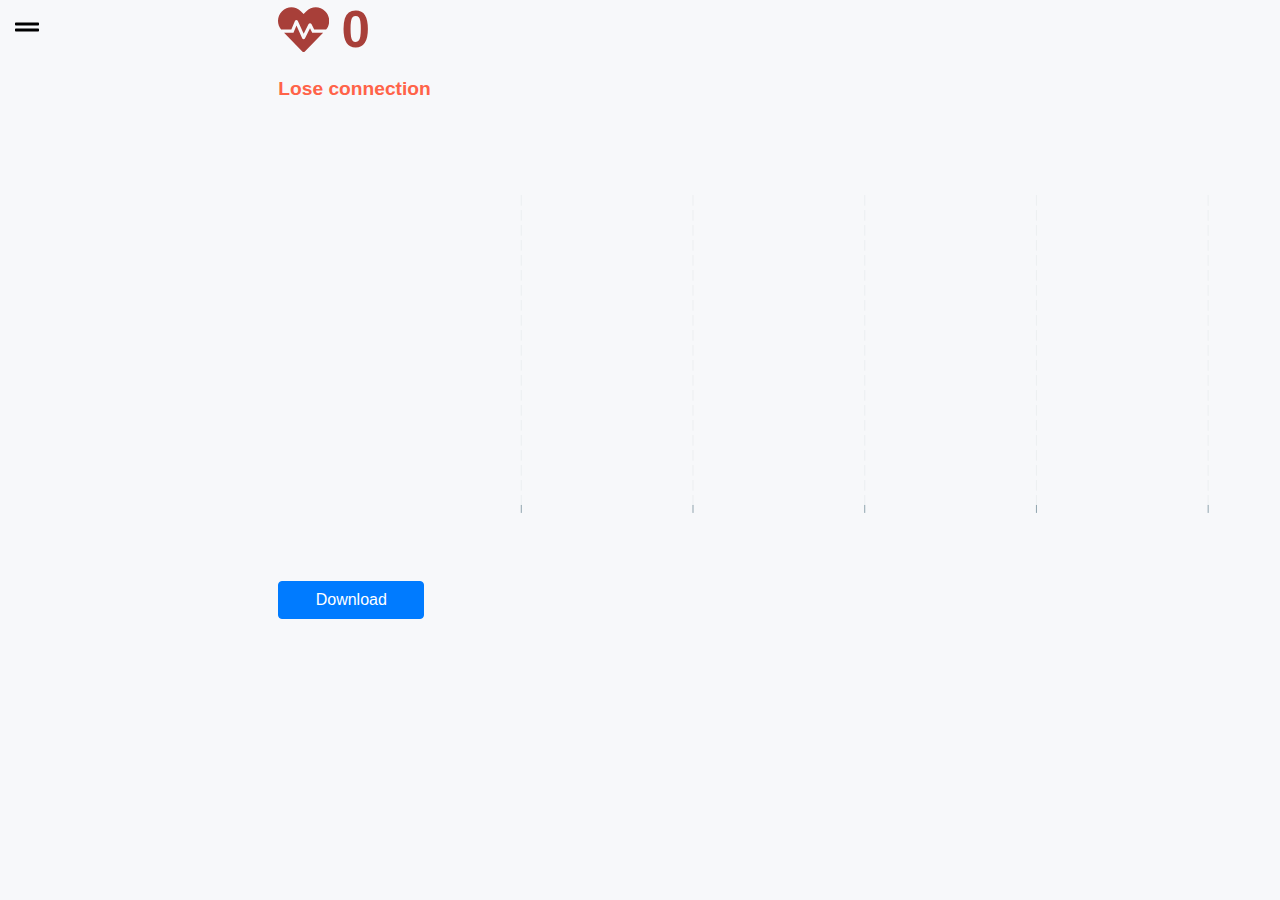
<file: heart-monitor/index.html>
<!doctype html><html lang="en"><head><meta charset="utf-8"/><link rel="shortcut icon" href="/favicon.ico"/><meta name="viewport" content="width=device-width,initial-scale=1"/><meta name="theme-color" content="#000000"/><link rel="manifest" href="manifest.json"/><title>React App</title><link href="static/css/2.714b1602.chunk.css" rel="stylesheet"><link href="static/css/main.5fd7aad8.chunk.css" rel="stylesheet"></head><body><noscript>You need to enable JavaScript to run this app.</noscript><div id="root"></div><script>!function(l){function e(e){for(var r,t,n=e[0],o=e[1],u=e[2],f=0,i=[];f<n.length;f++)t=n[f],p[t]&&i.push(p[t][0]),p[t]=0;for(r in o)Object.prototype.hasOwnProperty.call(o,r)&&(l[r]=o[r]);for(s&&s(e);i.length;)i.shift()();return c.push.apply(c,u||[]),a()}function a(){for(var e,r=0;r<c.length;r++){for(var t=c[r],n=!0,o=1;o<t.length;o++){var u=t[o];0!==p[u]&&(n=!1)}n&&(c.splice(r--,1),e=f(f.s=t[0]))}return e}var t={},p={1:0},c=[];function f(e){if(t[e])return t[e].exports;var r=t[e]={i:e,l:!1,exports:{}};return l[e].call(r.exports,r,r.exports,f),r.l=!0,r.exports}f.m=l,f.c=t,f.d=function(e,r,t){f.o(e,r)||Object.defineProperty(e,r,{enumerable:!0,get:t})},f.r=function(e){"undefined"!=typeof Symbol&&Symbol.toStringTag&&Object.defineProperty(e,Symbol.toStringTag,{value:"Module"}),Object.defineProperty(e,"__esModule",{value:!0})},f.t=function(r,e){if(1&e&&(r=f(r)),8&e)return r;if(4&e&&"object"==typeof r&&r&&r.__esModule)return r;var t=Object.create(null);if(f.r(t),Object.defineProperty(t,"default",{enumerable:!0,value:r}),2&e&&"string"!=typeof r)for(var n in r)f.d(t,n,function(e){return r[e]}.bind(null,n));return t},f.n=function(e){var r=e&&e.__esModule?function(){return e.default}:function(){return e};return f.d(r,"a",r),r},f.o=function(e,r){return Object.prototype.hasOwnProperty.call(e,r)},f.p="/";var r=window.webpackJsonp=window.webpackJsonp||[],n=r.push.bind(r);r.push=e,r=r.slice();for(var o=0;o<r.length;o++)e(r[o]);var s=n;a()}([])</script><script src="static/js/2.3e1be7ea.chunk.js"></script><script src="static/js/main.3d21f348.chunk.js"></script></body></html>
</file>
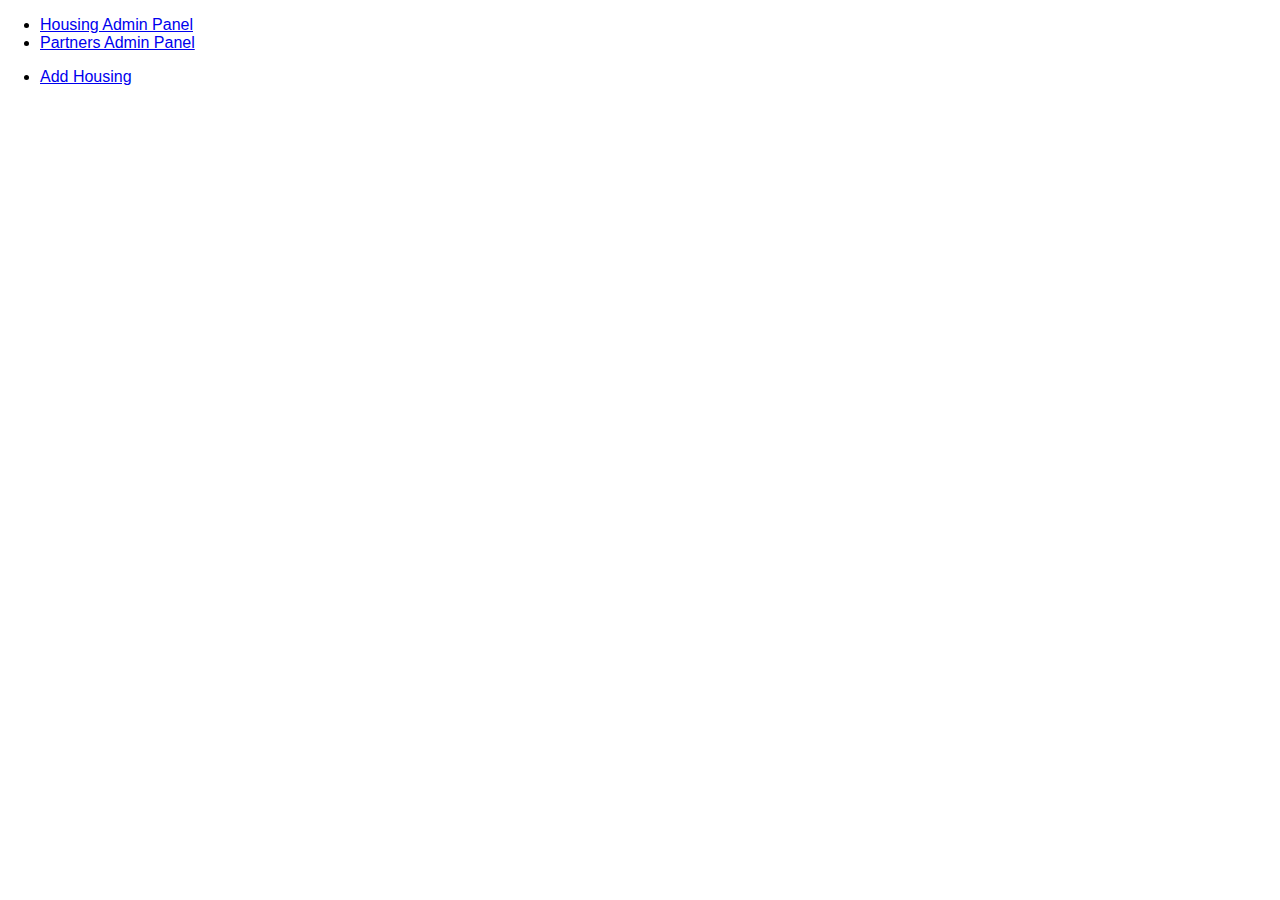
<file: pitbull-admin/index.html>
<!doctype html><html lang="en"><head><meta charset="utf-8"/><link rel="shortcut icon" href="favicon.ico"/><meta name="viewport" content="width=device-width,initial-scale=1,shrink-to-fit=no"/><meta name="theme-color" content="#000000"/><link rel="manifest" href="manifest.json"/><title>Admin Panel</title><link href="static/css/main.eedb6b28.chunk.css" rel="stylesheet"></head><body><noscript>You need to enable JavaScript to run this app.</noscript><div id="root"></div><script>!function(l){function e(e){for(var r,t,n=e[0],o=e[1],u=e[2],f=0,i=[];f<n.length;f++)t=n[f],p[t]&&i.push(p[t][0]),p[t]=0;for(r in o)Object.prototype.hasOwnProperty.call(o,r)&&(l[r]=o[r]);for(s&&s(e);i.length;)i.shift()();return c.push.apply(c,u||[]),a()}function a(){for(var e,r=0;r<c.length;r++){for(var t=c[r],n=!0,o=1;o<t.length;o++){var u=t[o];0!==p[u]&&(n=!1)}n&&(c.splice(r--,1),e=f(f.s=t[0]))}return e}var t={},p={1:0},c=[];function f(e){if(t[e])return t[e].exports;var r=t[e]={i:e,l:!1,exports:{}};return l[e].call(r.exports,r,r.exports,f),r.l=!0,r.exports}f.m=l,f.c=t,f.d=function(e,r,t){f.o(e,r)||Object.defineProperty(e,r,{enumerable:!0,get:t})},f.r=function(e){"undefined"!=typeof Symbol&&Symbol.toStringTag&&Object.defineProperty(e,Symbol.toStringTag,{value:"Module"}),Object.defineProperty(e,"__esModule",{value:!0})},f.t=function(r,e){if(1&e&&(r=f(r)),8&e)return r;if(4&e&&"object"==typeof r&&r&&r.__esModule)return r;var t=Object.create(null);if(f.r(t),Object.defineProperty(t,"default",{enumerable:!0,value:r}),2&e&&"string"!=typeof r)for(var n in r)f.d(t,n,function(e){return r[e]}.bind(null,n));return t},f.n=function(e){var r=e&&e.__esModule?function(){return e.default}:function(){return e};return f.d(r,"a",r),r},f.o=function(e,r){return Object.prototype.hasOwnProperty.call(e,r)},f.p="/";var r=window.webpackJsonp=window.webpackJsonp||[],n=r.push.bind(r);r.push=e,r=r.slice();for(var o=0;o<r.length;o++)e(r[o]);var s=n;a()}([])</script><script src="static/js/2.84c3f96a.chunk.js"></script><script src="static/js/main.46c895e9.chunk.js"></script></body></html>
</file>
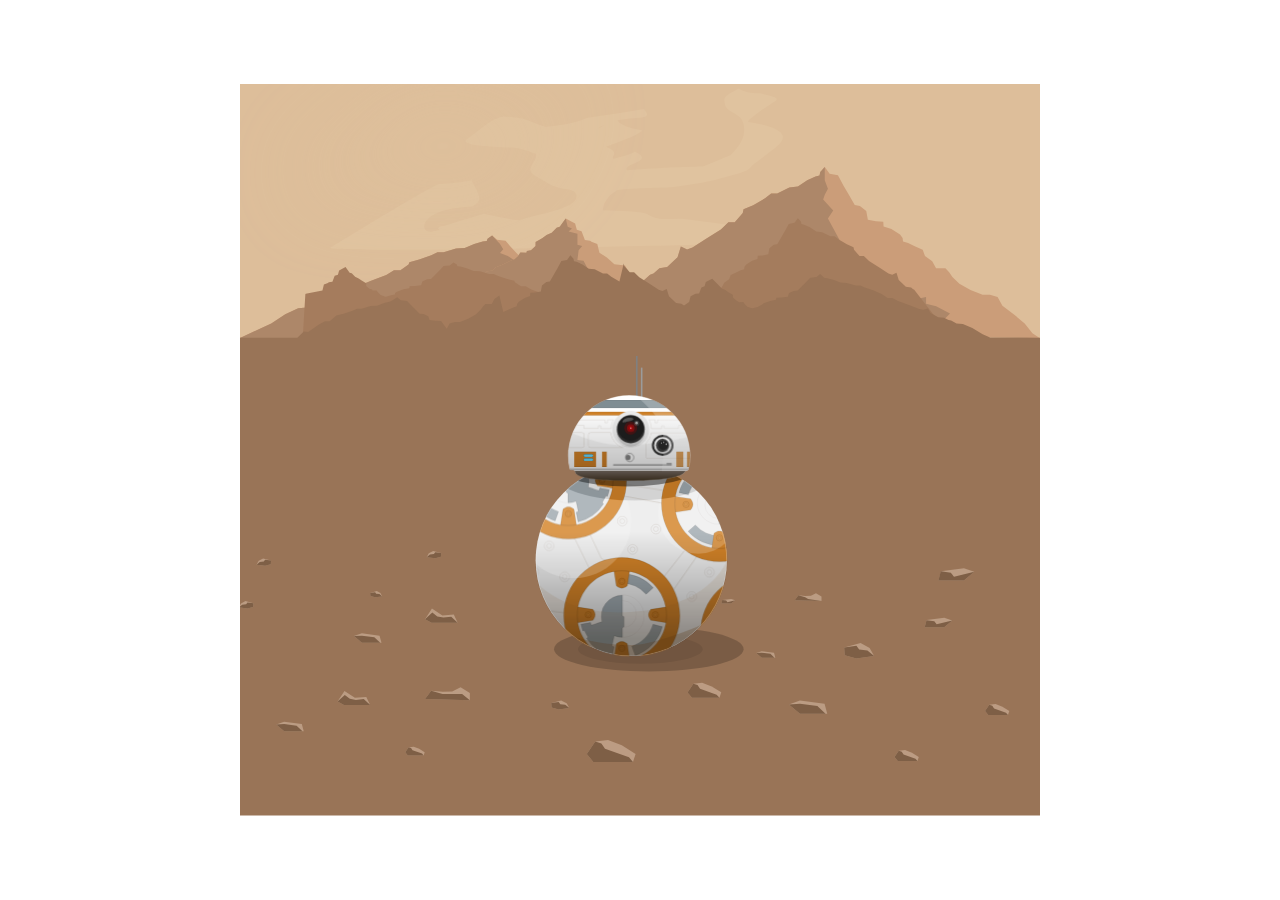
<file: svg_animation/index.html>
<!DOCTYPE html>
<html>

<head>
	<meta charset=utf-8>
	<title>svg_animation
	</title>

	<link rel=stylesheet type=text/css href=css/main.css>
</head>

<body>

<div id=frame><svg id=Слой_1 data-name="Слой 1" xmlns=http://www.w3.org/2000/svg xmlns:xlink=http://www.w3.org/1999/xlink viewbox="0 0 3447 3152"><defs>
	<style>
		.cls-1, .cls-33, .cls-72, .cls-78, .cls-84, .cls-85 {
			fill: #fff;
		}
		.cls-2 {
			fill: #ddbe9a;
		}
		.cls-3 {
			fill: #e0c39f;
		}
		.cls-4 {
			fill: #cb9d79;
		}
		.cls-5 {
			fill: #ad8769;
		}
		.cls-6 {
			fill: #ca9d79;
		}
		.cls-7 {
			fill: #a57c5d;
		}
		.cls-8 {
			fill: #a47c5d;
		}
		.cls-9 {
			fill: #997457;
		}
		.cls-10 {
			fill: #bb9c83;
		}
		.cls-11 {
			fill: #7e5f46;
		}
		.cls-12 {
			fill: #bc9c83;
		}
		.cls-13 {
			opacity: 0.2;
		}
		.cls-13, .cls-14, .cls-17, .cls-20, .cls-21, .cls-23, .cls-27, .cls-30, .cls-31, .cls-32, .cls-33, .cls-35, .cls-36, .cls-37, .cls-61, .cls-64, .cls-67, .cls-70, .cls-72, .cls-78, .cls-81, .cls-82, .cls-83, .cls-84, .cls-85 {
			isolation: isolate;
		}
		.cls-14 {
			opacity: 0.07;
		}
		.cls-15, .cls-37, .cls-56, .cls-82 {
			fill: #eee;
		}
		.cls-16 {
			mask: url(#mask);
		}
		.cls-17, .cls-19, .cls-20, .cls-21, .cls-22, .cls-23, .cls-26, .cls-27, .cls-50, .cls-51, .cls-55, .cls-59, .cls-61, .cls-66 {
			fill: none;
		}
		.cls-17, .cls-19, .cls-23, .cls-59, .cls-61 {
			stroke: #563402;
		}
		.cls-17, .cls-26, .cls-55 {
			stroke-width: 3px;
		}
		.cls-17 {
			opacity: 0.19;
		}
		.cls-18 {
			opacity: 0.22;
		}
		.cls-19 {
			stroke-width: 1.5px;
		}
		.cls-20, .cls-21, .cls-22, .cls-24, .cls-25, .cls-27, .cls-28, .cls-42, .cls-44, .cls-46, .cls-48, .cls-56 {
			stroke: #000;
		}
		.cls-20, .cls-59 {
			stroke-width: 4px;
		}
		.cls-20, .cls-21 {
			opacity: 0.3;
		}
		.cls-21 {
			stroke-width: 7px;
		}
		.cls-22, .cls-24, .cls-28 {
			stroke-opacity: 0.5;
		}
		.cls-23 {
			opacity: 0.19;
		}
		.cls-24 {
			fill: #9fa9af;
		}
		.cls-25, .cls-28, .cls-42 {
			fill: #d38328;
		}
		.cls-25 {
			stroke-opacity: 0.5;
		}
		.cls-26 {
			stroke: #b26712;
		}
		.cls-27 {
			opacity: 0.33;
		}
		.cls-29 {
			mask: url(#mask-2);
		}
		.cls-30 {
			fill: #a96b29;
			opacity: 0.1;
		}
		.cls-31 {
			fill: #945e25;
			opacity: 0.28;
		}
		.cls-32 {
			opacity: 0.4;
			fill: url(#Безымянный_градиент);
		}
		.cls-33 {
			opacity: 0.18;
		}
		.cls-34 {
			mask: url(#mask-3);
		}
		.cls-35 {
			opacity: 0.11;
		}
		.cls-36 {
			opacity: 0.43;
		}
		.cls-37 {
			opacity: 0.01;
		}
		.cls-38 {
			fill: #9b9b9b;
		}
		.cls-39 {
			fill: gray;
		}
		.cls-40 {
			mask: url(#mask-4);
		}
		.cls-41 {
			mask: url(#mask-5);
		}
		.cls-42, .cls-48 {
			stroke-opacity: 0.25;
		}
		.cls-42, .cls-44, .cls-46, .cls-48, .cls-61 {
			stroke-width: 2px;
		}
		.cls-43 {
			mask: url(#mask-6);
		}
		.cls-44 {
			fill: #3291b1;
		}
		.cls-44, .cls-46 {
			stroke-opacity: 0.2;
		}
		.cls-45 {
			mask: url(#mask-7);
		}
		.cls-46 {
			fill: #70ddff;
		}
		.cls-47 {
			mask: url(#mask-10);
		}
		.cls-48 {
			fill: #7f8d93;
		}
		.cls-49 {
			mask: url(#mask-11);
		}
		.cls-50 {
			stroke: #bdbdbd;
		}
		.cls-50, .cls-51 {
			stroke-linecap: square;
			stroke-width: 5px;
		}
		.cls-51 {
			stroke: #979797;
		}
		.cls-52 {
			fill: #979797;
		}
		.cls-53 {
			fill: url(#Безымянный_градиент_2);
		}
		.cls-54 {
			fill: #878787;
		}
		.cls-55 {
			stroke: #8f8f8f;
		}
		.cls-56 {
			stroke-opacity: 0.05;
			stroke-width: 1.76px;
		}
		.cls-57, .cls-61 {
			opacity: 0.17;
		}
		.cls-58 {
			mask: url(#mask-12);
		}
		.cls-60 {
			mask: url(#mask-13);
		}
		.cls-62 {
			mask: url(#mask-14);
		}
		.cls-63 {
			mask: url(#mask-15);
		}
		.cls-64, .cls-65 {
			fill: #2f2f2f;
		}
		.cls-64 {
			opacity: 0.16;
		}
		.cls-66 {
			stroke: #2f2f2f;
			stroke-width: 8.8px;
		}
		.cls-67, .cls-68 {
			fill: #2e2e2e;
		}
		.cls-67 {
			opacity: 0.15;
		}
		.cls-69 {
			mask: url(#mask-16);
		}
		.cls-70 {
			opacity: 0.05;
		}
		.cls-71 {
			mask: url(#mask-17);
		}
		.cls-72 {
			opacity: 0.23;
		}
		.cls-73 {
			opacity: 0.25;
		}
		.cls-74 {
			fill: url(#Безымянный_градиент_3);
		}
		.cls-75 {
			fill: #484848;
		}
		.cls-76 {
			fill: #333;
		}
		.cls-77 {
			fill: #232323;
		}
		.cls-78 {
			opacity: 0.68;
		}
		.cls-79 {
			fill: #1c1c1c;
		}
		.cls-80 {
			fill: #411414;
		}
		.cls-81 {
			fill: #ff0006;
			opacity: 0.32;
		}
		.cls-82 {
			opacity: 0.78;
		}
		.cls-83 {
			fill: #f2f2f2;
			opacity: 0.26;
		}
		.cls-84 {
			opacity: 0.58;
		}
		.cls-85 {
			opacity: 0.13;
		}

	</style><mask id=mask x=784.72 y=1168.38 width=1701 height=1442.41 maskunits=userSpaceOnUse><g id=c><circle id=b class=cls-1 cx=1686 cy=2052 r=412></circle></g></mask><mask id=mask-2 x=1191 y=1600 width=957 height=905.49 maskunits=userSpaceOnUse><g id=e><circle id=d class=cls-1 cx=1686 cy=2052 r=412></circle></g></mask>
	<lineargradient id=Безымянный_градиент data-name="Безымянный градиент" x1=1497.84 y1=1798.13 x2=1497.84 y2=1797.62 gradienttransform="matrix(905.49, 0, 0, -905.49, -1354619.37, 1630115.14)" gradientunits=userSpaceOnUse><stop offset=0 stop-opacity=0></stop><stop offset=1></stop></lineargradient><mask id=mask-3 x=1274 y=1496.35 width=824 height=967.65 maskunits=userSpaceOnUse><g id=h><circle id=g class=cls-1 cx=1686 cy=2052 r=412></circle></g></mask><mask id=mask-4 x=1165 y=1340 width=1216 height=430 maskunits=userSpaceOnUse><g id=j>

	<path id=i class=cls-1 d=M1677,1710.68c244.5,0,241.81-41.64,241.81-41.64s13.63-2.92,14.68-7.16a256.85,256.85,0,0,0,7.51-61.83c0-143.62-118.2-260-264-260s-264,116.43-264,260a257,257,0,0,0,7.41,61.41c1.76,7.18,19.33.65,21.68,7.58S1432.5,1710.68,1677,1710.68Z></path></g></mask><mask id=mask-5 x=1167 y=1583 width=1176 height=68 maskunits=userSpaceOnUse><g id=l>

	<polygon id=k class=cls-1 points="1168 1584 2342 1584 2342 1650 1168 1650 1168 1584"></polygon></g></mask><mask id=mask-6 x=1479 y=1594 width=44 height=14 maskunits=userSpaceOnUse><g id=n>

	<path id=m class=cls-1 d=M1486,1595h30a6,6,0,0,1,6,6h0a6,6,0,0,1-6,6h-30a6,6,0,0,1-6-6h0A6,6,0,0,1,1486,1595Z></path></g></mask><mask id=mask-7 x=1479 y=1612 width=44 height=14 maskunits=userSpaceOnUse><g id=p>

	<path id=o class=cls-1 d=M1486,1613h30a6,6,0,0,1,6,6h0a6,6,0,0,1-6,6h-30a6,6,0,0,1-6-6h0A6,6,0,0,1,1486,1613Z></path></g></mask><mask id=mask-10 x=1267 y=1360 width=886 height=38 maskunits=userSpaceOnUse><g id=v>

	<polygon id=u class=cls-1 points="1268 1361 2152 1361 2152 1397 1268 1397 1268 1361"></polygon></g></mask><mask id=mask-11 x=1206 y=1411 width=1062 height=18 maskunits=userSpaceOnUse><g id=x>

	<polygon id=w class=cls-1 points="1207 1412 2267 1412 2267 1428 1207 1428 1207 1412"></polygon></g></mask>
	<lineargradient id=Безымянный_градиент_2 data-name="Безымянный градиент 2" x1=1498.27 y1=1810.16 x2=1498.27 y2=1809.54 gradienttransform="matrix(1216, 0, 0, -103, -1820120, 188113)" gradientunits=userSpaceOnUse><stop offset=0 stop-color=#7f7268></stop><stop offset=1 stop-color=#35240b></stop></lineargradient><mask id=mask-12 x=1498 y=1499 width=157.48 height=71 maskunits=userSpaceOnUse><g id=A>

	<path id=z class=cls-1 d=M1598,1501h-88a10,10,0,0,0-10,10v47a10,10,0,0,0,10,10h145A78.28,78.28,0,0,1,1598,1501Z></path></g></mask><mask id=mask-13 x=1134.67 y=1499 width=351.28 height=71 maskunits=userSpaceOnUse><g id=C-2 data-name=C>

	<path id=B-2 data-name=B class=cls-1 d=M1196,1501h278a10,10,0,0,1,10,10v47a10,10,0,0,1-10,10H1139Z></path></g></mask><mask id=mask-14 x=1746 y=1500 width=219 height=117 maskunits=userSpaceOnUse><g id=E-2 data-name=E>

	<path id=D-2 data-name=D class=cls-1 d=M1771.24,1502H1953a10,10,0,0,1,10,10v93a10,10,0,0,1-10,10H1758a10,10,0,0,1-10-10v-57.12A77.94,77.94,0,0,0,1771.24,1502Z></path></g></mask><mask id=mask-15 x=1986 y=1500 width=219 height=117 maskunits=userSpaceOnUse><g id=G-2 data-name=G>

	<path id=F class=cls-1 d=M2179.76,1502H1998a10,10,0,0,0-10,10v93a10,10,0,0,0,10,10h195a10,10,0,0,0,10-10v-57.12A77.94,77.94,0,0,1,2179.76,1502Z></path></g></mask><mask id=mask-16 x=1413 y=1340 width=528 height=370.68 maskunits=userSpaceOnUse><g id=I-2 data-name=I>

	<path id=H-2 data-name=H class=cls-1 d=M1677,1710.68c244.5,0,241.81-41.64,241.81-41.64s13.63-2.92,14.68-7.16a256.85,256.85,0,0,0,7.51-61.83c0-143.62-118.2-260-264-260s-264,116.43-264,260a257,257,0,0,0,7.41,61.41c1.76,7.18,19.33.65,21.68,7.58S1432.5,1710.68,1677,1710.68Z></path></g></mask><mask id=mask-17 x=1413 y=1248 width=582 height=462.68 maskunits=userSpaceOnUse><g id=K-2 data-name=K>

	<path id=J-2 data-name=J class=cls-1 d=M1677,1710.68c244.5,0,241.81-41.64,241.81-41.64s13.63-2.92,14.68-7.16a256.85,256.85,0,0,0,7.51-61.83c0-143.62-118.2-260-264-260s-264,116.43-264,260a257,257,0,0,0,7.41,61.41c1.76,7.18,19.33.65,21.68,7.58S1432.5,1710.68,1677,1710.68Z></path></g></mask>
	<lineargradient id=Безымянный_градиент_3 data-name="Безымянный градиент 3" x1=1496.66 y1=1800.52 x2=1496.66 y2=1799.66 gradienttransform="matrix(528, 0, 0, -370.68, -788561.46, 668812.38)" xlink:href=#Безымянный_градиент></lineargradient></defs>
	<title>robot
	</title><g><g id=background>

		<polygon id=a-2 data-name=a class=cls-2 points="0 0 3447 0 3447 1094 0 1094 0 0"></polygon></g>

		<path id=cloud class=cls-3 d=M392.65,703.6c5.53-1.63,467.29-289.8,472-272.69,151.16-11.7,140.11-20.13,132.65-22.1,5.69,19.3,9.76,23.26,12.28,28.08,6.12,11.76,13.34,23.19,17.1,35.91,2.88,9.72,6.75,21.13,2.47,30.32-5.27,11.34-18.13,17.29-28.11,24.82-244,9.91-228.59,120.54-173.08,107.59,74.86-17.46,3.23,2.76,32.23-19.92,34.52-7.54,59.72-17.25,85.55-24.93,71.23-21.29,88.46-26.78,105.89-31.47,76.05,17.48,113.3,22.95,150.57,28.16,76.19-27.54,260.21-48.93,247.24-109.64-5.18-24.21-50.42-24.23-62-27.06-44.6-10.86-46.6-14.13-91.71-41-13-7.75-27.37-14.09-38.08-24.82-24.25-24.31,27.86-57.59,16.26-84-49.25-18.69-77-25.87-105.17-27.49-243.63-4-192.66-33.63-190.91-34.93,26.51-19.73,52.25-40.48,78.75-60.22,9.35-7,18.73-14,28.76-19.92,33.36-14.42,43.06-17.1,52.93-17.78,84.83,3.77,101.12,16.37,119.27,23.5,18.63,7.33,37.35,14.64,56.67,19.84,134.28-11.4,157.51-31,185.45-38.9,159.3-21.41,199.76-30,240.53-36.73,59.78,66.76-91,9.14-200.18,84.32,10.41-2.59,21.44-12.49,33.64-20.66,14.71-9.86,29.75-19.22,45-28.3,19.75,27.71,5.24,18.85,45.41,39.55,45.92,14.67,58.56,14.35,70.62,17.11-16.85,14.8-37.76,23.9-58.73,32.63-32.53,13.54-66,24.77-98.67,37.91,66.92,26.64,14.25,44.71,33.77,50.95,82.85-18.52,84.9-29.08,91.52-29.39C1748,315,1731.32,323.49,1716,334.1c-16.78,11.61-58.85,19.28-48.75,37,216.21-15.05,271.62-14.1,326.94-15.66,45.25-16.46,81.23-34.9,119.09-48.59,56.16-54.78,64.78-95.56,56.29-134.49-10.06-46.13-56.42-42.37-77.32-75.44-1.94-3.08-8.46-31-3.63-37.52,6.77-9.13,16.79-15.43,26.24-21.72,10.88-7.25,23.3-11.9,34.45-18.72,18.85,16.5,55,19.23,91.2,20.92,90.41,19,75.93,26.43,63.06,35.44-20.06,14.06-41.11,26.69-61.05,40.94-12.93,9.24-25.69,18.82-37.49,29.49-5.74,5.19-16.48,10.27-14.85,17.84,202,31.07,152.27,83.29,114.1,113.42-30,23.69-61.49,45.49-91.42,69.28-9.8,7.79-16.31,20.14-27.66,25.38-27.82,12.84-58.08,19.6-87.59,27.82-33.7,9.39-67.56,18.44-101.92,25-45,8.55-90.44,13.95-135.76,20.23-234.64,6.2-234.91,12.44-237.78,14.82-21.18,14-27.2,19.8-32.91,25.8-12.21,17.35-16.43,23.95-19.56,31.07-5.41,20.2-8,25.87-4.8,27.19,189.08,3.89,188.92,16.3,196.28,20.77,46.36,28.16,91.24,13.89,143.83,16.41,622.55,78.83,92.83,25.57,222.87,24.37,7.7-.07,10,19.92,10.14,20.37,25.81,65.3,3.55,35.28,32.65,51.19,528,6.4-1887.9,59.21-1778,26.87Z></path>
		<path id=cloud2 class=cls-3 d=M392.65,703.6c5.53-1.63,467.29-289.8,472-272.69,151.16-11.7,140.11-20.13,132.65-22.1,5.69,19.3,9.76,23.26,12.28,28.08,6.12,11.76,13.34,23.19,17.1,35.91,2.88,9.72,6.75,21.13,2.47,30.32-5.27,11.34-18.13,17.29-28.11,24.82-244,9.91-228.59,120.54-173.08,107.59,74.86-17.46,3.23,2.76,32.23-19.92,34.52-7.54,59.72-17.25,85.55-24.93,71.23-21.29,88.46-26.78,105.89-31.47,76.05,17.48,113.3,22.95,150.57,28.16,76.19-27.54,260.21-48.93,247.24-109.64-5.18-24.21-50.42-24.23-62-27.06-44.6-10.86-46.6-14.13-91.71-41-13-7.75-27.37-14.09-38.08-24.82-24.25-24.31,27.86-57.59,16.26-84-49.25-18.69-77-25.87-105.17-27.49-243.63-4-192.66-33.63-190.91-34.93,26.51-19.73,52.25-40.48,78.75-60.22,9.35-7,18.73-14,28.76-19.92,33.36-14.42,43.06-17.1,52.93-17.78,84.83,3.77,101.12,16.37,119.27,23.5,18.63,7.33,37.35,14.64,56.67,19.84,134.28-11.4,157.51-31,185.45-38.9,159.3-21.41,199.76-30,240.53-36.73,59.78,66.76-91,9.14-200.18,84.32,10.41-2.59,21.44-12.49,33.64-20.66,14.71-9.86,29.75-19.22,45-28.3,19.75,27.71,5.24,18.85,45.41,39.55,45.92,14.67,58.56,14.35,70.62,17.11-16.85,14.8-37.76,23.9-58.73,32.63-32.53,13.54-66,24.77-98.67,37.91,66.92,26.64,14.25,44.71,33.77,50.95,82.85-18.52,84.9-29.08,91.52-29.39C1748,315,1731.32,323.49,1716,334.1c-16.78,11.61-58.85,19.28-48.75,37,216.21-15.05,271.62-14.1,326.94-15.66,45.25-16.46,81.23-34.9,119.09-48.59,56.16-54.78,64.78-95.56,56.29-134.49-10.06-46.13-56.42-42.37-77.32-75.44-1.94-3.08-8.46-31-3.63-37.52,6.77-9.13,16.79-15.43,26.24-21.72,10.88-7.25,23.3-11.9,34.45-18.72,18.85,16.5,55,19.23,91.2,20.92,90.41,19,75.93,26.43,63.06,35.44-20.06,14.06-41.11,26.69-61.05,40.94-12.93,9.24-25.69,18.82-37.49,29.49-5.74,5.19-16.48,10.27-14.85,17.84,202,31.07,152.27,83.29,114.1,113.42-30,23.69-61.49,45.49-91.42,69.28-9.8,7.79-16.31,20.14-27.66,25.38-27.82,12.84-58.08,19.6-87.59,27.82-33.7,9.39-67.56,18.44-101.92,25-45,8.55-90.44,13.95-135.76,20.23-234.64,6.2-234.91,12.44-237.78,14.82-21.18,14-27.2,19.8-32.91,25.8-12.21,17.35-16.43,23.95-19.56,31.07-5.41,20.2-8,25.87-4.8,27.19,189.08,3.89,188.92,16.3,196.28,20.77,46.36,28.16,91.24,13.89,143.83,16.41,622.55,78.83,92.83,25.57,222.87,24.37,7.7-.07,10,19.92,10.14,20.37,25.81,65.3,3.55,35.28,32.65,51.19,528,6.4-1887.9,59.21-1778,26.87Z></path>

		<g id=ground><g>

			<polygon class=cls-4 points="0 1093.89 134.71 1031.45 195.17 992.1 250.73 966.2 287.62 963.25 319.26 945.4 334.39 942.18 360.73 927.86 394.64 924.47 440.12 898.14 454.58 868.82 481.79 877.43 505.83 872 562.09 848.97 630.41 822.86 663.43 803.02 691.26 803.02 726.41 778.12 729.67 767.91 772.32 756.61 824.35 738.02 851.06 725.15 877.64 725.15 930.89 708.56 968.34 706.32 1009.34 689.24 1045.94 678.91 1063.22 676.39 1066.55 666.5 1086.21 653 1107.65 671.4 1144.17 675.78 1168.05 703.22 1190.11 726.65 1217.85 756.33 1240.54 758.69 1268.44 772.44 1275.41 796.33 1311.02 800.55 1343.1 801.79 1344.42 814.59 1378.8 821.72 1416.65 836.66 1427.96 845.57 1429.83 855.05 1452.15 859.64 1481.25 867.97 1516.04 877.69 1526.27 894.71 1557.89 908.95 1574.84 928.21 1615.86 928.21 1632.36 939.07 1646.51 951.86 1677.31 970.37 1726.1 987.06 1779.15 999.91 1811.58 999.91 1844.98 1005.85 1866.14 1029.95 1919.79 1055.09 1963.83 1077.88 1997.85 1104.37 2031 1118 0 1093.89 0 1093.89"></polygon>

			<polygon class=cls-5 points="0 1093.94 134.72 1031.5 195.19 992.15 250.75 966.24 287.65 963.29 319.29 945.44 334.42 942.22 360.76 927.89 394.67 924.51 440.16 898.17 454.62 868.85 481.83 877.46 505.88 872.03 562.13 848.99 630.46 822.88 663.49 803.04 691.32 803.04 726.47 778.13 729.73 767.92 772.39 756.62 824.42 738.03 851.13 725.16 877.71 725.16 930.97 708.57 968.42 706.33 1009.43 689.24 1046.03 678.91 1063.31 676.39 1066.64 666.5 1086.3 653 1120.29 689.24 1134.18 712.15 1120.29 728.43 1154.04 741.15 1198.11 771.29 1174.95 792.94 1241.88 810.43 1232.37 822.55 1326.24 848.99 1419.7 872.03 1387.56 891.79 1452.36 904.32 1473.27 914.68 1473.27 942.22 1507.55 955.13 1476.77 963.29 1526.68 966.24 1514.25 983.05 1532.65 976.44 1562.21 992.14 1571.95 1013.94 1531.07 1005.89 1531.07 1024.34 1575.27 1031.5 1636.14 1050.81 1602.74 1071.65 1668.8 1088.47 1689 1114 0 1093.94"></polygon></g><g>

			<polygon class=cls-6 points="1879.42 981.48 1811.62 950.09 1815.19 894.7 1718.96 882.16 1685.57 827.89 1659.03 782.03 1613.1 776.91 1580.65 747.93 1548.67 726.58 1539.49 689.65 1514.28 680.11 1508.7 674.89 1485.99 672.14 1471.58 634.94 1451.31 627.59 1443.93 600.9 1403.48 579.51 1377.76 614.99 1364.49 619.18 1343.29 640.76 1321.18 651.03 1302.23 664.7 1273.78 681.13 1273.49 697.96 1253.92 715.95 1236.21 719.94 1234.04 727.13 1208.26 726.23 1197.47 741.77 1183.11 755.43 1164.86 761.8 1127.85 779.8 1101.87 789.79 1085.58 804.34 1064.66 807.07 1033.73 839.6 980.03 871.73 938.14 891.34 903.61 946.86 875.37 984.73 1879.42 981.48"></polygon>

			<polygon class=cls-5 points="1403.48 579.52 1377.75 614.99 1364.49 619.18 1343.29 640.76 1321.18 651.03 1302.23 664.71 1273.78 681.13 1273.49 697.96 1253.92 715.95 1236.2 719.94 1234.04 727.14 1208.26 726.23 1197.47 741.77 1183.11 755.43 1164.86 761.8 1127.85 779.8 1101.86 789.79 1085.57 804.34 1064.66 807.07 1033.73 839.6 980.02 871.73 938.13 891.34 903.61 946.86 875.37 984.74 1683.75 982.11 1643.95 902.9 1606.21 888.16 1585.08 839.6 1538.97 816.13 1499.98 798.85 1480.15 761.8 1453.85 758.5 1459.08 715.96 1474.44 697.96 1453.85 692.35 1453.85 645.65 1415.79 636.08 1430.4 622.56 1411.83 614.99 1403.48 579.52"></polygon></g><g>

			<polygon class=cls-4 points="1453.43 1057.11 1585.66 958.04 1644.99 895.59 1699.53 854.49 1735.74 849.81 1766.79 821.49 1781.64 816.38 1807.5 793.65 1840.77 788.28 1885.42 746.49 1899.61 699.97 1926.31 713.63 1949.91 705.02 2005.13 668.47 2072.18 627.04 2104.6 595.56 2131.91 595.56 2166.41 556.04 2169.61 539.84 2211.48 521.91 2262.55 492.42 2288.76 472 2314.85 472 2367.12 445.68 2403.87 442.11 2444.12 415 2480.04 398.61 2496.99 394.62 2500.26 378.92 2519.56 357.5 2540.6 386.69 2576.45 393.66 2599.89 437.19 2621.54 474.38 2648.77 521.47 2671.04 525.22 2698.42 547.04 2705.26 584.94 2740.21 591.64 2771.7 593.62 2772.99 613.92 2806.74 625.23 2843.89 648.93 2854.98 663.08 2856.83 678.13 2878.74 685.41 2907.29 698.62 2941.45 714.05 2951.48 741.05 2982.52 763.65 2999.15 794.21 3039.42 794.21 3055.61 811.44 3069.5 831.74 3099.73 861.12 3147.61 887.59 3199.69 908 3231.52 908 3264.3 917.41 3285.07 955.66 3337.73 995.54 3380.96 1031.7 3414.35 1073.74 3446.88 1095.37 1453.43 1057.11 1453.43 1057.11"></polygon>

			<polygon class=cls-5 points="1453.43 1057.11 1585.66 958.04 1644.99 895.59 1699.53 854.49 1735.74 849.81 1766.79 821.49 1781.64 816.38 1807.5 793.65 1840.77 788.28 1885.42 746.49 1899.61 699.97 1926.31 713.63 1949.91 705.02 2005.13 668.47 2072.19 627.04 2104.6 595.56 2131.92 595.56 2166.41 556.04 2169.61 539.84 2211.48 521.91 2262.55 492.42 2288.76 472 2314.85 472 2367.12 445.68 2403.87 442.11 2444.12 415 2480.04 398.61 2496.99 394.62 2500.26 378.92 2519.56 357.5 2519.56 415 2533.2 451.35 2519.56 477.19 2512.67 497.36 2555.92 545.19 2533.19 579.53 2581.63 668.47 2599.98 705.02 2568.43 736.37 2632.03 756.25 2652.55 772.68 2652.55 816.38 2686.19 836.86 2769.38 849.81 2818.36 854.49 2806.16 881.16 2857.57 870.67 2886.57 895.6 2896.14 930.18 2956.06 917.4 2956.06 946.67 2999.44 958.04 3059.18 988.66 3026.4 1021.74 3091.23 1048.42 3111.06 1088.93 1453.43 1057.11"></polygon></g>

			<polygon class=cls-7 points="1719 1071.12 1619.88 1028.33 1575.39 1001.36 1534.51 983.61 1507.36 981.59 1484.09 969.36 1472.95 967.15 1453.57 957.34 1428.62 955.02 1395.15 936.97 1384.52 916.88 1364.5 922.78 1346.8 919.06 1305.41 903.27 1255.14 885.38 1230.84 871.78 1210.36 871.78 1184.5 854.72 1182.1 847.72 1150.72 839.97 1112.43 827.24 1092.78 818.42 1073.22 818.42 1034.04 807.05 1006.49 805.51 976.31 793.8 949.38 786.72 936.67 785 934.22 778.22 919.75 768.97 903.98 781.58 877.1 784.58 859.53 803.38 843.3 819.45 822.89 839.78 806.19 841.41 785.66 850.83 780.54 867.2 754.34 870.09 730.73 870.95 729.76 879.72 704.46 884.6 676.61 894.84 668.29 900.95 666.91 907.45 650.49 910.59 629.08 916.3 625.59 917.21 618.3 913.66 605.79 909.29 595.95 899.92 588.55 889.26 570.88 889.89 569.4 884.95 557.25 882.22 543.84 869.88 543.64 858.34 524.13 847.07 511.14 837.7 495.99 830.66 481.46 815.86 472.37 812.99 454.73 788.66 427.01 803.33 421.95 821.62 408.05 826.66 398.18 852.17 382.61 854.06 378.79 857.64 361.5 864.19 355.21 889.51 283.29 904.15 281.54 905.72 271.74 1071.13 1719 1071.12"></polygon>

			<polygon class=cls-8 points="2794.57 1067.65 3043.76 1064.89 2903.3 884.14 2901.54 885.71 2891.74 877.09 2868.93 873.41 2838.33 844.75 2828.6 812.85 2810.3 822.22 2794.12 816.31 2756.27 791.25 2710.31 762.84 2688.09 741.25 2669.37 741.25 2645.72 714.15 2643.52 703.04 2614.83 690.74 2579.82 670.52 2561.86 656.51 2543.97 656.51 2508.14 638.46 2482.95 636.02 2455.36 617.43 2430.74 606.19 2419.12 603.45 2416.88 592.69 2403.65 578 2389.22 598.02 2364.65 602.79 2348.59 632.65 2333.74 658.15 2315.08 690.44 2299.81 693.01 2281.04 707.97 2276.36 733.96 2252.4 738.56 2230.82 739.91 2229.93 753.84 2206.8 761.59 2181.33 777.85 2173.73 787.55 2172.46 797.87 2157.45 802.86 2137.87 811.92 2114.46 822.5 2107.58 841.02 2086.31 856.52 2074.9 877.47 2047.31 877.47 2036.2 889.29 2026.68 903.21 2005.96 923.36 1973.14 941.51 1937.44 955.5 1915.63 955.5 1893.16 961.96 1878.92 988.19 1842.82 1015.54 1813.19 1040.34 1790.31 1069.17 1768 1084 2803.81 1064.11 2794.57 1067.65"></polygon>

			<polygon class=cls-9 points="866.27 1020.94 842.66 1020.09 816.46 1017.19 811.34 1000.83 790.81 991.4 774.11 989.78 753.7 969.44 737.47 953.38 719.9 934.58 693.02 931.57 677.25 918.97 662.78 928.22 647.62 936.72 620.69 943.8 590.51 955.5 562.96 957.04 523.78 968.41 504.22 968.41 484.57 977.24 446.28 989.97 414.9 997.72 386.64 1021.78 366.16 1021.78 341.86 1035.38 293.6 1068.33 274.85 1066.7 246.98 1093 0 1093 0 3152 3447 3152 3447 1093 3231.98 1092.19 3199.88 1078.33 3155.39 1051.36 3114.51 1033.61 3087.36 1031.59 3064.08 1019.36 3052.95 1017.15 3033.57 1007.34 3008.62 1005.02 2975.15 986.97 2964.51 966.88 2944.49 972.78 2926.8 969.06 2885.41 953.27 2835.14 935.38 2810.84 921.78 2790.36 921.78 2764.5 904.72 2730.72 889.97 2692.43 877.24 2672.78 868.42 2653.22 868.42 2614.04 857.05 2586.49 855.51 2556.31 843.8 2529.38 836.72 2516.67 835 2499.75 818.97 2483.98 831.58 2457.1 834.58 2439.53 853.38 2423.3 869.45 2402.89 889.78 2386.19 891.41 2365.66 900.83 2360.54 917.2 2334.34 920.09 2310.73 920.95 2309.76 929.72 2284.47 934.6 2256.61 944.84 2248.3 950.95 2230.49 960.59 2209.08 966.3 2198.3 963.66 2185.79 959.29 2175.95 949.92 2168.55 939.26 2150.88 939.89 2137.25 932.22 2123.84 919.88 2123.64 908.34 2104.14 897.07 2091.15 887.7 2075.99 880.66 2061.46 865.86 2034.73 838.66 2007.01 853.33 2001.95 871.62 1988.05 876.66 1978.18 902.17 1962.61 904.06 1941.51 914.19 1935.21 939.51 1913.3 954.15 1901.74 947.1 1878.93 943.42 1848.33 914.76 1838.6 882.86 1820.3 892.23 1804.12 886.32 1766.27 861.25 1720.31 832.85 1698.09 811.26 1679.37 811.26 1655.72 784.16 1653.52 773.05 1634.83 850.75 1599.82 830.53 1581.86 816.52 1563.97 816.52 1528.14 798.47 1502.95 796.03 1475.36 777.44 1450.74 766.2 1439.12 763.46 1436.88 752.7 1423.65 738.01 1409.22 758.03 1384.65 762.8 1368.59 792.65 1353.74 818.16 1335.08 850.45 1319.81 853.02 1301.04 867.98 1296.36 893.97 1272.4 898.57 1250.81 899.92 1249.93 913.85 1226.8 921.6 1201.33 937.86 1193.72 947.56 1192.46 957.88 1177.44 962.87 1157.87 971.93 1134.46 982.51 1117.58 911.03 1096.31 926.53 1084.9 947.48 1057.3 947.48 1046.2 959.29 1036.68 973.21 1015.96 993.36 983.14 1011.51 947.44 1025.5 925.63 1025.5 903.15 1031.96 890.83 1054.67 866.27 1020.94"></polygon></g><g id=stones >
			<animateTransform attributeName="transform" type="translate"
							  from="-800 0" to="800 0" dur="0.3s" repeatCount="indefinite" />
			<g>

				<polyline class=cls-10 points="264.91 2069.42 266 2052.96 231.57 2044 212.67 2054.06 203.11 2071.15 240.04 2075.91"></polyline>

				<polyline class=cls-11 points="264.91 2069.42 266 2052.96 240.26 2049.58 234.61 2057.44 217.45 2059.45 203.33 2071.34 240.26 2075.91"></polyline></g><g>

			<polyline class=cls-10 points="61.91 2899.42 63 2882.96 28.57 2874 9.67 2884.06 0.11 2901.15 37.04 2905.91"></polyline>

			<polyline class=cls-11 points="61.91 2899.42 63 2882.96 37.26 2879.58 31.61 2887.44 14.45 2889.45 0.33 2901.34 37.26 2905.91"></polyline></g><g>

			<polyline class=cls-10 points="997.91 2037.42 999 2020.96 964.57 2012 945.67 2022.06 936.11 2039.15 973.04 2043.91"></polyline>

			<polyline class=cls-11 points="997.91 2037.42 999 2020.96 973.26 2017.58 967.61 2025.44 950.45 2027.45 936.33 2039.34 973.26 2043.91"></polyline></g><g>

			<polyline class=cls-12 points="1662.92 2833.38 1626.44 2887.24 1654.35 2920.91 1825.24 2920.91 1836.67 2886.41 1777.33 2849.7 1717.76 2826.65"></polyline>

			<polyline class=cls-11 points="1662.92 2833.38 1626.44 2887.24 1654.35 2920.91 1825.24 2920.91 1808.1 2901.17 1704.8 2864.46 1689.19 2841.4"></polyline></g><g>

			<polyline class=cls-12 points="2970.38 2872.69 2952.22 2899.92 2966.22 2917 3051.09 2917 3056.78 2899.46 3027.25 2881 2997.72 2869.46"></polyline>

			<polyline class=cls-11 points="2970.38 2872.69 2952.22 2899.92 2966.22 2917 3051.09 2917 3042.56 2907.03 2991.16 2888.57 2983.5 2876.94"></polyline></g><g>

			<polyline class=cls-12 points="3360.38 2674.69 3342.22 2701.92 3356.22 2719 3441.09 2719 3446.78 2701.46 3417.25 2683 3387.72 2671.46"></polyline>

			<polyline class=cls-11 points="3360.38 2674.69 3342.22 2701.92 3356.22 2719 3441.09 2719 3432.56 2709.03 3381.16 2690.57 3373.5 2678.94"></polyline></g><g>

			<polyline class=cls-12 points="858.73 2857.78 844.22 2879.56 855.13 2893 923.31 2893 927.89 2879.1 904.11 2864.55 880.44 2855.28"></polyline>

			<polyline class=cls-11 points="858.73 2857.78 844.22 2879.56 855.13 2893 923.31 2893 916.44 2885.12 875.31 2870.29 869.09 2861.21"></polyline></g><g>

			<polyline class=cls-10 points="2737.51 2461.5 2735.33 2427.72 2806.01 2409 2845.12 2429.74 2864.45 2465.08 2787.98 2475.17"></polyline>

			<polyline class=cls-11 points="2737.51 2461.5 2735.33 2427.72 2788.09 2420.56 2799.89 2436.44 2835.39 2440.66 2864.34 2464.99 2787.87 2475.08"></polyline></g><g>

			<polygon class=cls-10 points="2248.55 2238.82 2266 2224.48 2248.55 2218.55 2210.36 2223.48 2206.22 2238.73 2248.76 2238.73 2248.55 2238.82"></polygon>

			<polygon class=cls-11 points="2248.55 2238.82 2266 2224.48 2232.18 2232.7 2227.05 2225.94 2210.04 2223.75 2206.11 2238.82 2248.66 2238.82 2248.55 2238.82"></polygon></g><g>

			<polygon class=cls-10 points="2380.03 2471.73 2356 2451.79 2380.03 2443.63 2432.99 2450.43 2438.78 2471.64 2380.03 2471.64 2380.03 2471.73"></polygon>

			<polygon class=cls-11 points="2380.03 2471.73 2356 2451.79 2380.03 2450.43 2417.38 2455.14 2435.07 2471.64 2380.03 2471.64 2380.03 2471.73"></polygon></g><g>

			<polyline class=cls-12 points="2085.6 2584.04 2060.33 2621.63 2079.61 2645 2197.83 2645 2205.78 2620.98 2164.6 2595.5 2123.41 2579.64"></polyline>

			<polyline class=cls-11 points="2085.6 2584.04 2060.33 2621.63 2079.61 2645 2197.83 2645 2185.84 2631.25 2114.37 2605.77 2103.47 2589.82"></polyline></g><g>

			<polygon class=cls-10 points="2545.05 2713.36 2497 2673.22 2544.83 2656.28 2650.77 2670.09 2662.45 2713.36 2545.05 2713.36"></polygon>

			<polygon class=cls-11 points="2545.05 2713.36 2497 2673.22 2545.05 2670.18 2619.75 2679.84 2655.14 2713.17 2544.83 2713.17 2545.05 2713.36"></polygon></g><g>

			<polygon class=cls-10 points="3166.61 2340.54 3201 2311.84 3166.72 2300 3090.63 2309.84 3082.22 2340.45 3166.5 2340.45 3166.61 2340.54"></polygon>

			<polygon class=cls-11 points="3166.61 2340.54 3201 2311.84 3133.86 2328.06 3123.7 2314.85 3090.08 2310.3 3082.22 2340.36 3166.61 2340.54"></polygon></g><g>

			<polygon class=cls-10 points="3251.25 2139.45 3296 2101.93 3251.25 2086.18 3152.35 2099 3141.44 2139.27 3251.14 2139.45 3251.25 2139.45"></polygon>

			<path class=cls-11 d=M3251.25,2139.45l44.75-37.52L3208.68,2123c-.22,0-13.43-17.39-13.43-17.39l-43.66-5.77-10.37,39.54,109.92.18Z></path></g><g>

			<polyline class=cls-10 points="959.17 2260.28 929.33 2306.12 957.2 2320.91 1070 2320.91 1053.28 2285.79 1004.09 2289.76"></polyline>

			<polyline class=cls-11 points="960.7 2277.28 929.33 2306.12 957.2 2320.91 1070 2320.91 1042.35 2295.03 1008.46 2298.73 982.23 2294.11"></polyline></g><g>

			<polyline class=cls-10 points="582.17 2615.28 552.33 2661.12 580.2 2675.91 693 2675.91 676.28 2640.79 627.09 2644.76"></polyline>

			<polyline class=cls-11 points="583.7 2632.28 552.33 2661.12 580.2 2675.91 693 2675.91 665.35 2650.03 631.46 2653.73 605.23 2649.11"></polyline></g><g>

			<polyline class=cls-10 points="694.08 2206.41 693 2192.63 721.38 2185 737.09 2193.38 744.67 2207.9 714.34 2212"></polyline>

			<polyline class=cls-11 points="694.08 2206.41 693 2192.63 714.23 2189.84 718.89 2196.36 732.98 2197.94 744.67 2207.81 714.13 2211.91"></polyline></g><g>

			<polygon class=cls-10 points="322.39 2788.54 288 2759.84 322.28 2748 398.38 2757.84 406.78 2788.45 322.5 2788.45 322.39 2788.54"></polygon>

			<polygon class=cls-11 points="322.39 2788.54 288 2759.84 322.39 2757.84 375.88 2764.67 401.32 2788.36 322.39 2788.54"></polygon></g><g>

			<polyline class=cls-10 points="124.91 2537.42 126 2520.96 91.57 2512 72.67 2522.06 63.11 2539.15 100.04 2543.91"></polyline>

			<polyline class=cls-11 points="124.91 2537.42 126 2520.96 100.26 2517.58 94.61 2525.44 77.45 2527.45 63.33 2539.34 100.26 2543.91"></polyline></g><g>

			<polyline class=cls-10 points="929.33 2650.12 955.85 2614.26 1004.74 2618.67 1046.39 2618.03 1082.56 2599.37 1122.45 2623.64 1122.45 2655.36"></polyline>

			<polyline class=cls-11 points="929.33 2650.12 955.85 2614.26 1004.74 2627.87 1089.13 2627.87 1122.45 2655.45"></polyline></g><g>

			<polyline class=cls-10 points="2522.22 2224.51 2538.09 2203.19 2567.31 2205.76 2592.26 2205.3 2613.82 2194.28 2637.67 2208.7 2637.67 2227.63"></polyline>

			<polyline class=cls-11 points="2522.22 2224.51 2538.09 2203.19 2567.31 2211.28 2580 2218.99 2637.78 2227.63"></polyline></g><g>

			<polyline class=cls-10 points="1474.54 2687.02 1473.11 2667.07 1515.9 2656 1539.49 2668.24 1551.12 2689.11 1505.26 2694.91"></polyline>

			<polyline class=cls-11 points="1474.54 2687.02 1473.11 2667.07 1505.15 2662.8 1512.17 2672.24 1533.57 2674.68 1551.12 2689.01 1505.26 2694.82"></polyline></g><g>

			<polygon class=cls-10 points="657.39 2407.54 623 2378.84 657.28 2367 733.38 2376.84 741.78 2407.45 657.5 2407.45 657.39 2407.54"></polygon>

			<polygon class=cls-11 points="657.39 2407.54 623 2378.84 657.39 2376.84 710.88 2383.67 736.32 2407.36 657.39 2407.54"></polygon></g><g>

			<polyline class=cls-10 points="188.91 2253.42 190 2236.96 155.57 2228 136.67 2238.06 127.11 2255.15 164.04 2259.91"></polyline>

			<polyline class=cls-11 points="188.91 2253.42 190 2236.96 164.26 2233.58 158.61 2241.44 141.45 2243.45 127.33 2255.34 164.26 2259.91"></polyline></g></g><g id=bb8><g id=bb8-shadow><ellipse class=cls-13 cx=1761.5 cy=2435 rx=408.5 ry=96></ellipse><ellipse class=cls-14 cx=1725 cy=2435 rx=268.5 ry=63.18></ellipse></g><g id=talk>

			<polygon class=cls-1 points="1920.88 1443.5 2072.61 1399.26 2031.73 1295.76 1880 1340 1920.88 1443.5"></polygon><rect class=cls-1 x=1872.17 y=1108.13 width=1249.67 height=289.87 rx=90.16 ry=90.16></rect><text class=cls-86 transform="translate(2128.55 1292.97) scale(0.86 1)">CLick on me</text></g><g id=bb8-body><g id=bb8-body-circle><circle id=b-3 data-name=b class=cls-15 cx=1686 cy=2052 r=412></circle><g class=cls-16><g id=bb8-body-2 data-name=bb8-body><g>

			<polygon class=cls-17 points="1503.59 1931.06 1557.54 2045.19 1807.51 2147.7 1934.16 1986.42 1830.53 1808.03 1619.16 1769.03 1503.59 1931.06"></polygon>

			<polygon class=cls-17 points="1215.59 1840.67 921.54 2214.54 1420.92 2281.68 1479.63 2138.41 1516.99 2110.75 1421.07 1914.6 1326.96 1913.46 1215.59 1840.67"></polygon>

			<polygon class=cls-17 points="2013 1626.64 1875.41 1171.33 1533.98 1541.88 1617.66 1672.16 1618.89 1718.62 1834.58 1752.56 1889.5 1676.12 2013 1626.64"></polygon>

			<polygon class=cls-17 points="2198.71 2026.26 2408.6 2433.09 1812.86 2452.51 1858.53 2312.58 1847.74 2207.77 1982.35 2015.85 2074.64 2034.3 2198.71 2026.26"></polygon><g class=cls-18><g><circle class=cls-19 cx=1691.77 cy=2004.84 r=21></circle><circle class=cls-19 cx=1691.77 cy=2004.84 r=10.5></circle></g><g><circle class=cls-19 cx=1647.18 cy=1883.09 r=21></circle><circle class=cls-19 cx=1647.18 cy=1883.09 r=10.5></circle></g><g><circle class=cls-19 cx=1792.3 cy=1917.41 r=21></circle><circle class=cls-19 cx=1792.3 cy=1917.41 r=10.5></circle></g></g><g class=cls-18><g><circle class=cls-19 cx=1784.67 cy=1525.74 r=21></circle><circle class=cls-19 cx=1784.67 cy=1525.74 r=10.5></circle></g><g><circle class=cls-19 cx=1829.26 cy=1647.48 r=21></circle><circle class=cls-19 cx=1829.26 cy=1647.48 r=10.5></circle></g><g><circle class=cls-19 cx=1684.15 cy=1613.17 r=21></circle><circle class=cls-19 cx=1684.15 cy=1613.17 r=10.5></circle></g></g><g class=cls-18><g><circle class=cls-19 cx=1267.54 cy=2102.14 r=21></circle><circle class=cls-19 cx=1267.54 cy=2102.14 r=10.5></circle></g><g><circle class=cls-19 cx=1332.14 cy=1989.72 r=21></circle><circle class=cls-19 cx=1332.14 cy=1989.72 r=10.5></circle></g><g><circle class=cls-19 cx=1399.13 cy=2122.95 r=21></circle><circle class=cls-19 cx=1399.13 cy=2122.95 r=10.5></circle></g></g><g class=cls-18><g><circle class=cls-19 cx=1946.7 cy=2208.57 r=21></circle><circle class=cls-19 cx=1946.7 cy=2208.57 r=10.5></circle></g><g><circle class=cls-19 cx=2022.7 cy=2103.53 r=21></circle><circle class=cls-19 cx=2022.7 cy=2103.53 r=10.5></circle></g><g><circle class=cls-19 cx=2075.4 cy=2243.03 r=21></circle><circle class=cls-19 cx=2075.4 cy=2243.03 r=10.5></circle></g></g></g><g class=class1><g><g>

			<path class=cls-20 d=M1086.85,2424.47l9.58,40></path>

			<path class=cls-20 d=M1096.85,2421.47l9.58,40></path>

			<path class=cls-21 d=M1106.85,2418.47l9.58,40></path>

			<polyline class=cls-22 points="1205.34 2293.02 1191.03 2290.05 1186.75 2298.9 1197.32 2305.7 1192.49 2315.54 1182.78 2311.84 1177.05 2321.05 1186.63 2328.99"></polyline><circle class=cls-23 cx=1039.72 cy=2232.79 r=91.5></circle><circle class=cls-23 cx=1040.22 cy=2224.29 r=58></circle>

			<path class=cls-24 d=M903.13,2271q-1.68-5.51-2.91-11.18l-41.12,8.38a178.11,178.11,0,0,0,8.11,27.44c.92,2.39,6.43-2.34,7.44,0s10.69,20.29,14.67,26.93c1.14,1.91-6.24,4.66-5,6.52a180.71,180.71,0,0,0,109.57,77.36l8.07-41.37q-4.24-1.08-8.39-2.4c-1.49-.48,5.37-28.37,9-45.64a90.22,90.22,0,0,0,35,7v-39.48c0-2.37,7-4.73,7-7.1v-41.51c0-1.65-7-3.3-7-4.94v-88A90.59,90.59,0,0,0,950,2256.86c-12.28,3.32-46.26,16.24-46.91,14.1Z></path>

			<path class=cls-24 d=M1209.89,2278.34a180.91,180.91,0,0,1-117.11,123.75l-14.53-39.39a139.18,139.18,0,0,0,91.4-94.42l40.24,10.06Z></path>

			<path class=cls-24 d=M1035.2,2050.29h.52a180,180,0,0,1,134.71,60.36L1139.79,2138a138.55,138.55,0,0,0-102.92-46.58Z></path></g><g><g>

			<path class=cls-25 d=M1035.22,2342.29c12.85,0,23.79,10.1,23.79,10.1l12.21,79.29h-72l12.31-79.29S1022.38,2342.29,1035.22,2342.29Z></path><circle class=cls-26 cx=1035.72 cy=2371.79 r=13.5></circle><circle class=cls-27 cx=1035.22 cy=2372.29 r=7></circle></g><g>

			<path class=cls-25 d=M1035.22,2112.29c12.85,0,23.79-10.1,23.79-10.1l12.21-79.29h-72l12.31,79.29S1022.38,2112.29,1035.22,2112.29Z></path><circle class=cls-26 cx=1035.72 cy=2082.79 r=13.5></circle><circle class=cls-27 cx=1035.22 cy=2082.29 r=7></circle></g><g>

			<path class=cls-25 d=M1150.22,2227.29c0-12.85,10.1-23.78,10.1-23.78l79.29-12.22v72L1160.32,2251S1150.22,2240.14,1150.22,2227.29Z></path><circle class=cls-26 cx=1179.72 cy=2226.79 r=13.5></circle><circle class=cls-27 cx=1180.22 cy=2227.29 r=7></circle></g><g>

			<path class=cls-25 d=M920.22,2227.29c0-12.85-10.1-23.78-10.1-23.78l-79.29-12.22v72L910.12,2251S920.22,2240.14,920.22,2227.29Z></path><circle class=cls-26 cx=890.72 cy=2226.79 r=13.5></circle><circle class=cls-27 cx=890.22 cy=2227.29 r=7></circle></g></g>

			<path class=cls-28 d=M1035.22,2480.29c-138.07,0-250-111.93-250-250s111.93-250,250-250,250,111.93,250,250S1173.29,2480.29,1035.22,2480.29Zm.38-58.23c106.25,0,192.39-86.14,192.39-192.39s-86.13-192.38-192.39-192.38-192.38,86.13-192.38,192.38S929.35,2422.06,1035.6,2422.06Z></path></g><g><g>

			<path class=cls-20 d=M2286.85,2554.47l9.58,40></path>

			<path class=cls-20 d=M2296.85,2551.47l9.58,40></path>

			<path class=cls-21 d=M2306.85,2548.47l9.58,40></path>

			<polyline class=cls-22 points="2405.34 2423.02 2391.03 2420.05 2386.75 2428.9 2397.32 2435.7 2392.49 2445.54 2382.78 2441.84 2377.05 2451.05 2386.63 2458.99"></polyline><circle class=cls-23 cx=2239.72 cy=2362.79 r=91.5></circle><circle class=cls-23 cx=2240.22 cy=2354.29 r=58></circle>

			<path class=cls-24 d=M2103.13,2401q-1.68-5.51-2.91-11.18l-41.12,8.38a178.11,178.11,0,0,0,8.11,27.44c.92,2.39,6.43-2.34,7.44,0s10.69,20.29,14.67,26.93c1.14,1.91-6.24,4.66-5,6.52a180.71,180.71,0,0,0,109.57,77.36l8.07-41.37q-4.24-1.08-8.39-2.4c-1.49-.48,5.37-28.37,9-45.64a90.22,90.22,0,0,0,35,7v-39.48c0-2.37,7-4.73,7-7.1v-41.51c0-1.65-7-3.3-7-4.94v-88A90.59,90.59,0,0,0,2150,2386.86c-12.28,3.32-46.26,16.24-46.91,14.1Z></path>

			<path class=cls-24 d=M2409.89,2408.34a180.91,180.91,0,0,1-117.11,123.75l-14.53-39.39a139.18,139.18,0,0,0,91.4-94.42l40.24,10.06Z></path>

			<path class=cls-24 d=M2235.2,2180.29h.52a180,180,0,0,1,134.71,60.36L2339.79,2268a138.55,138.55,0,0,0-102.92-46.58Z></path></g><g><g>

			<path class=cls-25 d=M2235.22,2472.29c12.85,0,23.79,10.1,23.79,10.1l12.21,79.29h-72l12.31-79.29S2222.38,2472.29,2235.22,2472.29Z></path><circle class=cls-26 cx=2235.72 cy=2501.79 r=13.5></circle><circle class=cls-27 cx=2235.22 cy=2502.29 r=7></circle></g><g>

			<path class=cls-25 d=M2235.22,2242.29c12.85,0,23.79-10.1,23.79-10.1l12.21-79.29h-72l12.31,79.29S2222.38,2242.29,2235.22,2242.29Z></path><circle class=cls-26 cx=2235.72 cy=2212.79 r=13.5></circle><circle class=cls-27 cx=2235.22 cy=2212.29 r=7></circle></g><g>

			<path class=cls-25 d=M2350.22,2357.29c0-12.85,10.1-23.78,10.1-23.78l79.29-12.22v72L2360.32,2381S2350.22,2370.14,2350.22,2357.29Z></path><circle class=cls-26 cx=2379.72 cy=2356.79 r=13.5></circle><circle class=cls-27 cx=2380.22 cy=2357.29 r=7></circle></g><g>

			<path class=cls-25 d=M2120.22,2357.29c0-12.85-10.1-23.78-10.1-23.78l-79.29-12.22v72l79.29-12.31S2120.22,2370.14,2120.22,2357.29Z></path><circle class=cls-26 cx=2090.72 cy=2356.79 r=13.5></circle><circle class=cls-27 cx=2090.22 cy=2357.29 r=7></circle></g></g>

			<path class=cls-28 d=M2235.22,2610.29c-138.07,0-250-111.93-250-250s111.93-250,250-250,250,111.93,250,250S2373.29,2610.29,2235.22,2610.29Zm.38-58.23c106.25,0,192.39-86.14,192.39-192.39s-86.13-192.38-192.39-192.38-192.38,86.13-192.38,192.38S2129.35,2552.06,2235.6,2552.06Z></path></g><g><g>

			<path class=cls-20 d=M1696.85,2484.47l9.58,40></path>

			<path class=cls-20 d=M1706.85,2481.47l9.58,40></path>

			<path class=cls-21 d=M1716.85,2478.47l9.58,40></path>

			<polyline class=cls-22 points="1815.34 2353.02 1801.03 2350.05 1796.75 2358.9 1807.32 2365.7 1802.49 2375.54 1792.78 2371.84 1787.05 2381.05 1796.63 2388.99"></polyline><circle class=cls-23 cx=1649.72 cy=2292.79 r=91.5></circle><circle class=cls-23 cx=1650.22 cy=2284.29 r=58></circle>

			<path class=cls-24 d=M1513.13,2331q-1.68-5.51-2.91-11.18l-41.12,8.38a178.11,178.11,0,0,0,8.11,27.44c.92,2.39,6.43-2.34,7.44,0s10.69,20.29,14.67,26.93c1.14,1.91-6.24,4.66-5,6.52a180.71,180.71,0,0,0,109.57,77.36l8.07-41.37q-4.25-1.08-8.39-2.4c-1.49-.48,5.37-28.37,9-45.64a90.22,90.22,0,0,0,35,7v-39.48c0-2.37,7-4.73,7-7.1v-41.51c0-1.65-7-3.3-7-4.94v-88A90.59,90.59,0,0,0,1560,2316.86c-12.28,3.32-46.26,16.24-46.91,14.1Z></path>

			<path class=cls-24 d=M1819.89,2338.34a180.91,180.91,0,0,1-117.11,123.75l-14.53-39.39a139.18,139.18,0,0,0,91.4-94.42l40.24,10.06Z></path>

			<path class=cls-24 d=M1645.2,2110.29h.52a180,180,0,0,1,134.71,60.36L1749.79,2198a138.55,138.55,0,0,0-102.92-46.58Z></path></g><g><g>

			<path class=cls-25 d=M1645.22,2402.29c12.85,0,23.79,10.1,23.79,10.1l12.21,79.29h-72l12.31-79.29S1632.38,2402.29,1645.22,2402.29Z></path><circle class=cls-26 cx=1645.72 cy=2431.79 r=13.5></circle><circle class=cls-27 cx=1645.22 cy=2432.29 r=7></circle></g><g>

			<path class=cls-25 d=M1645.22,2172.29c12.85,0,23.79-10.1,23.79-10.1l12.21-79.29h-72l12.31,79.29S1632.38,2172.29,1645.22,2172.29Z></path><circle class=cls-26 cx=1645.72 cy=2142.79 r=13.5></circle><circle class=cls-27 cx=1645.22 cy=2142.29 r=7></circle></g><g>

			<path class=cls-25 d=M1760.22,2287.29c0-12.85,10.1-23.78,10.1-23.78l79.29-12.22v72L1770.32,2311S1760.22,2300.14,1760.22,2287.29Z></path><circle class=cls-26 cx=1789.72 cy=2286.79 r=13.5></circle><circle class=cls-27 cx=1790.22 cy=2287.29 r=7></circle></g><g>

			<path class=cls-25 d=M1530.22,2287.29c0-12.85-10.1-23.78-10.1-23.78l-79.29-12.22v72l79.29-12.31S1530.22,2300.14,1530.22,2287.29Z></path><circle class=cls-26 cx=1500.72 cy=2286.79 r=13.5></circle><circle class=cls-27 cx=1500.22 cy=2287.29 r=7></circle></g></g>

			<path class=cls-28 d=M1645.22,2540.29c-138.07,0-250-111.93-250-250s111.93-250,250-250,250,111.93,250,250S1783.29,2540.29,1645.22,2540.29Zm.38-58.23c106.25,0,192.39-86.14,192.39-192.39s-86.13-192.38-192.39-192.38-192.38,86.13-192.38,192.38S1539.35,2482.06,1645.6,2482.06Z></path></g><g><g>

			<path class=cls-20 d=M1363.6,1904.47l-9.58,40></path>

			<path class=cls-20 d=M1353.6,1901.47l-9.58,40></path>

			<path class=cls-21 d=M1343.6,1898.47l-9.58,40></path>

			<polyline class=cls-22 points="1245.1 1773.02 1259.41 1770.05 1263.69 1778.9 1253.12 1785.7 1257.95 1795.54 1267.67 1791.85 1273.39 1801.05 1263.82 1808.99"></polyline><circle class=cls-23 cx=1410.72 cy=1712.79 r=91.5></circle><circle class=cls-23 cx=1410.22 cy=1704.29 r=58></circle>

			<path class=cls-24 d=M1547.31,1751q1.68-5.51,2.91-11.18l41.13,8.38a179.23,179.23,0,0,1-8.11,27.44c-.92,2.39-6.43-2.34-7.45,0s-10.69,20.29-14.67,26.93c-1.14,1.91,6.25,4.66,5,6.52a180.68,180.68,0,0,1-109.57,77.36l-8.07-41.37q4.24-1.08,8.39-2.4c1.5-.48-5.37-28.37-9-45.64a90.19,90.19,0,0,1-35,7v-39.48c0-2.37-7-4.73-7-7.1v-41.51c0-1.65,7-3.3,7-4.94v-88a90.59,90.59,0,0,1,87.46,113.86c12.28,3.32,46.26,16.24,46.91,14.1Z></path>

			<path class=cls-24 d=M1240.55,1758.34a180.9,180.9,0,0,0,117.12,123.75l14.52-39.39a139.18,139.18,0,0,1-91.4-94.42l-40.24,10.06Z></path>

			<path class=cls-24 d=M1415.24,1530.29h-.52A180.06,180.06,0,0,0,1280,1590.65l30.64,27.38a138.58,138.58,0,0,1,102.92-46.58Z></path></g><g><g>

			<path class=cls-25 d=M1415.22,1822.29c-12.84,0-23.78,10.1-23.78,10.1l-12.22,79.29h72l-12.3-79.29S1428.07,1822.29,1415.22,1822.29Z></path><circle class=cls-26 cx=1414.72 cy=1851.79 r=13.5></circle><circle class=cls-27 cx=1415.22 cy=1852.29 r=7></circle></g><g>

			<path class=cls-25 d=M1415.22,1592.29c-12.84,0-23.78-10.1-23.78-10.1l-12.22-79.29h72l-12.3,79.29S1428.07,1592.29,1415.22,1592.29Z></path><circle class=cls-26 cx=1414.72 cy=1562.79 r=13.5></circle><circle class=cls-27 cx=1415.22 cy=1562.29 r=7></circle></g><g>

			<path class=cls-25 d=M1300.22,1707.29c0-12.85-10.1-23.78-10.1-23.78l-79.29-12.22v72l79.29-12.31S1300.22,1720.14,1300.22,1707.29Z></path><circle class=cls-26 cx=1270.72 cy=1706.79 r=13.5></circle><circle class=cls-27 cx=1270.22 cy=1707.29 r=7></circle></g><g>

			<path class=cls-25 d=M1530.22,1707.29c0-12.85,10.1-23.78,10.1-23.78l79.29-12.22v72L1540.32,1731S1530.22,1720.14,1530.22,1707.29Z></path><circle class=cls-26 cx=1559.72 cy=1706.79 r=13.5></circle><circle class=cls-27 cx=1560.22 cy=1707.29 r=7></circle></g></g>

			<path class=cls-28 d=M1415.22,1960.29c138.07,0,250-111.93,250-250s-111.93-250-250-250-250,111.93-250,250S1277.15,1960.29,1415.22,1960.29Zm-.38-58.23c-106.25,0-192.39-86.14-192.39-192.39s86.14-192.38,192.39-192.38,192.38,86.13,192.38,192.38S1521.09,1902.06,1414.84,1902.06Z></path></g><g><g>

			<path class=cls-20 d=M2014.6,1614.11l-9.58-40></path>

			<path class=cls-20 d=M2004.6,1617.11l-9.58-40></path>

			<path class=cls-21 d=M1994.6,1620.11l-9.58-40></path>

			<polyline class=cls-22 points="1896.1 1745.56 1910.41 1748.53 1914.69 1739.68 1904.12 1732.88 1908.95 1723.04 1918.67 1726.73 1924.39 1717.53 1914.82 1709.59"></polyline><circle class=cls-23 cx=2061.72 cy=1805.79 r=91.5></circle><circle class=cls-23 cx=2061.22 cy=1814.29 r=58></circle>

			<path class=cls-24 d=M2198.31,1767.62q1.68,5.51,2.91,11.18l41.13-8.38a179.23,179.23,0,0,0-8.11-27.44c-.92-2.39-6.43,2.34-7.45,0s-10.69-20.29-14.67-26.93c-1.14-1.91,6.25-4.66,5-6.52a180.68,180.68,0,0,0-109.57-77.36l-8.07,41.37q4.24,1.08,8.39,2.4c1.5.48-5.37,28.37-9,45.64a90.19,90.19,0,0,0-35-7v39.48c0,2.37-7,4.73-7,7.1v41.51c0,1.65,7,3.3,7,4.95v88a90.59,90.59,0,0,0,87.46-113.86c12.28-3.32,46.26-16.24,46.91-14.1Z></path>

			<path class=cls-24 d=M1891.55,1760.24a180.9,180.9,0,0,1,117.12-123.75l14.52,39.39a139.18,139.18,0,0,0-91.4,94.42l-40.24-10.06Z></path>

			<path class=cls-24 d=M2066.24,1988.29h-.52A180.06,180.06,0,0,1,1931,1927.93l30.64-27.38a138.63,138.63,0,0,0,102.92,46.59Z></path></g><g><g>

			<path class=cls-25 d=M2066.22,1696.29c-12.84,0-23.78-10.1-23.78-10.1l-12.22-79.29h72l-12.3,79.29S2079.07,1696.29,2066.22,1696.29Z></path><circle class=cls-26 cx=2065.72 cy=1666.79 r=13.5></circle><circle class=cls-27 cx=2066.22 cy=1666.29 r=7></circle></g><g>

			<path class=cls-25 d=M2066.22,1926.29c-12.84,0-23.78,10.1-23.78,10.1l-12.22,79.29h72l-12.3-79.29S2079.07,1926.29,2066.22,1926.29Z></path><circle class=cls-26 cx=2065.72 cy=1955.79 r=13.5></circle><circle class=cls-27 cx=2066.22 cy=1956.29 r=7></circle></g><g>

			<path class=cls-25 d=M1951.22,1811.29c0,12.85-10.1,23.79-10.1,23.79l-79.29,12.21v-72l79.29,12.31S1951.22,1798.44,1951.22,1811.29Z></path><circle class=cls-26 cx=1921.72 cy=1811.79 r=13.5></circle><circle class=cls-27 cx=1921.22 cy=1811.29 r=7></circle></g><g>

			<path class=cls-25 d=M2181.22,1811.29c0,12.85,10.1,23.79,10.1,23.79l79.29,12.21v-72l-79.29,12.31S2181.22,1798.44,2181.22,1811.29Z></path><circle class=cls-26 cx=2210.72 cy=1811.79 r=13.5></circle><circle class=cls-27 cx=2211.22 cy=1811.29 r=7></circle></g></g>

			<path class=cls-28 d=M2066.22,1558.29c138.07,0,250,111.93,250,250s-111.93,250-250,250-250-111.93-250-250S1928.15,1558.29,2066.22,1558.29Zm-.38,58.23c-106.25,0-192.39,86.14-192.39,192.39s86.14,192.38,192.39,192.38,192.38-86.13,192.38-192.38S2172.09,1616.52,2065.84,1616.52Z></path></g></g></g></g><g class=cls-29><g>

			<path class=cls-30 d=M1686,2464c227.54,0,412-184.46,412-412,0,0-60.77,181.77-369.11,218.85s-441.5-114.28-441.5-114.28C1333.67,2333.47,1494.59,2464,1686,2464Z></path>

			<path class=cls-31 d=M1686,2464a411,411,0,0,0,304.72-134.7s-120.91,56.67-244.51,81.07-306.35-27.95-306.35-27.95A410.15,410.15,0,0,0,1686,2464Z></path>

			<polygon class=cls-32 points="1211.22 1600 2116.71 1600 2116.71 2505.49 1211.22 2505.49 1211.22 1600"></polygon>

			<path class=cls-33 d=M1812.37,1788.6a173.52,173.52,0,1,0,234.4-95.88c-18.73,44.87-111.18,81.69-234.4,95.88Z></path>

			<path class=cls-33 d=M1359.81,1646.77C1261.69,1679.65,1191,1772.32,1191,1881.5c0,136.69,110.81,247.5,247.5,247.5S1686,2018.19,1686,1881.5a247,247,0,0,0-15.74-87c-179.77-5.09-321-56.24-321-118.59C1349.25,1665.83,1352.92,1656.08,1359.81,1646.77Z></path></g></g></g><g id=bb8-head><g class=cls-34><g><ellipse class=cls-35 cx=1699.75 cy=1675.87 rx=350.5 ry=119></ellipse><ellipse class=cls-36 cx=1669.76 cy=1615.35 rx=350.5 ry=119></ellipse></g></g><g>

			<path class=cls-37 d=M1677,1710.68c244.5,0,241.81-41.64,241.81-41.64s13.63-2.92,14.68-7.16a256.85,256.85,0,0,0,7.51-61.83c0-143.62-118.2-260-264-260s-264,116.43-264,260a257,257,0,0,0,7.41,61.41c1.76,7.18,19.33.65,21.68,7.58S1432.5,1710.68,1677,1710.68Z></path><g>

			<polygon class=cls-38 points="1727 1222 1734 1222 1734 1539 1727 1539 1727 1222"></polygon>

			<polygon class=cls-39 points="1706 1172 1713 1172 1713 1489 1706 1489 1706 1172"></polygon></g><g class=cls-34-1>

			<path class=cls-1 d=M1677,1710.68c244.5,0,241.81-41.64,241.81-41.64s13.63-2.92,14.68-7.16a256.85,256.85,0,0,0,7.51-61.83c0-143.62-118.2-260-264-260s-264,116.43-264,260a257,257,0,0,0,7.41,61.41c1.76,7.18,19.33.65,21.68,7.58S1432.5,1710.68,1677,1710.68Z></path><g class=cls-40><g id=bb8-face><g><g class=cls-41>

			<polygon class=cls-42 points="1168 1584 2342 1584 2342 1650 1168 1650 1168 1584"></polygon></g><g class=cls-43>

			<path class=cls-44 d=M1486,1595h30a6,6,0,0,1,6,6h0a6,6,0,0,1-6,6h-30a6,6,0,0,1-6-6h0A6,6,0,0,1,1486,1595Z></path></g><g class=cls-45>

			<path class=cls-44 d=M1486,1613h30a6,6,0,0,1,6,6h0a6,6,0,0,1-6,6h-30a6,6,0,0,1-6-6h0A6,6,0,0,1,1486,1613Z></path></g><g class=cls-43>

			<path class=cls-46 d=M1486,1595h30a6,6,0,0,1,6,6h0a6,6,0,0,1-6,6h-30a6,6,0,0,1-6-6h0A6,6,0,0,1,1486,1595Z></path></g><g class=cls-45>

			<path class=cls-46 d=M1486,1613h30a6,6,0,0,1,6,6h0a6,6,0,0,1-6,6h-30a6,6,0,0,1-6-6h0A6,6,0,0,1,1486,1613Z></path></g>

			<polygon class=cls-1 points="1534 1577 1560 1577 1560 1660 1534 1660 1534 1577"></polygon>

			<polygon class=cls-1 points="1397 1577 1440 1577 1440 1660 1397 1660 1397 1577"></polygon>

			<polygon class=cls-1 points="1580 1577 1880 1577 1880 1660 1580 1660 1580 1577"></polygon>

			<polygon class=cls-1 points="1926 1577 1910 1577 1910 1660 1926 1660 1926 1577"></polygon>

			<polygon class=cls-1 points="1956 1577 1940 1577 1940 1660 1956 1660 1956 1577"></polygon>

			<polygon class=cls-1 points="1986 1577 1970 1577 1970 1660 1986 1660 1986 1577"></polygon>

			<polygon class=cls-1 points="2082 1577 2030 1577 2030 1660 2082 1660 2082 1577"></polygon></g><g><g class=cls-47>

			<polygon class=cls-48 points="1268 1361 2152 1361 2152 1397 1268 1397 1268 1361"></polygon></g><g class=cls-49>

			<polygon class=cls-42 points="1207 1412 2267 1412 2267 1428 1207 1428 1207 1412"></polygon></g></g>

			<path class=cls-50 d=M2290.5,1659.5h-915></path>

			<path class=cls-51 d=M1857.5,1641.5h-247></path>

			<polygon class=cls-52 points="1838 1632 1860 1632 1860 1643 1838 1643 1838 1632"></polygon>

			<polygon class=cls-53 points="1165 1667 2381 1667 2381 1770 1165 1770 1165 1667"></polygon><g><circle class=cls-54 cx=1672 cy=1609 r=11></circle>

				<path class=cls-55 d=M1679,1627a18,18,0,1,1,18-18A18,18,0,0,1,1679,1627Z></path></g><g><circle class=cls-56 cx=1683.72 cy=1487.57 r=78.21></circle><g class=cls-57><g class=cls-58>

				<path class=cls-59 d=M1598,1501h-88a10,10,0,0,0-10,10v47a10,10,0,0,0,10,10h145A78.28,78.28,0,0,1,1598,1501Z></path></g></g><g class=cls-57><g class=cls-60>

				<path class=cls-59 d=M1196,1501h278a10,10,0,0,1,10,10v47a10,10,0,0,1-10,10H1139Z></path></g></g>

				<path class=cls-61 d=M1397.87,1447.69h174.8v12.58h10.48V1447.1h26.17s-9.75,11.36-9.75,37.61h-45.3v-12.43h-10.43v11.77h-61.9v-13.37H1446v10.72H1397.2Z></path>

				<path class=cls-61 d=M1378.64,1447.69h-174.8v12.58h-10.48V1447.1H1167.2s9.74,11.36,9.74,37.61h45.31v-12.43h10.42v11.77h61.9v-13.37h35.92v10.72h48.83l-.68-33.71Z></path>

				<path class=cls-61 d=M1973.64,1447.69h-174.8v12.58h-10.48V1447.1H1762.2s9.74,11.36,9.74,37.61h45.31v-12.43h10.42v11.77h61.91v-13.37h35.92v10.72h48.82Z></path>

				<path class=cls-61 d=M2022.87,1447.69h174.8v12.58h10.48V1447.1h26.16s-9.74,11.36-9.74,37.61h-45.3v-12.43h-10.43v11.77h-61.9v-13.37H2071v10.72H2022.2Z></path><g class=cls-57><g class=cls-62>

					<path class=cls-59 d=M1771.24,1502H1953a10,10,0,0,1,10,10v93a10,10,0,0,1-10,10H1758a10,10,0,0,1-10-10v-57.12A77.94,77.94,0,0,0,1771.24,1502Z></path></g></g><g class=cls-57><g class=cls-63>

					<path class=cls-59 d=M2179.76,1502H1998a10,10,0,0,0-10,10v93a10,10,0,0,0,10,10h195a10,10,0,0,0,10-10v-57.12A77.94,77.94,0,0,1,2179.76,1502Z></path></g></g></g><g><circle class=cls-64 cx=1683.72 cy=1501.57 r=60></circle><circle class=cls-65 cx=1683.72 cy=1487.57 r=60></circle><ellipse class=cls-66 cx=1821.4 cy=1556.85 rx=42.18 ry=40.63></ellipse><ellipse class=cls-67 cx=1821.4 cy=1566.85 rx=28.16 ry=28.21></ellipse><ellipse class=cls-68 cx=1821.4 cy=1556.85 rx=28.16 ry=28.21></ellipse></g></g></g><g class=cls-69>

			<path class=cls-70 d=M1677,1710.68c244.5,0,241.81-41.64,241.81-41.64s13.63-2.92,14.68-7.16a258,258,0,0,0-5-141.26s-154.31,36.08-272,36.08c-111.14,0-224.65-53.27-224.65-53.27a257.71,257.71,0,0,0-11.41,158c1.76,7.18,19.33.65,21.68,7.58s-9.59,41.64,234.91,41.64Z></path></g><g class=cls-71>

			<path class=cls-72 d=M1642.8,1293l352.2-45v419H1817s19-115,0-189.27S1642.8,1293,1642.8,1293Z></path></g><g class=cls-73>

			<path class=cls-74 d=M1677,1710.68c244.5,0,241.81-41.64,241.81-41.64s13.63-2.92,14.68-7.16a256.85,256.85,0,0,0,7.51-61.83c0-143.62-118.2-260-264-260s-264,116.43-264,260a257,257,0,0,0,7.41,61.41c1.76,7.18,19.33.65,21.68,7.58S1432.5,1710.68,1677,1710.68Z></path></g><g id=bb8-eyes><g><ellipse class=cls-75 cx=1821.4 cy=1556.85 rx=25.38 ry=25.42></ellipse><ellipse class=cls-76 cx=1821.4 cy=1556.85 rx=22.49 ry=22.53></ellipse><ellipse class=cls-77 cx=1823.4 cy=1555.85 rx=20.55 ry=20.58></ellipse><circle class=cls-78 cx=1815.5 cy=1546.5 r=2.5></circle><circle class=cls-78 cx=1825.5 cy=1543.5 r=2.5></circle><circle class=cls-78 cx=1836.5 cy=1551.5 r=3.5></circle></g><circle class=cls-79 cx=1683.36 cy=1482.36 r=54.36></circle><g class=red-eye><circle class=cls-80 cx=1683.15 cy=1482.15 r=28.15></circle><circle class=cls-81 cx=1683.52 cy=1482.52 r=16.52></circle><circle class=cls-81 cx=1682.94 cy=1481.94 r=8.94></circle><circle class=cls-82 cx=1683.7 cy=1482.7 r=2.7></circle></g><g>

			<path class=cls-83 d=M1671.79,1454.09c13.33-3.57,25.22-6.92,24.08-11.18s-14.88-7.82-28.22-4.25-21.22,12.93-20.08,17.18,10.88,1.82,24.22-1.75Z></path><circle class=cls-84 cx=1708.5 cy=1460.5 r=5.5></circle><circle class=cls-85 cx=1709 cy=1461 r=12></circle></g></g></g></g></g></g></g></g></svg>
</div>
<script type=text/javascript src=js/app.js>
</script>
</body>
</html>
</file>
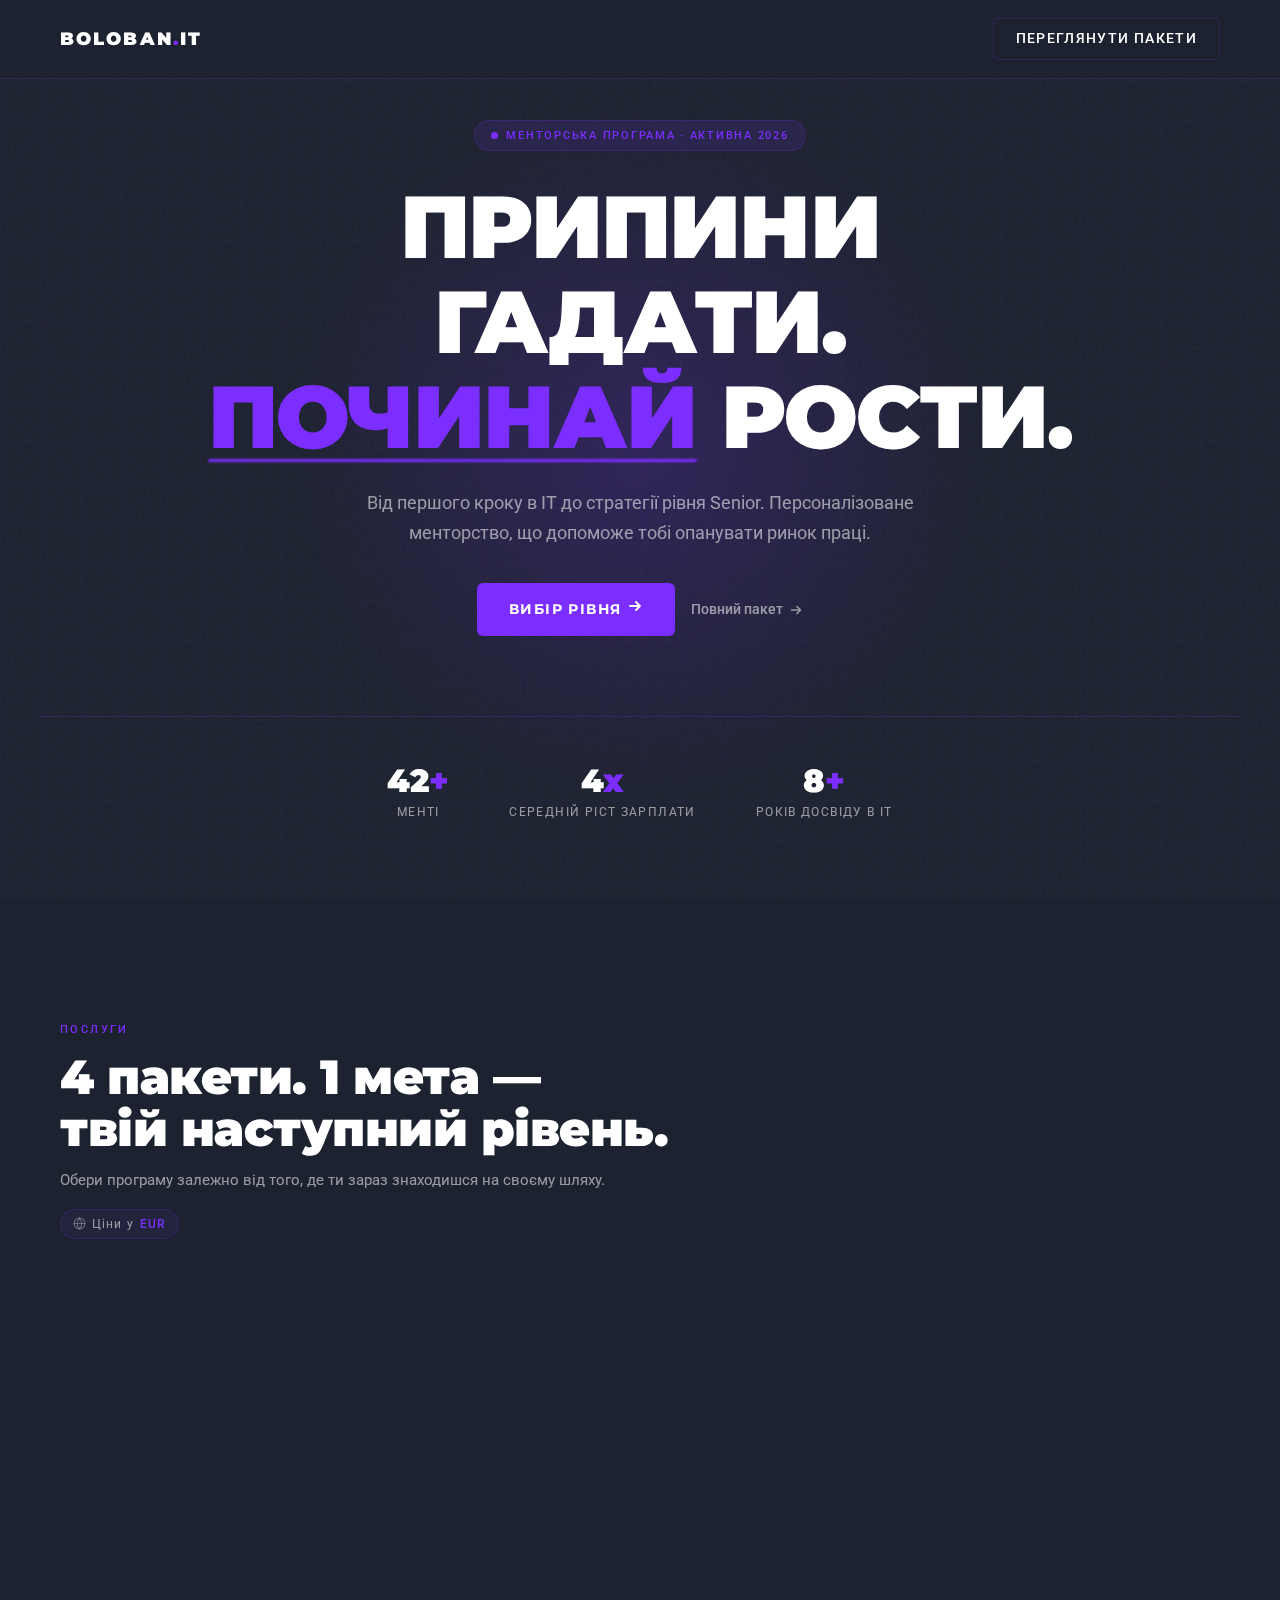
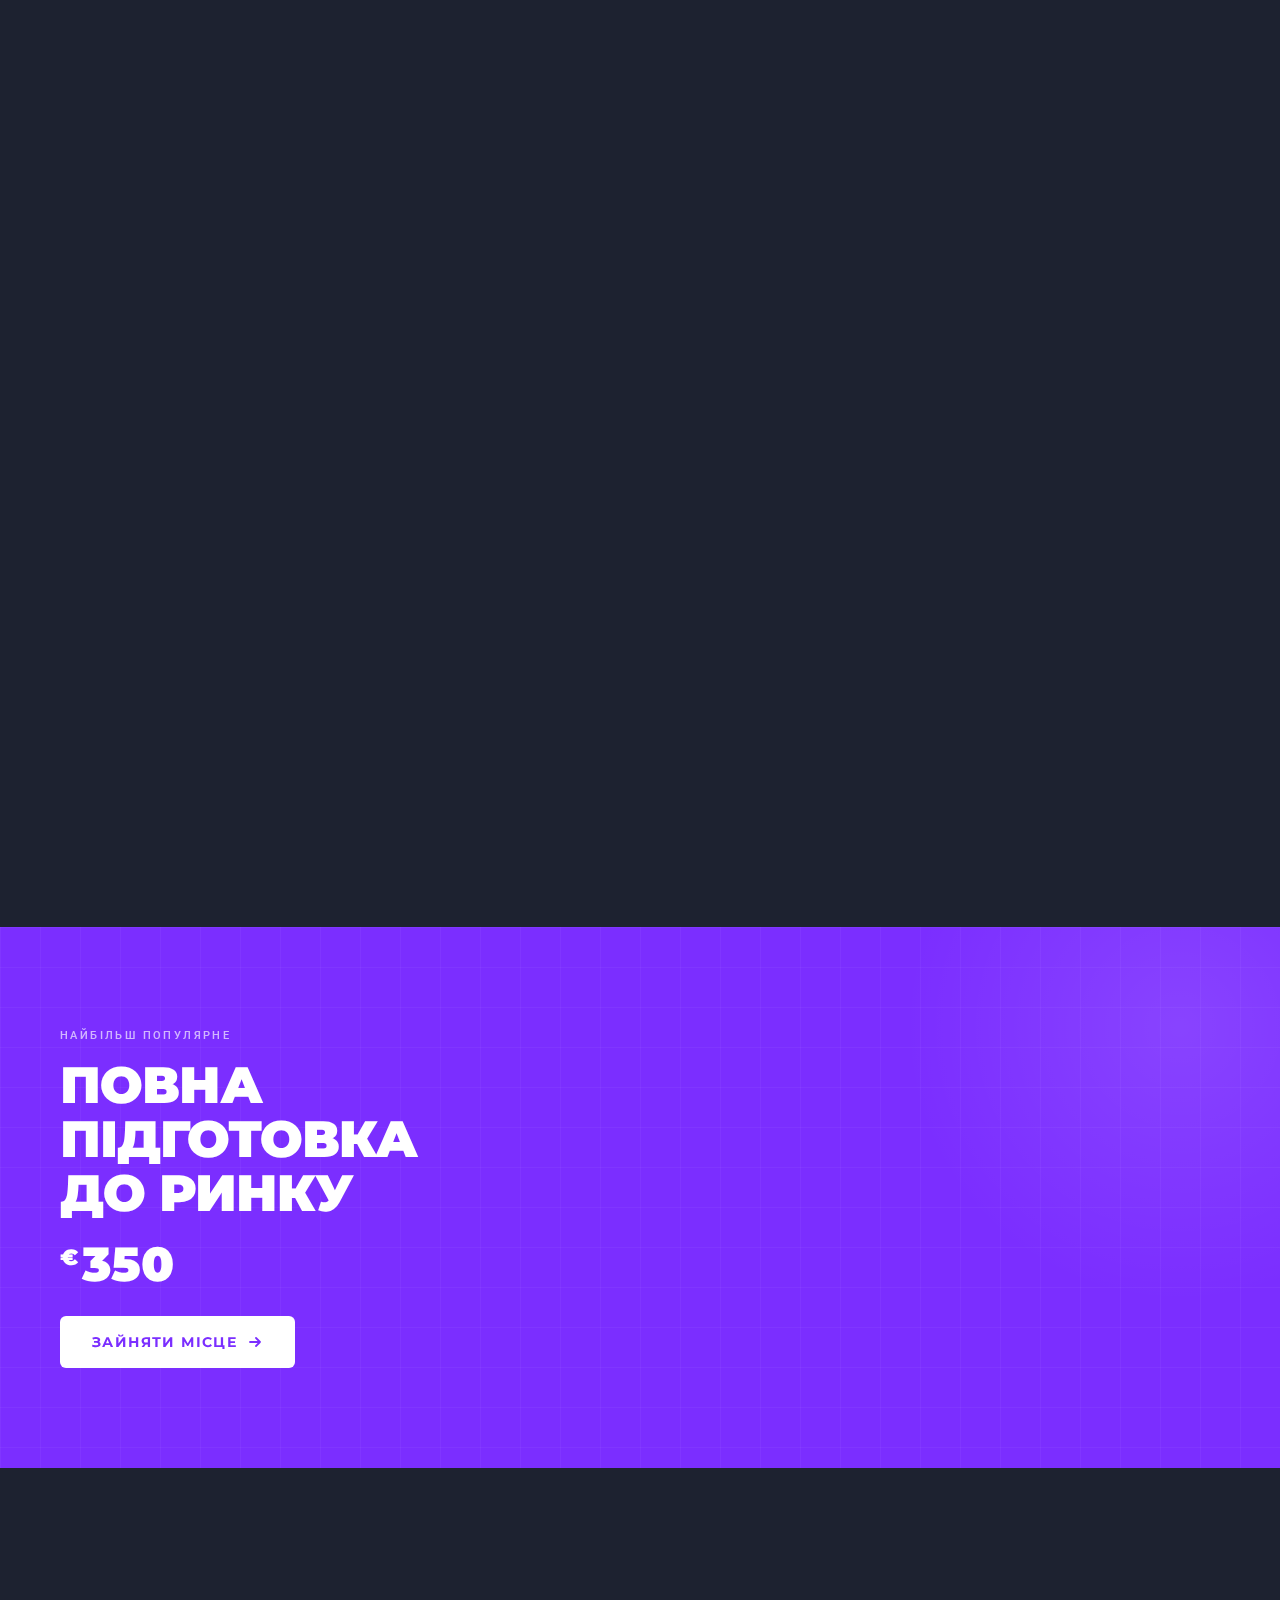
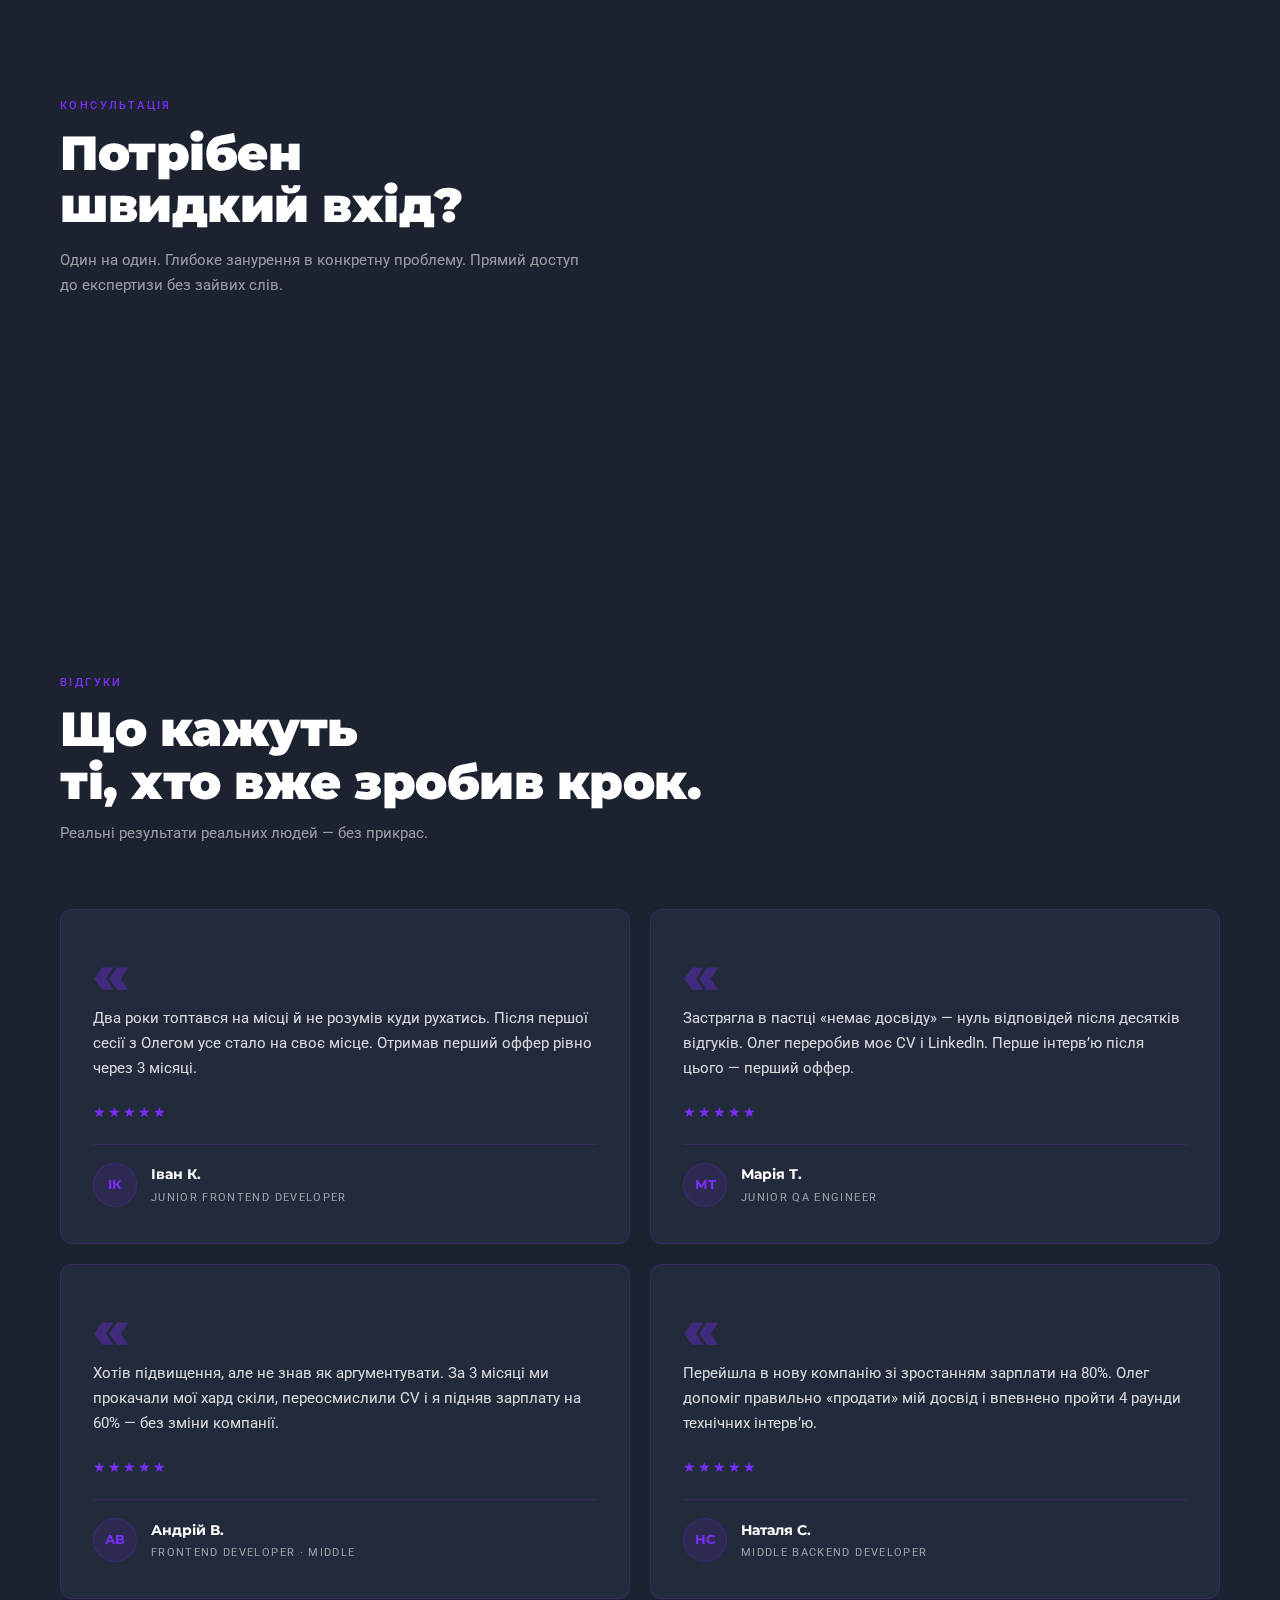
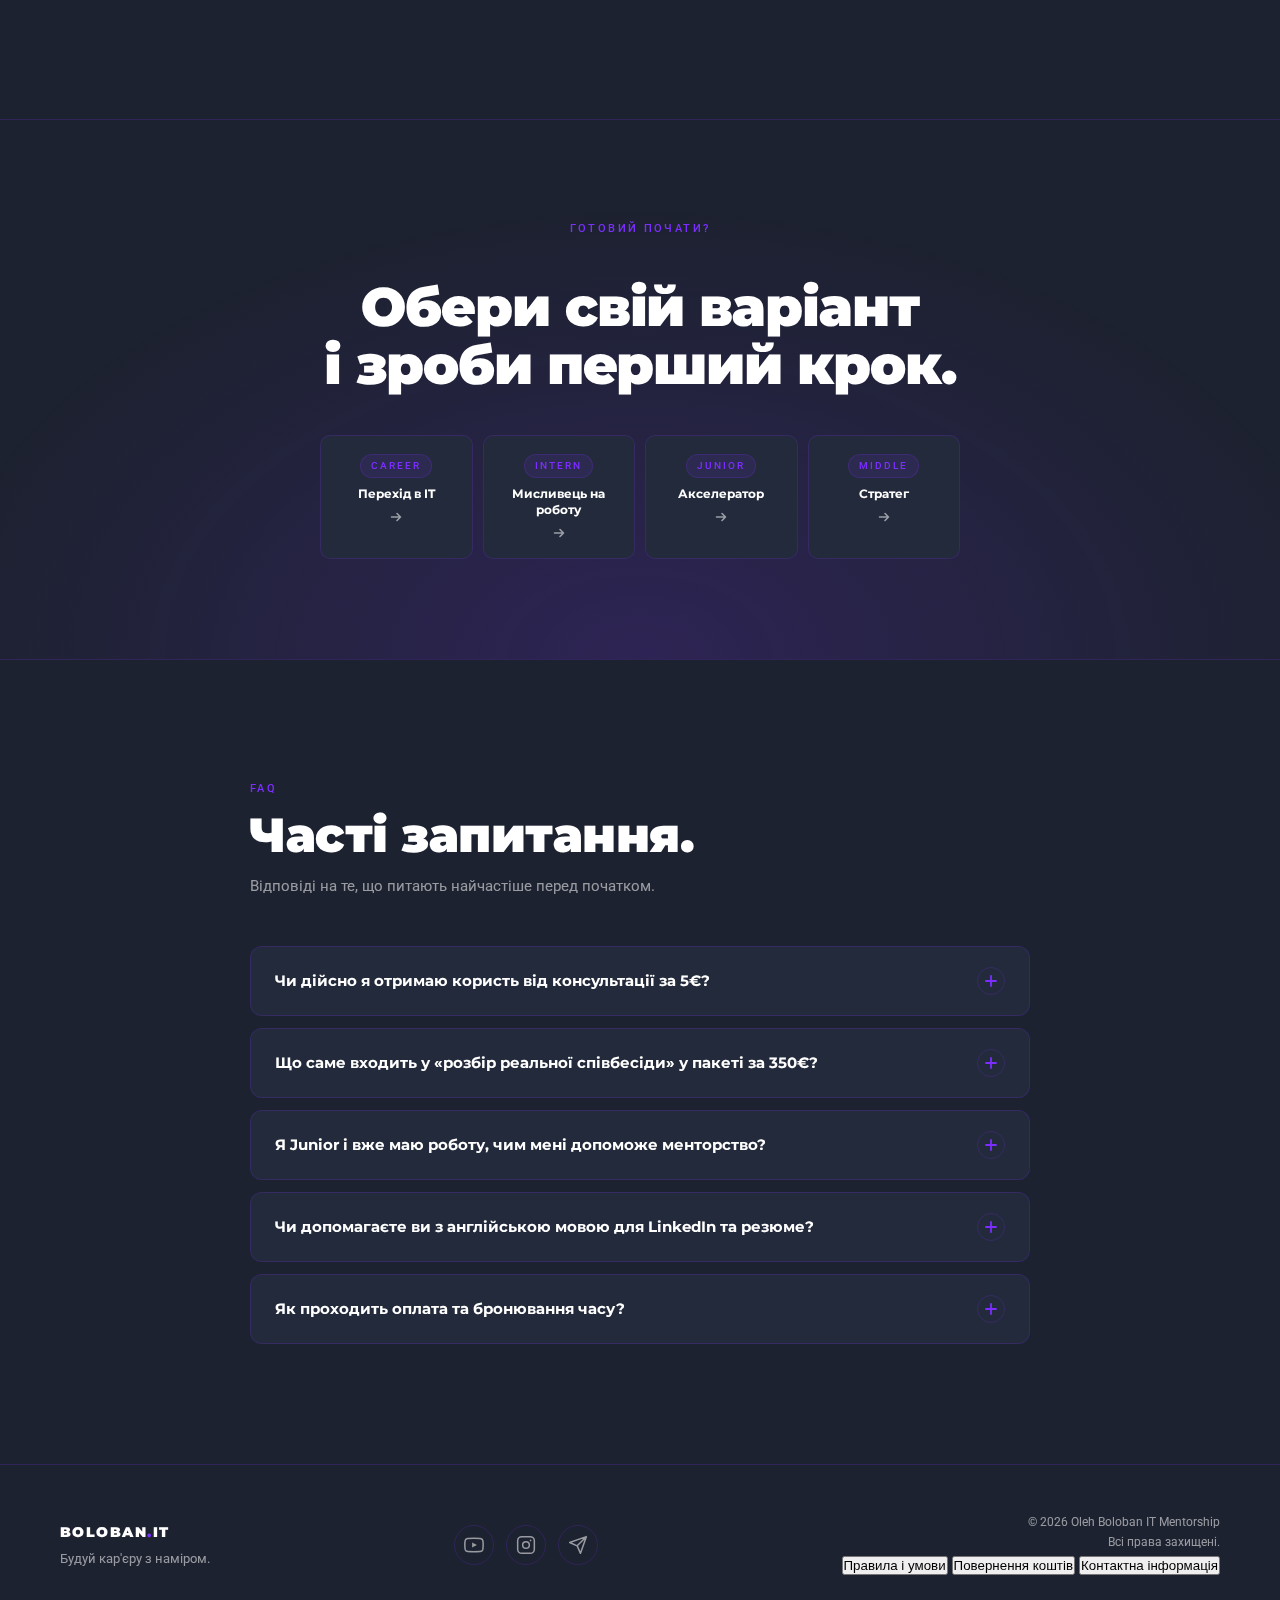
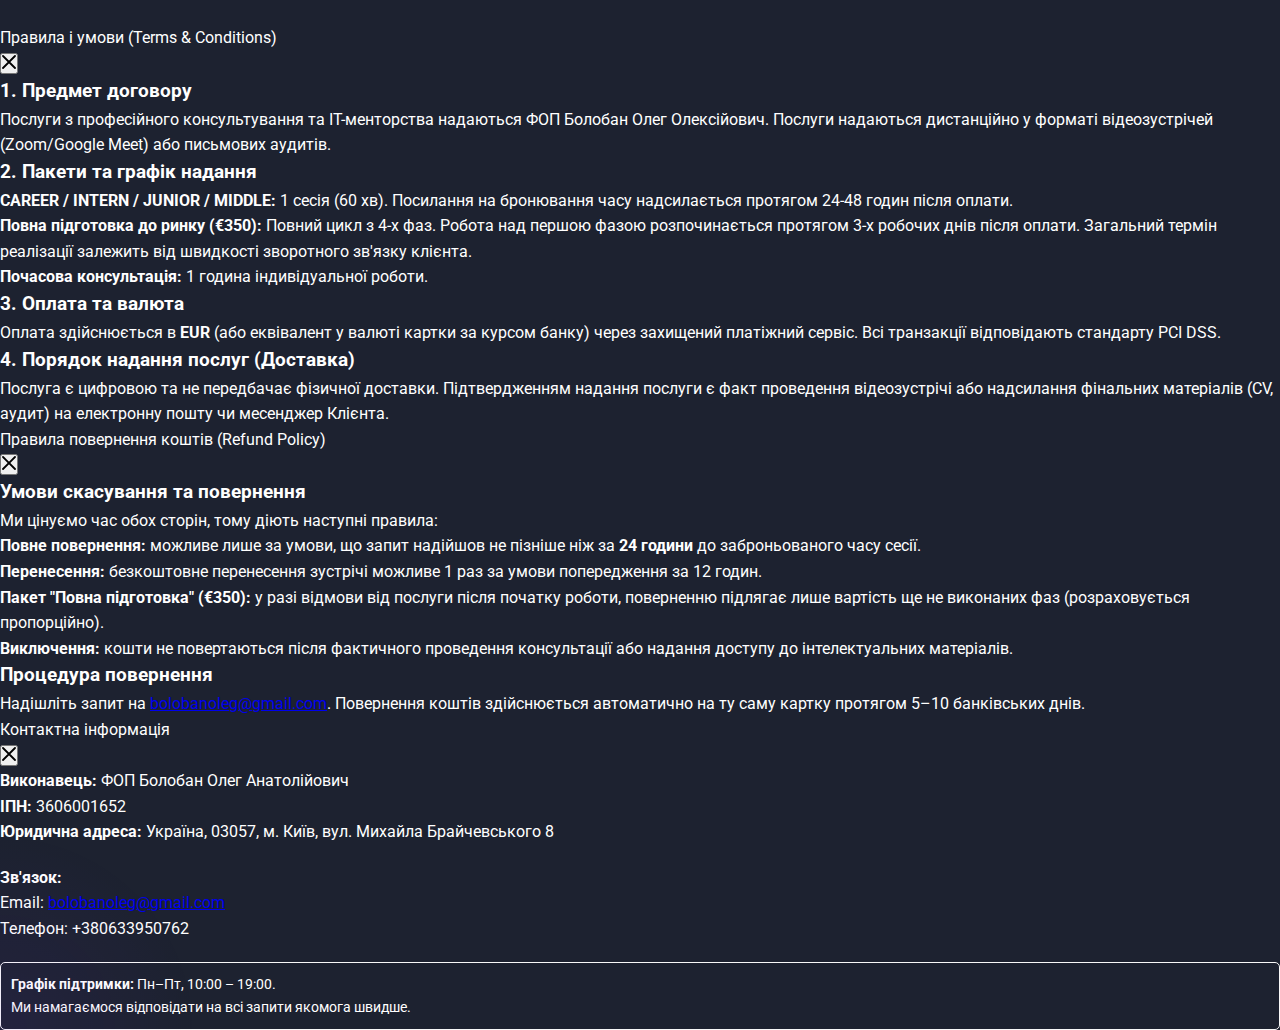
<file: mentorship.html>
<!DOCTYPE html>
<html lang="uk">
<head>
  <meta charset="UTF-8" />
  <meta name="viewport" content="width=device-width, initial-scale=1.0" />
  <title>IT Менторство від Олега Болобана | Від Junior до Senior</title>
  <meta name="description" content="Персоналізоване IT менторство від Олега Болобана — досвідченого R&D інженера з 8+ роками в IT. Допомагаю перейти в IT, знайти першу роботу, зрости до Senior. Пакети від €10." />
  <meta name="keywords" content="IT менторство, ментор для програміста, перехід в IT, Junior розробник, Senior розробник, пошук роботи в IT, CV для програміста, LinkedIn для IT, підготовка до інтервʼю, JavaScript, TypeScript, кар'єра в IT, Олег Болобан, ментор" />
  <meta name="author" content="Oleh Boloban" />
  <meta name="robots" content="index, follow" />
  <link rel="canonical" href="https://olegbb1502.github.io/mentorship.html" />
  <meta name="theme-color" content="#0a0a0f" />

  <!-- Open Graph -->
  <meta property="og:type" content="website" />
  <meta property="og:url" content="https://olegbb1502.github.io/mentorship.html" />
  <meta property="og:title" content="IT Менторство від Олега Болобана | Від Junior до Senior" />
  <meta property="og:description" content="Персоналізоване IT менторство. Допомагаю перейти в IT, знайти першу роботу, зрости до Senior. Пакети від €10. 50+ менті, середній ріст зарплати 4x." />
  <meta property="og:image" content="https://olegbb1502.github.io/public/img/mentorship/preview.png" />
  <meta property="og:image:alt" content="Олег Болобан — IT ментор" />
  <meta property="og:site_name" content="BOLOBAN.IT" />
  <meta property="og:locale" content="uk_UA" />
  <meta property="og:locale:alternate" content="en_US" />

  <!-- Twitter Card -->
  <meta name="twitter:card" content="summary_large_image" />
  <meta name="twitter:title" content="IT Менторство від Олега Болобана | Від Junior до Senior" />
  <meta name="twitter:description" content="Персоналізоване IT менторство від R&D інженера з 8+ роками досвіду. Пакети від €25." />
  <meta name="twitter:image" content="https://olegbb1502.github.io/public/img/mentorship/preview.png" />

  <!-- Favicons -->
  <link rel="icon" href="./public/favicons/mentor.ico" sizes="any">
  <link rel="icon" type="image/png" sizes="32x32" href="./public/favicons/mentor.ico">
  <link rel="icon" type="image/png" sizes="16x16" href="./public/favicons/mentor.ico">
  <link rel="apple-touch-icon" href="./public/favicons/mentor.ico">
  <link rel="manifest" href="./public/favicons/site.webmanifest">

  <!-- JSON-LD: Person -->
  <script type="application/ld+json">
  {
    "@context": "https://schema.org",
    "@type": "Person",
    "name": "Oleh Boloban",
    "alternateName": "Олег Болобан",
    "url": "https://olegbb1502.github.io/",
    "image": "https://olegbb1502.github.io/public/img/mentorship/preview.png,
    "jobTitle": "IT Mentor & R&D Engineer",
    "description": "IT ментор з 8+ роками досвіду. Допомагаю програмістам перейти в IT, знайти першу роботу та зрости до рівня Senior.",
    "sameAs": [
      "https://github.com/olegbb1502",
      "https://www.linkedin.com/in/oleg-boloban-b394b4151/",
      "https://www.youtube.com/@OBoloban",
      "https://www.instagram.com/boloban.it",
      "https://t.me/+MLqCn5ugCmRhZDVi"
    ]
  }
  </script>

  <!-- JSON-LD: Service -->
  <script type="application/ld+json">
  {
    "@context": "https://schema.org",
    "@type": "Service",
    "name": "IT Менторство",
    "provider": {
      "@type": "Person",
      "name": "Oleh Boloban"
    },
    "url": "https://olegbb1502.github.io/mentorship.html",
    "description": "Персоналізоване IT менторство — допомога з переходом в IT, пошуком першої роботи та кар'єрним ростом до рівня Senior.",
    "offers": [
      {
        "@type": "Offer",
        "name": "CAREER — Перехід в IT",
        "price": "25",
        "priceCurrency": "EUR",
        "description": "Вибір ніші, персональний бренд, план навчання та пошуку першої роботи."
      },
      {
        "@type": "Offer",
        "name": "INTERN — Мисливець на роботу",
        "price": "30",
        "priceCurrency": "EUR",
        "description": "Ревʼю CV, аудит LinkedIn, стратегія пошуку роботи."
      },
      {
        "@type": "Offer",
        "name": "JUNIOR — Акселератор",
        "price": "50",
        "priceCurrency": "EUR",
        "description": "Оцінка компетенцій, дорожня карта росту, підготовка до підвищення."
      },
      {
        "@type": "Offer",
        "name": "MIDDLE — Стратег",
        "price": "75",
        "priceCurrency": "EUR",
        "description": "Глибокий аудит досвіду, побудова експертизи, менторство з ownership."
      },
      {
        "@type": "Offer",
        "name": "Повна підготовка до ринку",
        "price": "350",
        "priceCurrency": "EUR",
        "description": "Повний цикл: аудит, упаковка CV та LinkedIn, стратегія пошуку, живий аналіз інтервʼю."
      },
      {
        "@type": "Offer",
        "name": "Почасова консультація",
        "price": "75",
        "priceCurrency": "EUR",
        "description": "Один на один. Глибоке занурення в конкретну проблему за годину."
      }
    ]
  }
  </script>

  <!-- JSON-LD: FAQPage -->
  <script type="application/ld+json">
  {
    "@context": "https://schema.org",
    "@type": "FAQPage",
    "mainEntity": [
      {
        "@type": "Question",
        "name": "Чи дійсно я отримаю користь від консультації за 5€?",
        "acceptedAnswer": {
          "@type": "Answer",
          "text": "Так, це повноцінний «тест-драйв» підходу. За цей час розбираємо поточний кейс, визначаємо найперспективніший напрямок в IT та робимо чекап очікувань."
        }
      },
      {
        "@type": "Question",
        "name": "Що саме входить у «розбір реальної співбесіди» у пакеті за 350€?",
        "acceptedAnswer": {
          "@type": "Answer",
          "text": "Аналізуємо запис або нотатки з реального інтерв'ю. Вказуємо на помилки в технічних відповідях та soft skills і пояснюємо, як скоригувати поведінку для наступного успішного дзвінку."
        }
      },
      {
        "@type": "Question",
        "name": "Я Junior і вже маю роботу, чим мені допоможе менторство?",
        "acceptedAnswer": {
          "@type": "Answer",
          "text": "Будуємо план розвитку (Roadmap) на 1–6 місяців, вчимо брати Ownership — ключовий фактор для перегляду зарплати та отримання статусу Middle."
        }
      },
      {
        "@type": "Question",
        "name": "Чи допомагаєте ви з англійською мовою для LinkedIn та резюме?",
        "acceptedAnswer": {
          "@type": "Answer",
          "text": "У пакетах Intern та Full Support (350€) повністю адаптуємо профіль та CV під міжнародні стандарти з ключовими словами для ATS-систем рекрутерів."
        }
      },
      {
        "@type": "Question",
        "name": "Як проходить оплата та бронювання часу?",
        "acceptedAnswer": {
          "@type": "Answer",
          "text": "Обираєш пакет, натискаєш кнопку і переходиш до оплати. Після цього відкривається календар для бронювання зустрічі в Zoom або Google Meet. Усі матеріали залишаються назавжди."
        }
      }
    ]
  }
  </script>

  <link rel="preconnect" href="https://fonts.googleapis.com" />
  <link rel="preconnect" href="https://fonts.gstatic.com" crossorigin />
  <link href="https://fonts.googleapis.com/css2?family=Montserrat:wght@700;900&family=Roboto:wght@400;500&display=swap" rel="stylesheet" />
  <link rel="stylesheet" href="./css/mentorship.css" />
</head>
<body>

  <!-- Floating particles -->
  <div class="particles" id="particles"></div>

  <!-- NAV -->
  <header>
    <nav aria-label="Main navigation">
      <a href="#" class="nav-logo" aria-label="BOLOBAN.IT — головна">BOLOBAN<span>.</span>IT</a>
      <a href="#packages" class="nav-cta">Переглянути пакети</a>
    </nav>
  </header>

  <!-- HERO -->
  <main>
  <section class="hero" id="hero" aria-labelledby="hero-heading">
    <!-- Purple globe canvas — injected by JS, sits at z-index:0 -->
    <canvas id="hero-globe" aria-hidden="true"></canvas>

    <!-- Hero content sits above the globe at z-index:1 -->
    <div class="hero-content">
      <div class="hero-badge">Менторська програма · Активна 2026</div>

      <h1 id="hero-heading">
        <span class="glitch" data-text="ПРИПИНИ">ПРИПИНИ</span> ГАДАТИ.<br />
        <span class="highlight">ПОЧИНАЙ</span> РОСТИ.
      </h1>

      <p>Від першого кроку в IT до стратегії рівня Senior. Персоналізоване менторство, що допоможе тобі опанувати ринок праці.</p>

      <div class="hero-cta">
        <a href="#packages" class="btn-primary magnetic">
          Вибір рівня
          <svg width="16" height="16" viewBox="0 0 16 16" fill="none"><path d="M3 8h10M9 4l4 4-4 4" stroke="currentColor" stroke-width="1.8" stroke-linecap="round" stroke-linejoin="round"/></svg>
        </a>
        <a href="#ultimate" class="btn-ghost">
          Повний пакет
          <svg width="14" height="14" viewBox="0 0 14 14" fill="none"><path d="M2.5 7h9M8 3.5l3.5 3.5L8 10.5" stroke="currentColor" stroke-width="1.6" stroke-linecap="round" stroke-linejoin="round"/></svg>
        </a>
      </div>

      <div class="hero-stats">
        <div class="stat">
          <div class="stat-num">50<span>+</span></div>
          <div class="stat-label">Менті</div>
        </div>
        <div class="stat">
          <div class="stat-num">4<span>x</span></div>
          <div class="stat-label">Середній ріст зарплати</div>
        </div>
        <div class="stat">
          <div class="stat-num">8<span>+</span></div>
          <div class="stat-label">Років досвіду в IT</div>
        </div>
      </div>

      <!-- <div class="scroll-indicator">
        <div class="scroll-line"></div>
        Скрол
      </div> -->
    </div>
  </section>

  <!-- PACKAGES -->
  <section class="packages-section" id="packages">
    <div class="packages-header">
      <div class="section-label">Послуги</div>
      <h2 class="section-title">4 пакети. 1 мета —<br />твій наступний рівень.</h2>
      <p class="section-sub">Обери програму залежно від того, де ти зараз знаходишся на своєму шляху.</p>
      <div class="currency-badge" id="currency-badge" aria-live="polite">
        <svg width="13" height="13" viewBox="0 0 24 24" fill="none" stroke="currentColor" stroke-width="2" stroke-linecap="round" stroke-linejoin="round" aria-hidden="true"><circle cx="12" cy="12" r="10"/><path d="M2 12h20M12 2a15.3 15.3 0 0 1 4 10 15.3 15.3 0 0 1-4 10 15.3 15.3 0 0 1-4-10 15.3 15.3 0 0 1 4-10z"/></svg>
        Ціни у <span id="currency-note">EUR</span>
      </div>
    </div>

    <div class="packages-grid">

      <!-- CAREER -->
      <div class="pkg-card">
        <div class="pkg-number">01</div>
        <div class="pkg-tag">CAREER</div>
        <div class="pkg-name">Перехід в IT</div>
        <div class="pkg-tagline">Для тих, хто хоче змінити сферу, але боїться витратити час даремно.</div>
        <div class="pkg-focus">Фокус: правильна ніша та дорожня карта</div>
        <ul class="pkg-list">
          <li>Вибір ніші на основі твоїх сильних сторін</li>
          <li>Персональний бренд та стиль подачі себе</li>
          <li>Вступ до LinkedIn: навіщо та як використовувати</li>
          <li>Чіткий план навчання та пошуку першої роботи</li>
        </ul>
        <div class="pkg-price">
            <div class="ultimate-price-tag white" data-price="career">
        <span class="currency">€</span><span class="price-num">25</span></div>
          <div class="pkg-price-arrow">
            <a target="_blank" herf="https://secure.wayforpay.com/button/bf7db1af43396"><svg width="14" height="14" viewBox="0 0 14 14" fill="none"><path d="M3 3h8v8M3 11L11 3" stroke="currentColor" stroke-width="1.6" stroke-linecap="round"/></svg></a>
          </div>
        </div>
      </div>

      <!-- INTERN -->
      <div class="pkg-card">
        <div class="pkg-number">02</div>
        <div class="pkg-tag">INTERN</div>
        <div class="pkg-name">Мисливець на роботу</div>
        <div class="pkg-tagline">Для випускників, що застрягли в пастці «Немає досвіду».</div>
        <div class="pkg-focus">Фокус: максимальна конверсія та помітність</div>
        <ul class="pkg-list">
          <li>Повний ревʼю CV та адаптація під ATS-системи</li>
          <li>Аудит LinkedIn та досвіду</li>
          <li>Розробка проєктів: як подати навички як практичний досвід</li>
          <li>Стратегія пошуку роботи: супровідні листи та нетворкінг</li>
        </ul>
        <div class="pkg-price">
            <div class="ultimate-price-tag white" data-price="intern"><span class="currency">€</span><span class="price-num">30</span></div>
          <div class="pkg-price-arrow">
            <a target="_blank" href="https://secure.wayforpay.com/button/bf98dbdbf446a"><svg width="14" height="14" viewBox="0 0 14 14" fill="none"><path d="M3 3h8v8M3 11L11 3" stroke="currentColor" stroke-width="1.6" stroke-linecap="round"/></svg></a>
          </div>
        </div>
      </div>

      <!-- JUNIOR -->
      <div class="pkg-card">
        <div class="pkg-number">03</div>
        <div class="pkg-tag">JUNIOR</div>
        <div class="pkg-name">Акселератор</div>
        <div class="pkg-tagline">Для тих, хто вже працює, але відчуває стагнацію.</div>
        <div class="pkg-focus">Фокус: підвищення зарплати та перехід на Strong-рівень</div>
        <ul class="pkg-list">
          <li>Оцінка компетенцій: виявлення сліпих зон</li>
          <li>Дорожня карта росту на 1, 3 або 6 місяців</li>
          <li>Оновлення CV: акцент на реальному впливі</li>
          <li>Ревʼю навичок для підготовки до наступного рівня</li>
        </ul>
        <div class="pkg-price">
          <div class="ultimate-price-tag white" data-price="junior"><span class="currency">€</span><span class="price-num">50</span></div>
          <div class="pkg-price-arrow">
            <a target="_blank" href="https://secure.wayforpay.com/button/b158f092e9f91"><svg width="14" height="14" viewBox="0 0 14 14" fill="none"><path d="M3 3h8v8M3 11L11 3" stroke="currentColor" stroke-width="1.6" stroke-linecap="round"/></svg></a>
          </div>
        </div>
      </div>

      <!-- MIDDLE -->
      <div class="pkg-card">
        <div class="pkg-number">04</div>
        <div class="pkg-tag">MIDDLE</div>
        <div class="pkg-name">Стратег</div>
        <div class="pkg-tagline">Для профі, що рухаються за межі чистого кодування.</div>
        <div class="pkg-focus">Фокус: ownership, нетворкінг та сеньорність</div>
        <ul class="pkg-list">
          <li>Глибокий аудит досвіду, технологій та soft skills</li>
          <li>Побудова експертизи: як «продати» свою сеньорність</li>
          <li>Менторство з ownership та проактивності</li>
          <li>Аналіз інтервʼю: деконструкція реальних співбесід для виправлення помилок</li>
        </ul>
        <div class="pkg-price">
          <div class="ultimate-price-tag white" data-price="middle"><span class="currency">€</span><span class="price-num">75</span></div>
          <div class="pkg-price-arrow">
            <a target="_blank" href="https://secure.wayforpay.com/button/bf6b310d2f2dd"><svg width="14" height="14" viewBox="0 0 14 14" fill="none"><path d="M3 3h8v8M3 11L11 3" stroke="currentColor" stroke-width="1.6" stroke-linecap="round"/></svg></a>
          </div>
        </div>
      </div>

    </div>
  </section>

  <!-- ULTIMATE -->
  <section class="ultimate-section" id="ultimate">
    <div class="ultimate-inner">
      <div class="ultimate-left">
        <div class="ultimate-badge">Найбільш популярне</div>
        <h2 class="ultimate-title">ПОВНА ПІДГОТОВКА<br />ДО РИНКУ</h2>
        <div class="ultimate-price-tag" data-price="ultimate">
          <span class="currency">€</span><span class="price-num">350</span>
        </div>
        <a target="_blank" href="https://secure.wayforpay.com/button/be6490e715d9f" class="btn-white" target="_blank" rel="noopener">
          Зайняти місце
          <svg width="16" height="16" viewBox="0 0 16 16" fill="none"><path d="M3 8h10M9 4l4 4-4 4" stroke="currentColor" stroke-width="1.8" stroke-linecap="round" stroke-linejoin="round"/></svg>
        </a>
      </div>
      <div class="ultimate-right">
        <div class="phase-list">
          <div class="phase-item">
            <div class="phase-num">01</div>
            <div class="phase-content">
              <h4>Глибокий аудит</h4>
              <p>Аналіз досвіду та навичок. Виявлення прогалин і сильних сторін.</p>
            </div>
          </div>
          <div class="phase-item">
            <div class="phase-num">02</div>
            <div class="phase-content">
              <h4>Преміум-упаковка</h4>
              <p>CV, LinkedIn, Cover Letters — твій особистий бренд на максимум.</p>
            </div>
          </div>
          <div class="phase-item">
            <div class="phase-num">03</div>
            <div class="phase-content">
              <h4>Стратегія пошуку та підготовка до інтерв'ю</h4>
              <p>Де шукати, як відповідати, як виділятись серед сотень кандидатів.</p>
            </div>
          </div>
          <div class="phase-item">
            <div class="phase-num">04</div>
            <div class="phase-content">
              <h4>Живий аналіз інтерв'ю</h4>
              <p>Разом розбираємо одне з твоїх реальних інтерв'ю та виправляємо помилки.</p>
            </div>
          </div>
        </div>
      </div>
    </div>
  </section>

  <!-- HOURLY -->
  <section class="hourly-section">
    <div class="hourly-text">
      <div class="section-label">Консультація</div>
      <h2 class="section-title">Потрібен<br />швидкий вхід?</h2>
      <p class="section-sub">Один на один. Глибоке занурення в конкретну проблему. Прямий доступ до експертизи без зайвих слів.</p>
    </div>

    <div class="hourly-card">
      <div class="pkg-tag">ПОЧАСОВА КОНСУЛЬТАЦІЯ</div>
      <div class="hourly-price" data-price="hourly"><span class="currency">€</span><span class="price-num">75</span></div>
      <div class="hourly-per">/ Одна година</div>
      <div class="feature-chips">
        <div class="chip">Один на один</div>
        <div class="chip">Будь-яке питання</div>
        <div class="chip">Без шаблонів</div>
        <div class="chip">Реальна практика</div>
        <div class="chip">Запис дзвінку</div>
      </div>
      <a target="_blank" href="https://secure.wayforpay.com/button/bf6b310d2f2dd" class="btn-primary" target="_blank" rel="noopener" style="width:100%;justify-content:center;">
        Забронювати годину
      </a>
    </div>
  </section>

  <!-- TESTIMONIALS -->
  <section class="testimonials-section" id="testimonials" aria-labelledby="testimonials-heading">
    <div class="testimonials-header">
      <div class="section-label">Відгуки</div>
      <h2 class="section-title" id="testimonials-heading">Що кажуть<br />ті, хто вже зробив крок.</h2>
      <p class="section-sub">Реальні результати реальних людей — без прикрас.</p>
    </div>

    <div class="testimonials-grid">

      <article class="review-card" itemscope itemtype="https://schema.org/Review">
        <div class="review-quote-mark" aria-hidden="true">«</div>
        <p class="review-text" itemprop="reviewBody">Два роки топтався на місці й не розумів куди рухатись. Після першої сесії з Олегом усе стало на своє місце. Отримав перший оффер рівно через 3 місяці.</p>
        <div class="review-stars" aria-label="5 зірок з 5">★★★★★</div>
        <div class="review-divider"></div>
        <div class="review-author" itemprop="author" itemscope itemtype="https://schema.org/Person">
          <div class="review-avatar" aria-hidden="true">ІК</div>
          <div>
            <div class="review-name" itemprop="name">Іван К.</div>
            <div class="review-role">Junior Frontend Developer</div>
          </div>
        </div>
      </article>

      <article class="review-card" itemscope itemtype="https://schema.org/Review">
        <div class="review-quote-mark" aria-hidden="true">«</div>
        <p class="review-text" itemprop="reviewBody">Застрягла в пастці «немає досвіду» — нуль відповідей після десятків відгуків. Олег переробив моє CV і LinkedIn. Перше інтервʼю після цього — перший оффер.</p>
        <div class="review-stars" aria-label="5 зірок з 5">★★★★★</div>
        <div class="review-divider"></div>
        <div class="review-author" itemprop="author" itemscope itemtype="https://schema.org/Person">
          <div class="review-avatar" aria-hidden="true">МТ</div>
          <div>
            <div class="review-name" itemprop="name">Марія Т.</div>
            <div class="review-role">Junior QA Engineer</div>
          </div>
        </div>
      </article>

      <article class="review-card" itemscope itemtype="https://schema.org/Review">
        <div class="review-quote-mark" aria-hidden="true">«</div>
        <p class="review-text" itemprop="reviewBody">Хотів підвищення, але не знав як аргументувати. За 3 місяці ми прокачали мої хард скіли, переосмислили CV і я підняв зарплату на 60% — без зміни компанії.</p>
        <div class="review-stars" aria-label="5 зірок з 5">★★★★★</div>
        <div class="review-divider"></div>
        <div class="review-author" itemprop="author" itemscope itemtype="https://schema.org/Person">
          <div class="review-avatar" aria-hidden="true">АВ</div>
          <div>
            <div class="review-name" itemprop="name">Андрій В.</div>
            <div class="review-role">Frontend Developer · Middle</div>
          </div>
        </div>
      </article>

      <article class="review-card" itemscope itemtype="https://schema.org/Review">
        <div class="review-quote-mark" aria-hidden="true">«</div>
        <p class="review-text" itemprop="reviewBody">Перейшла в нову компанію зі зростанням зарплати на 80%. Олег допоміг правильно «продати» мій досвід і впевнено пройти 4 раунди технічних інтервʼю.</p>
        <div class="review-stars" aria-label="5 зірок з 5">★★★★★</div>
        <div class="review-divider"></div>
        <div class="review-author" itemprop="author" itemscope itemtype="https://schema.org/Person">
          <div class="review-avatar" aria-hidden="true">НС</div>
          <div>
            <div class="review-name" itemprop="name">Наталя С.</div>
            <div class="review-role">Middle Backend Developer</div>
          </div>
        </div>
      </article>

    </div>
  </section>

  <!-- CTA -->
  <section class="cta-section">
    <div class="cta-inner">
      <div class="cta-label">Готовий почати?</div>
      <h2 class="cta-title">Обери свій варіант<br />і зроби перший крок.</h2>

      <div class="cta-options">
        <a href="#packages" class="cta-option">
          <span class="cta-option-tag">CAREER</span>
          <span class="cta-option-name">Перехід в IT</span>
          <svg width="14" height="14" viewBox="0 0 14 14" fill="none"><path d="M2.5 7h9M8 3.5l3.5 3.5L8 10.5" stroke="currentColor" stroke-width="1.6" stroke-linecap="round" stroke-linejoin="round"/></svg>
        </a>
        <a href="#packages" class="cta-option">
          <span class="cta-option-tag">INTERN</span>
          <span class="cta-option-name">Мисливець на роботу</span>
          <svg width="14" height="14" viewBox="0 0 14 14" fill="none"><path d="M2.5 7h9M8 3.5l3.5 3.5L8 10.5" stroke="currentColor" stroke-width="1.6" stroke-linecap="round" stroke-linejoin="round"/></svg>
        </a>
        <a href="#packages" class="cta-option">
          <span class="cta-option-tag">JUNIOR</span>
          <span class="cta-option-name">Акселератор</span>
          <svg width="14" height="14" viewBox="0 0 14 14" fill="none"><path d="M2.5 7h9M8 3.5l3.5 3.5L8 10.5" stroke="currentColor" stroke-width="1.6" stroke-linecap="round" stroke-linejoin="round"/></svg>
        </a>
        <a href="#packages" class="cta-option">
          <span class="cta-option-tag">MIDDLE</span>
          <span class="cta-option-name">Стратег</span>
          <svg width="14" height="14" viewBox="0 0 14 14" fill="none"><path d="M2.5 7h9M8 3.5l3.5 3.5L8 10.5" stroke="currentColor" stroke-width="1.6" stroke-linecap="round" stroke-linejoin="round"/></svg>
        </a>
      </div>

      <!-- <a href="https://t.me/olegbolob" class="btn-primary magnetic cta-btn" target="_blank" rel="noopener">
        Написати та обрати пакет
        <svg width="16" height="16" viewBox="0 0 16 16" fill="none"><path d="M3 8h10M9 4l4 4-4 4" stroke="currentColor" stroke-width="1.8" stroke-linecap="round" stroke-linejoin="round"/></svg>
      </a> -->
    </div>
  </section>

  <!-- FAQ -->
  <section class="faq-section" id="faq">
    <div class="faq-header">
      <div class="section-label">FAQ</div>
      <h2 class="section-title">Часті запитання.</h2>
      <p class="section-sub">Відповіді на те, що питають найчастіше перед початком.</p>
    </div>

    <div class="faq-list">

      <details class="faq-item">
        <summary>
          Чи дійсно я отримаю користь від консультації за 5€?
          <span class="faq-icon">
            <svg width="12" height="12" viewBox="0 0 12 12" fill="none"><path d="M6 1v10M1 6h10" stroke="currentColor" stroke-width="1.8" stroke-linecap="round"/></svg>
          </span>
        </summary>
        <div class="faq-body">Так, це повноцінний «тест-драйв» мого підходу. За цей час ми розберемо твій поточний кейс, визначимо найперспективніший напрямок в IT саме для тебе та зробимо чекап твоїх очікувань. Це ідеальний перший крок, щоб не витрачати місяці на навчання «не тому».</div>
      </details>

      <details class="faq-item">
        <summary>
          Що саме входить у «розбір реальної співбесіди» у пакеті за 350€?
          <span class="faq-icon">
            <svg width="12" height="12" viewBox="0 0 12 12" fill="none"><path d="M6 1v10M1 6h10" stroke="currentColor" stroke-width="1.8" stroke-linecap="round"/></svg>
          </span>
        </summary>
        <div class="faq-body">Це найцінніша частина. Ми аналізуємо запис або твої нотатки з реального інтерв'ю, яке ти пройшов. Я вкажу на помилки в технічних відповідях та софт-скілах, поясню, де ти «дешево» себе продав, і як скоригувати поведінку, щоб наступний дзвінок завершився оффером.</div>
      </details>

      <details class="faq-item">
        <summary>
          Я Junior і вже маю роботу, чим мені допоможе менторство?
          <span class="faq-icon">
            <svg width="12" height="12" viewBox="0 0 12 12" fill="none"><path d="M6 1v10M1 6h10" stroke="currentColor" stroke-width="1.8" stroke-linecap="round"/></svg>
          </span>
        </summary>
        <div class="faq-body">Ми працюємо на випередження. Я допоможу тобі вибудувати план розвитку (Roadmap) на 1–6 місяців, щоб ти не застряг на рутинних задачах. Навчу тебе брати Ownership (відповідальність за продукт), що є ключовим фактором для перегляду зарплати та отримання статусу Middle.</div>
      </details>

      <details class="faq-item">
        <summary>
          Чи допомагаєте ви з англійською мовою для LinkedIn та резюме?
          <span class="faq-icon">
            <svg width="12" height="12" viewBox="0 0 12 12" fill="none"><path d="M6 1v10M1 6h10" stroke="currentColor" stroke-width="1.8" stroke-linecap="round"/></svg>
          </span>
        </summary>
        <div class="faq-body">У пакетах Intern та Full Support (350€) ми повністю адаптуємо твій профіль та CV під міжнародні стандарти. Я не просто перекладаю текст, а використовую професійну термінологію та ключові слова, на які налаштовані алгоритми пошуку рекрутерів (ATS).</div>
      </details>

      <details class="faq-item">
        <summary>
          Як проходить оплата та бронювання часу?
          <span class="faq-icon">
            <svg width="12" height="12" viewBox="0 0 12 12" fill="none"><path d="M6 1v10M1 6h10" stroke="currentColor" stroke-width="1.8" stroke-linecap="round"/></svg>
          </span>
        </summary>
        <div class="faq-body">Ти обираєш пакет, натискаєш кнопку і переходиш до оплати. Після цього відкривається календар, де ти бронюєш зручне вікно для нашої зустрічі в Zoom або Google Meet. Усі матеріали (записи, плани, оновлені файли) залишаються у тебе назавжди.</div>
      </details>

    </div>
  </section>

  <!-- CONTACT -->
  <!-- <section class="contact-section" id="contact">
    <div class="contact-text">
      <div class="section-label">Зв'язок</div>
      <h2 class="section-title">Є питання?<br />Напишіть мені.</h2>
      <p class="section-sub">Заповни форму — відповім протягом доби. Або одразу напиши в Telegram, якщо зручніше.</p>
      <a href="https://t.me/olegbolob" class="btn-ghost contact-tg" target="_blank" rel="noopener">
        <svg width="18" height="18" viewBox="0 0 24 24" fill="none" stroke="currentColor" stroke-width="1.8" stroke-linecap="round" stroke-linejoin="round"><path d="M22 2L11 13M22 2L15 22l-4-9-9-4 20-7z"/></svg>
        Написати в Telegram
      </a>
    </div> -->

    <!-- TODO: replace action URL with your Formspree endpoint (https://formspree.io) or mailto:your@email.com -->
    <!-- <form class="contact-form" action="#" method="POST">
      <div class="form-group">
        <label class="form-label" for="form-name">Ім'я</label>
        <input class="form-input" id="form-name" name="name" type="text" placeholder="Олексій" required />
      </div>
      <div class="form-group">
        <label class="form-label" for="form-contact">Telegram або Email</label>
        <input class="form-input" id="form-contact" name="contact" type="text" placeholder="@username або you@mail.com" required />
      </div>
      <div class="form-group">
        <label class="form-label" for="form-package">Пакет, що цікавить</label>
        <select class="form-select" id="form-package" name="package">
          <option value="">Обери пакет</option>
          <option value="career">CAREER — Перехід в IT</option>
          <option value="intern">INTERN — Мисливець на роботу</option>
          <option value="junior">JUNIOR — Акселератор</option>
          <option value="middle">MIDDLE — Стратег</option>
          <option value="ultimate">ULTIMATE — Повна підготовка · €350</option>
          <option value="hourly">Почасова консультація · €50/год</option>
        </select>
      </div>
      <div class="form-group">
        <label class="form-label" for="form-message">Повідомлення</label>
        <textarea class="form-textarea" id="form-message" name="message" placeholder="Розкажи коротко про свою ситуацію або запитання…" required></textarea>
      </div>
      <button class="btn-primary form-submit" type="submit">
        Надіслати
        <svg width="16" height="16" viewBox="0 0 16 16" fill="none"><path d="M3 8h10M9 4l4 4-4 4" stroke="currentColor" stroke-width="1.8" stroke-linecap="round" stroke-linejoin="round"/></svg>
      </button>
    </form>
  </section> -->

  </main>

  <!-- FOOTER -->
  <footer>
    <div>
      <div class="footer-brand">BOLOBAN<span>.</span>IT</div>
      <div class="footer-tagline">Будуй кар'єру з наміром.</div>
    </div>
    <div class="footer-social">
      <a href="https://www.youtube.com/@OBoloban" class="social-link" target="_blank" rel="noopener" aria-label="YouTube">
        <svg width="20" height="20" viewBox="0 0 24 24" fill="none" stroke="currentColor" stroke-width="1.8" stroke-linecap="round" stroke-linejoin="round">
          <path d="M22.54 6.42a2.78 2.78 0 0 0-1.95-1.96C18.88 4 12 4 12 4s-6.88 0-8.59.46A2.78 2.78 0 0 0 1.46 6.42 29 29 0 0 0 1 12a29 29 0 0 0 .46 5.58 2.78 2.78 0 0 0 1.95 1.96C5.12 20 12 20 12 20s6.88 0 8.59-.46a2.78 2.78 0 0 0 1.95-1.96A29 29 0 0 0 23 12a29 29 0 0 0-.46-5.58z"/>
          <polygon fill="currentColor" stroke="none" points="9.75 15.02 15.5 12 9.75 8.98 9.75 15.02"/>
        </svg>
      </a>
      <a href="https://www.instagram.com/boloban.it" class="social-link" target="_blank" rel="noopener" aria-label="Instagram">
        <svg width="20" height="20" viewBox="0 0 24 24" fill="none" stroke="currentColor" stroke-width="1.8" stroke-linecap="round" stroke-linejoin="round">
          <rect x="2" y="2" width="20" height="20" rx="5" ry="5"/>
          <circle cx="12" cy="12" r="4"/>
          <circle cx="17.5" cy="6.5" r="1" fill="currentColor" stroke="none"/>
        </svg>
      </a>
      <a href="https://t.me/+MLqCn5ugCmRhZDVi" class="social-link" target="_blank" rel="noopener" aria-label="Telegram">
        <svg width="20" height="20" viewBox="0 0 24 24" fill="none" stroke="currentColor" stroke-width="1.8" stroke-linecap="round" stroke-linejoin="round">
          <path d="M22 2L11 13M22 2L15 22l-4-9-9-4 20-7z"/>
        </svg>
      </a>
    </div>
    <div>
      <div class="footer-copy">
        © 2026 Oleh Boloban IT Mentorship<br />
        Всі права захищені.
      </div>
      <div class="footer-legal">
        <button class="footer-legal-link" data-modal-open="modal-terms">Правила і умови</button>
        <button class="footer-legal-link" data-modal-open="modal-refund">Повернення коштів</button>
        <button class="footer-legal-link" data-modal-open="modal-contacts">Контактна інформація</button>
      </div>
    </div>
  </footer>

  <!-- ══ LEGAL MODALS ══ -->

  <!-- Terms and Conditions -->
  <div class="modal-overlay" id="modal-terms" role="dialog" aria-modal="true" aria-labelledby="modal-terms-title">
  <div class="modal-box">
    <div class="modal-header">
      <div class="modal-title" id="modal-terms-title">Правила і умови (Terms & Conditions)</div>
      <button class="modal-close" data-modal-close aria-label="Закрити">
        <svg width="14" height="14" viewBox="0 0 14 14" fill="none"><path d="M1 1l12 12M13 1L1 13" stroke="currentColor" stroke-width="1.8" stroke-linecap="round"/></svg>
      </button>
    </div>
    <div class="modal-body">
      <h3>1. Предмет договору</h3>
      <p>Послуги з професійного консультування та IT-менторства надаються ФОП Болобан Олег Олексійович. Послуги надаються дистанційно у форматі відеозустрічей (Zoom/Google Meet) або письмових аудитів.</p>

      <h3>2. Пакети та графік надання</h3>
      <ul>
        <li><strong>CAREER / INTERN / JUNIOR / MIDDLE:</strong> 1 сесія (60 хв). Посилання на бронювання часу надсилається протягом 24-48 годин після оплати.</li>
        <li><strong>Повна підготовка до ринку (€350):</strong> Повний цикл з 4-х фаз. Робота над першою фазою розпочинається протягом 3-х робочих днів після оплати. Загальний термін реалізації залежить від швидкості зворотного зв'язку клієнта.</li>
        <li><strong>Почасова консультація:</strong> 1 година індивідуальної роботи.</li>
      </ul>

      <h3>3. Оплата та валюта</h3>
      <p>Оплата здійснюється в <strong>EUR</strong> (або еквівалент у валюті картки за курсом банку) через захищений платіжний сервіс. Всі транзакції відповідають стандарту PCI DSS.</p>

      <h3>4. Порядок надання послуг (Доставка)</h3>
      <p>Послуга є цифровою та не передбачає фізичної доставки. Підтвердженням надання послуги є факт проведення відеозустрічі або надсилання фінальних матеріалів (CV, аудит) на електронну пошту чи месенджер Клієнта.</p>
    </div>
  </div>
</div>

<div class="modal-overlay" id="modal-refund" role="dialog" aria-modal="true" aria-labelledby="modal-refund-title">
  <div class="modal-box">
    <div class="modal-header">
      <div class="modal-title" id="modal-refund-title">Правила повернення коштів (Refund Policy)</div>
      <button class="modal-close" data-modal-close aria-label="Закрити">
        <svg width="14" height="14" viewBox="0 0 14 14" fill="none"><path d="M1 1l12 12M13 1L1 13" stroke="currentColor" stroke-width="1.8" stroke-linecap="round"/></svg>
      </button>
    </div>
    <div class="modal-body">
      <h3>Умови скасування та повернення</h3>
      <p>Ми цінуємо час обох сторін, тому діють наступні правила:</p>
      <ul>
        <li><strong>Повне повернення:</strong> можливе лише за умови, що запит надійшов не пізніше ніж за <strong>24 години</strong> до заброньованого часу сесії.</li>
        <li><strong>Перенесення:</strong> безкоштовне перенесення зустрічі можливе 1 раз за умови попередження за 12 годин.</li>
        <li><strong>Пакет "Повна підготовка" (€350):</strong> у разі відмови від послуги після початку роботи, поверненню підлягає лише вартість ще не виконаних фаз (розраховується пропорційно).</li>
        <li><strong>Виключення:</strong> кошти не повертаються після фактичного проведення консультації або надання доступу до інтелектуальних матеріалів.</li>
      </ul>

      <h3>Процедура повернення</h3>
      <p>Надішліть запит на <a href="mailto:bolobanoleg@gmail.com">bolobanoleg@gmail.com</a>. Повернення коштів здійснюється автоматично на ту саму картку протягом 5–10 банківських днів.</p>
    </div>
  </div>
</div>

<div class="modal-overlay" id="modal-contacts" role="dialog" aria-modal="true" aria-labelledby="modal-contacts-title">
  <div class="modal-box">
    <div class="modal-header">
      <div class="modal-title" id="modal-contacts-title">Контактна інформація</div>
      <button class="modal-close" data-modal-close aria-label="Закрити">
        <svg width="14" height="14" viewBox="0 0 14 14" fill="none"><path d="M1 1l12 12M13 1L1 13" stroke="currentColor" stroke-width="1.8" stroke-linecap="round"/></svg>
      </button>
    </div>
    <div class="modal-body">
      <div style="margin-bottom: 20px;">
        <strong>Виконавець:</strong> ФОП Болобан Олег Анатолійович<br>
        <strong>ІПН:</strong> 3606001652<br>
        <strong>Юридична адреса:</strong> Україна, 03057, м. Київ, вул. Михайла Брайчевського 8
      </div>
      
      <div style="margin-bottom: 20px;">
        <strong>Зв'язок:</strong><br>
        Email: <a href="mailto:bolobanoleg@gmail.com">bolobanoleg@gmail.com</a><br>
        Телефон: +380633950762
      </div>

      <div style="border: 1px solid #f9f9f9; padding: 10px; border-radius: 5px; font-size: 0.9em;">
        <strong>Графік підтримки:</strong> Пн–Пт, 10:00 – 19:00. <br>
        Ми намагаємося відповідати на всі запити якомога швидше.
      </div>
    </div>
  </div>
</div>

  <script src="./js/mentorship.js"></script>

</body>
</html>
</file>
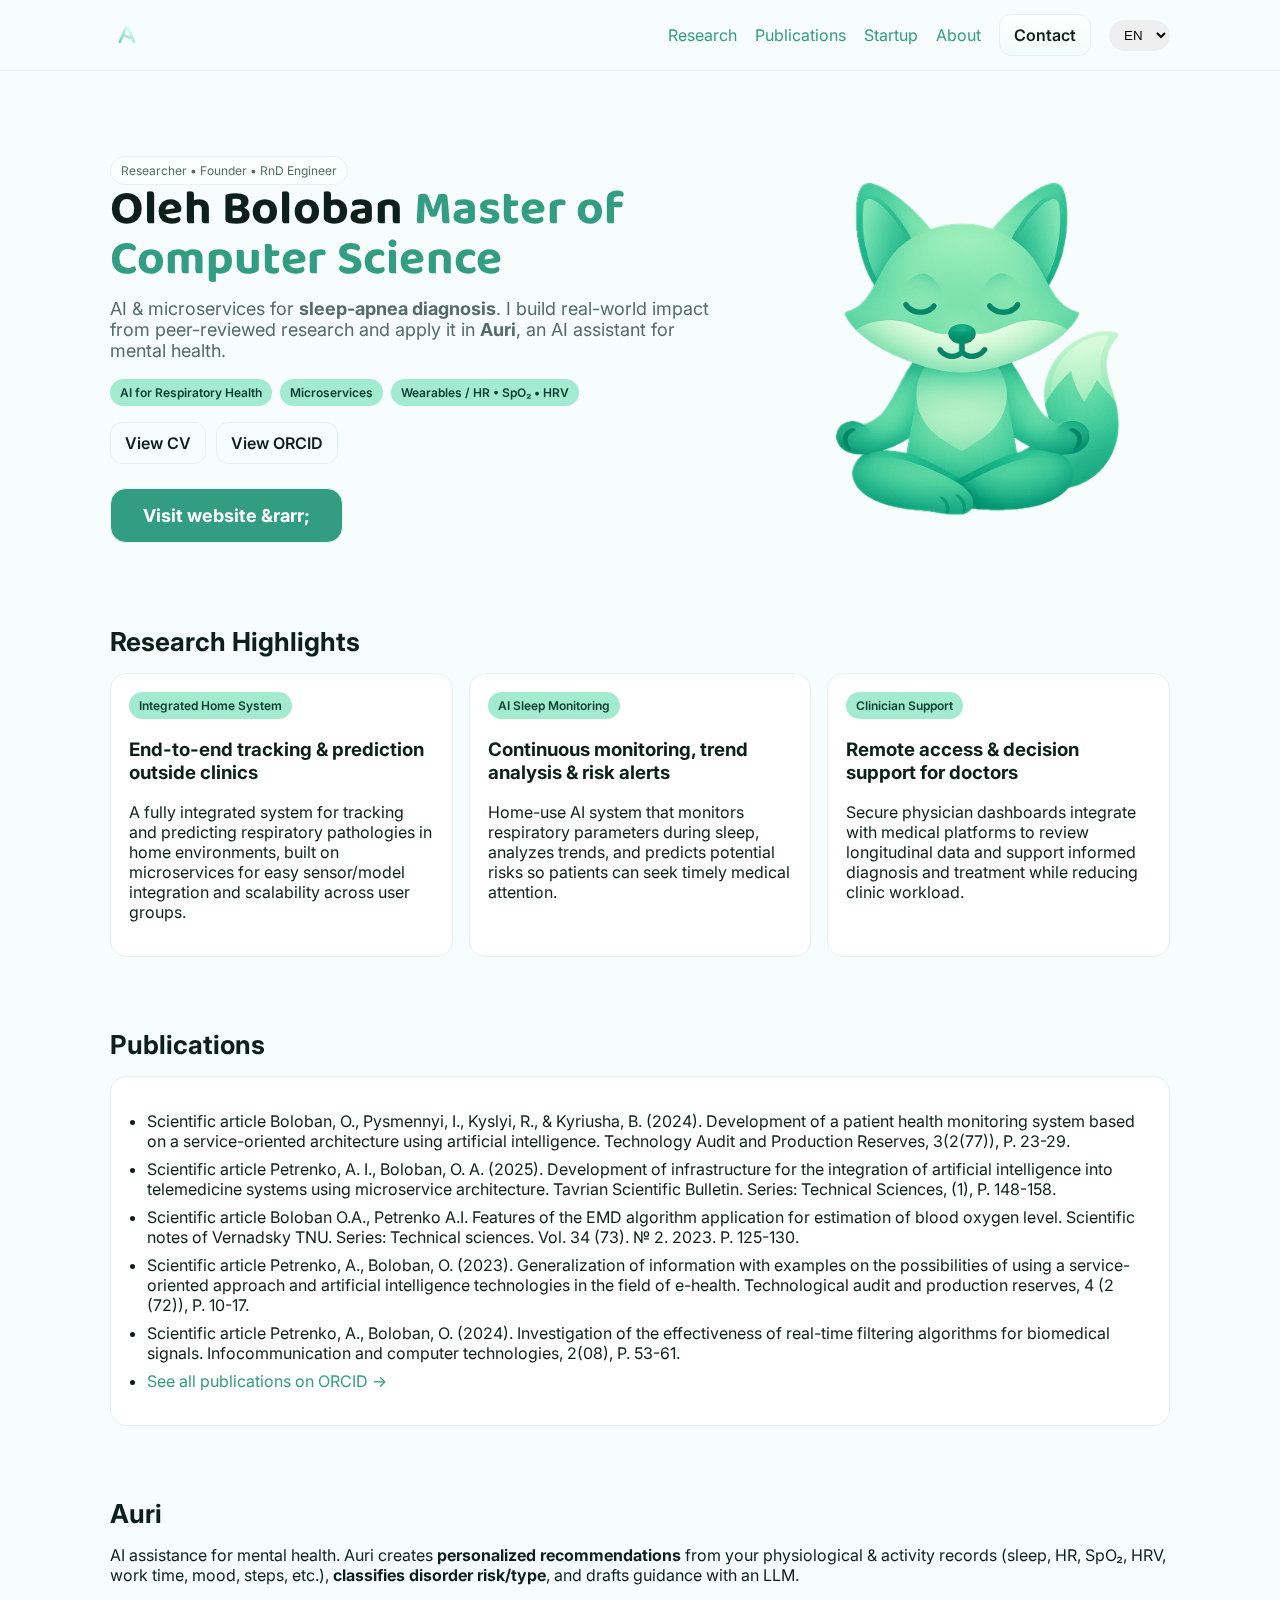
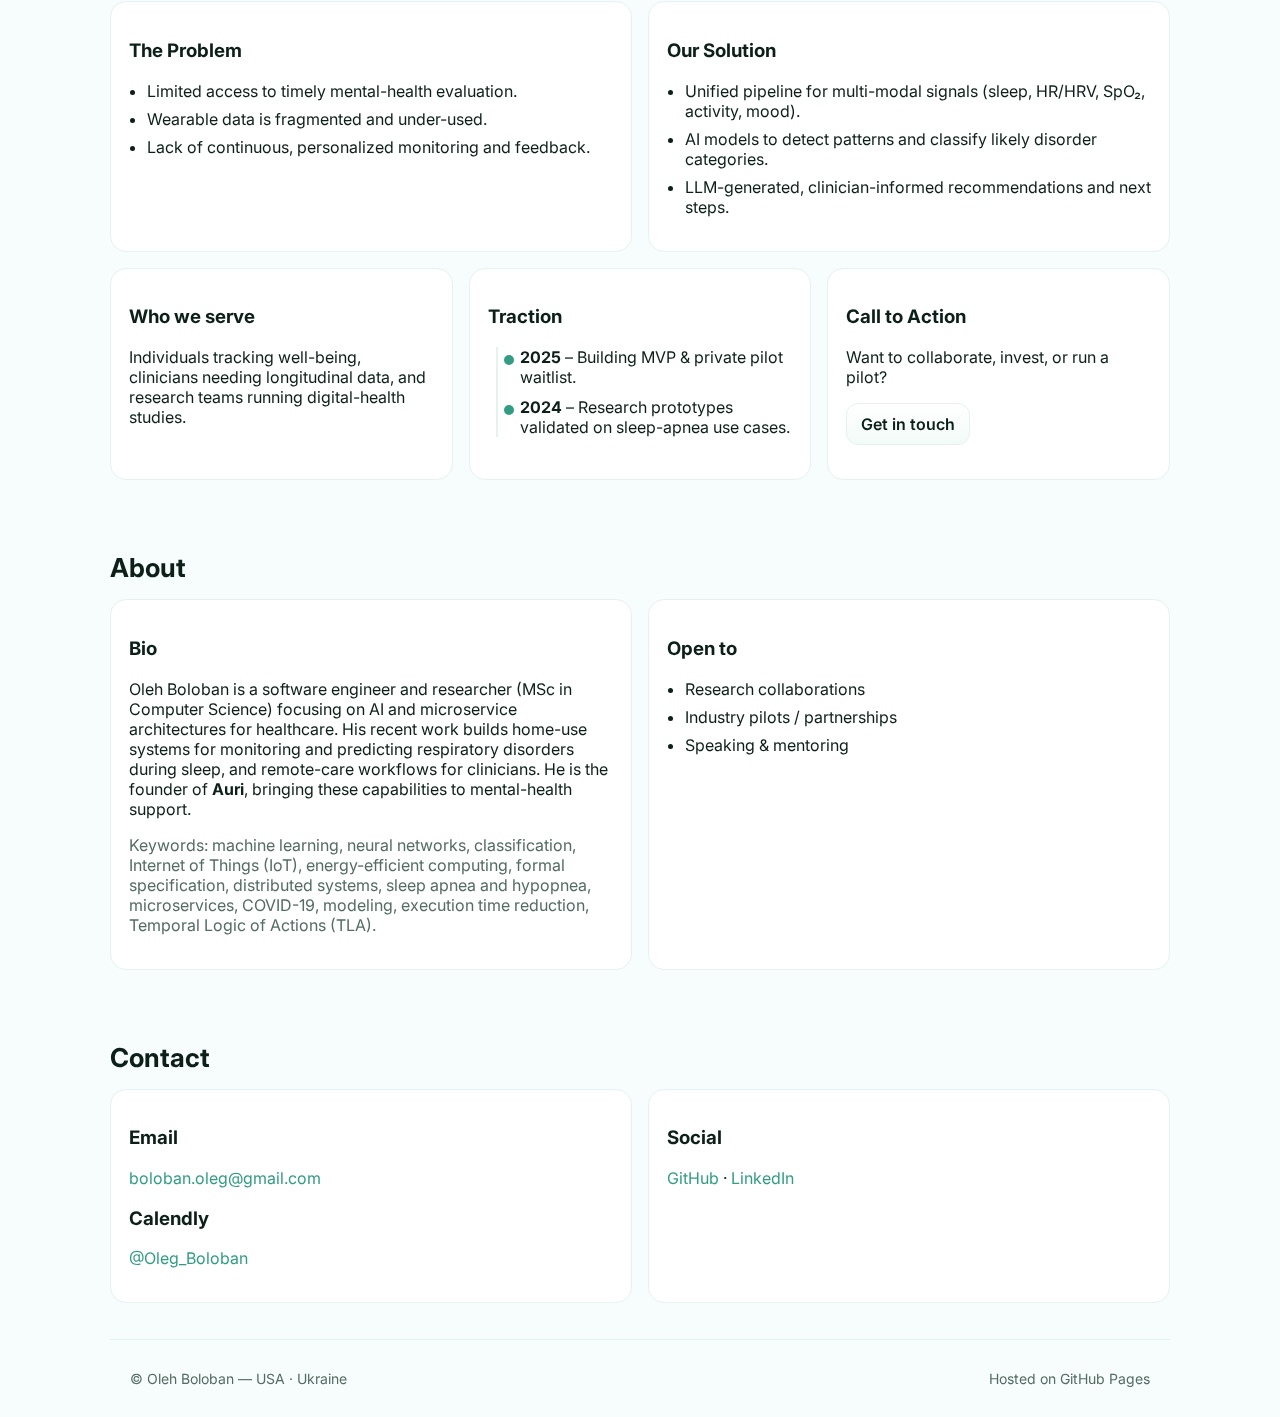
<file: research.html>
<!DOCTYPE html>
<!-- Save this file as research.html in your repo -->
<html lang="en">
<head>
  <meta charset="utf-8" />
  <meta name="viewport" content="width=device-width, initial-scale=1" />
  <title>Oleh Boloban — Research & Auri</title>
  <meta name="description" content="Oleh Boloban — PhD / MSc in Computer Science, Software Engineer. Research on AI & microservices for sleep‑apnea diagnosis and the founder of Auri — AI assistance for mental health." />
  <link rel="icon" href="./public/img/auri/favicon.ico"/>
  <link rel="preconnect" href="https://fonts.googleapis.com">
  <link rel="preconnect" href="https://fonts.gstatic.com" crossorigin>
  <link href="https://fonts.googleapis.com/css2?family=Inter:wght@300;400;500;600;700;800&family=Baloo+2:wght@500;600;700&display=swap" rel="stylesheet">
  <link rel="stylesheet" href="./css/auri.css">

  <!-- Open Graph -->
  <meta property="og:title" content="Oleh Boloban — Research & Auri" />
  <meta property="og:description" content="AI & microservices for sleep‑apnea diagnosis. Explore research, publications, and Auri — AI assistance for mental health." />
  <meta property="og:type" content="website" />
  <meta property="og:image" content="./public/img/auri/logo.png" />

  <!-- Schema.org JSON-LD -->
  <script type="application/ld+json">
  {"@context":"https://schema.org","@type":"Person","name":"Oleh Boloban","jobTitle":"RnD Engineer, Researcher","alumniOf":"PhD Computer Science","url":"https://olegbb1502.github.io","sameAs":["https://orcid.org/0009-0004-9074-4077"]}
  </script>
  <script type="application/ld+json">
  {"@context":"https://schema.org","@type":"Organization","name":"Auri","url":"http://a-uri.com","logo":"./public/img/auri/logo.png","description":"AI assistance for mental health, creating personalized recommendations from physiological and behavioral data."}
  </script>
</head>
<body>
  <header>
    <div class="container nav">
      <div class="brand">
        <img src="./public/img/auri/logo.png" alt="Auri logo"/>
      </div>
      <nav class="links">
        <a href="#research" data-i18n="nav.research">Research</a>
        <a href="#publications" data-i18n="nav.pubs">Publications</a>
        <a href="#startup" data-i18n="nav.startup">Startup</a>
        <a href="#about" data-i18n="nav.about">About</a>
        <a class="action" href="#contact" data-i18n="nav.contact">Contact</a>
        <select class="lang" id="lang">
          <option value="en">EN</option>
          <option value="uk">UA</option>
        </select>
      </nav>
      <div class="burger" id="burger">
        <span></span>
        <span></span>
    </div>
  </header>

  <main id="top" class="container">
    <!-- Hero -->
    <section class="hero">
      <div>
        <span class="tag" data-i18n="hero.roleTag">Researcher • Founder • RnD Engineer</span>
        <h1>Oleh Boloban <span class="light" data-i18n="hero.titleLight">Master of Computer Science</span></h1>
        <p class="lead" data-i18n-html="hero.lead">AI & microservices for <strong>sleep‑apnea diagnosis</strong>. I build real‑world impact from peer‑reviewed research and apply it in <strong>Auri</strong>, an AI assistant for mental health.</p>
        <div class="chips">
          <span class="pill" data-i18n="hero.chip1">AI for Respiratory Health</span>
          <span class="pill" data-i18n="hero.chip2">Microservices</span>
          <span class="pill" data-i18n="hero.chip3">Wearables / HR • SpO₂ • HRV</span>
        </div>
        <div style="margin-top:16px; display:flex; gap:10px; flex-wrap:wrap">
          <a class="btn ghost" href="./public/OlehBolobanCV(H).pdf" target="_blank" rel="noopener" data-i18n="cta.cv">View CV</a>
          <a class="btn ghost" href="https://orcid.org/0009-0004-9074-4077" target="_blank" rel="noopener" data-i18n="cta.orcid">View ORCID</a>
        </div>
      <div style="margin-top:24px;">
        <a href="http://a-uri.com/" target="_blank" rel="noopener" class="btn" style="font-size:18px; padding:16px 32px; border-radius:16px; font-weight:700; background:var(--accent); color:#fff; display:inline-block;" data-i18n="cta.visit">
          Visit website &rarr;
        </a>
      </div>
      </div>
      <div>
        <img class="heroimg" src="./public/img/auri/fox.png" alt="Auri fox" />
      </div>
    </section>

    <!-- Research Highlights -->
    <section id="research">
      <h2 data-i18n="sec.research">Research Highlights</h2>
      <div class="grid-3">
        <div class="card">
          <div class="pill" data-i18n="research.card1.badge">Integrated Home System</div>
          <h3 data-i18n="research.card1.title">End‑to‑end tracking & prediction outside clinics</h3>
          <p data-i18n="research.card1.text">A fully integrated system for tracking and predicting respiratory pathologies in home environments, built on microservices for easy sensor/model integration and scalability across user groups.</p>
        </div>
        <div class="card">
          <div class="pill" data-i18n="research.card2.badge">AI Sleep Monitoring</div>
          <h3 data-i18n="research.card2.title">Continuous monitoring, trend analysis & risk alerts</h3>
          <p data-i18n="research.card2.text">Home‑use AI system that monitors respiratory parameters during sleep, analyzes trends, and predicts potential risks so patients can seek timely medical attention.</p>
        </div>
        <div class="card">
          <div class="pill" data-i18n="research.card3.badge">Clinician Support</div>
          <h3 data-i18n="research.card3.title">Remote access & decision support for doctors</h3>
          <p data-i18n="research.card3.text">Secure physician dashboards integrate with medical platforms to review longitudinal data and support informed diagnosis and treatment while reducing clinic workload.</p>
        </div>
      </div>
    </section>

    <!-- Publications (simple list with links) -->
    <section id="publications">
      <h2 data-i18n="sec.pubs">Publications</h2>
      <div class="card">
        <ul class="list" id="pubList">
            <li>Scientific article Boloban, O., Pysmennyi, I., Kyslyi, R., & Kyriusha, B. (2024). Development of a patient health monitoring system based on a service-oriented architecture using artificial intelligence. Technology Audit and Production Reserves, 3(2(77)), P. 23-29.</li>  
            <li>Scientific article Petrenko, A. I., Boloban, O. A. (2025). Development of infrastructure for the integration of artificial intelligence into telemedicine systems using microservice architecture. Tavrian Scientific Bulletin. Series: Technical Sciences, (1), P. 148-158.</li>
            <li>Scientific article Boloban O.A., Petrenko A.I. Features of the EMD algorithm application for estimation of blood oxygen level. Scientific notes of Vernadsky TNU. Series: Technical sciences. Vol. 34 (73). № 2. 2023. P. 125-130.</li>
            <li>Scientific article Petrenko, A., Boloban, O. (2023). Generalization of information with examples on the possibilities of using a service-oriented approach and artificial intelligence technologies in the field of e-health. Technological audit and production reserves, 4 (2 (72)), P. 10-17.</li>
            <li>Scientific article Petrenko, A., Boloban, O. (2024). Investigation of the effectiveness of real-time filtering algorithms for biomedical signals. Infocommunication and computer technologies, 2(08), P. 53-61.</li>
            </li>
          <!-- Replace with your own links -->
          <li><a href="https://orcid.org/0009-0004-9074-4077" target="_blank" rel="noopener">See all publications on ORCID →</a></li>
        </ul>
      </div>
    </section>

    <!-- Startup -->
    <section id="startup">
      <h2>Auri</h2>
      <p class="lead" data-i18n-html="startup.lead">AI assistance for mental health. Auri creates <strong>personalized recommendations</strong> from your physiological & activity records (sleep, HR, SpO₂, HRV, work time, mood, steps, etc.), <strong>classifies disorder risk/type</strong>, and drafts guidance with an LLM.</p>
      <div class="grid-2">
        <div class="card">
          <h3 data-i18n="startup.problem.title">The Problem</h3>
          <ul class="list">
            <li data-i18n="startup.problem.b1">Limited access to timely mental‑health evaluation.</li>
            <li data-i18n="startup.problem.b2">Wearable data is fragmented and under‑used.</li>
            <li data-i18n="startup.problem.b3">Lack of continuous, personalized monitoring and feedback.</li>
          </ul>
        </div>
        <div class="card">
          <h3 data-i18n="startup.solution.title">Our Solution</h3>
          <ul class="list">
            <li data-i18n="startup.solution.b1">Unified pipeline for multi‑modal signals (sleep, HR/HRV, SpO₂, activity, mood).</li>
            <li data-i18n="startup.solution.b2">AI models to detect patterns and classify likely disorder categories.</li>
            <li data-i18n="startup.solution.b3">LLM‑generated, clinician‑informed recommendations and next steps.</li>
          </ul>
        </div>
      </div>

      <div class="grid-3" style="margin-top:16px">
        <div class="card">
          <h3 data-i18n="startup.who.title">Who we serve</h3>
          <p data-i18n="startup.who.p">Individuals tracking well‑being, clinicians needing longitudinal data, and research teams running digital‑health studies.</p>
        </div>
        <div class="card">
          <h3 data-i18n="startup.traction.title">Traction</h3>
          <div class="timeline">
            <div class="t-item" data-i18n-html="startup.traction.i1"><strong>2025</strong> – Building MVP & private pilot waitlist.</div>
            <div class="t-item" data-i18n-html="startup.traction.i2"><strong>2024</strong> – Research prototypes validated on sleep‑apnea use cases.</div>
          </div>
        </div>
        <div class="card">
          <h3 data-i18n="startup.cta.title">Call to Action</h3>
          <p data-i18n="startup.cta.p">Want to collaborate, invest, or run a pilot?</p>
          <p><a class="btn" href="#contact" data-i18n="startup.cta.btn">Get in touch</a></p>
        </div>
      </div>
    </section>

    <!-- About -->
    <section id="about">
      <h2 data-i18n="sec.about">About</h2>
      <div class="grid-2">
        <div class="card">
          <h3 data-i18n="about.bio.title">Bio</h3>
          <p data-i18n-html="about.bio.text">Oleh Boloban is a software engineer and researcher (PhD in Computer Science) focusing on AI and microservice architectures for healthcare. His recent work builds home‑use systems for monitoring and predicting respiratory disorders during sleep, and remote‑care workflows for clinicians. He is the founder of <strong>Auri</strong>, bringing these capabilities to mental‑health support.</p>
          <p class="muted" data-i18n="about.bio.keywords">Keywords: machine learning, neural networks, classification, Internet of Things (IoT), energy-efficient computing, formal specification, distributed systems, sleep apnea and hypopnea, microservices, COVID-19, modeling, execution time reduction, Temporal Logic of Actions (TLA).</p>
        </div>
        <div class="card">
          <h3 data-i18n="about.open.title">Open to</h3>
          <ul class="list">
            <li data-i18n="about.open.b1">Research collaborations</li>
            <li data-i18n="about.open.b2">Industry pilots / partnerships</li>
            <li data-i18n="about.open.b3">Speaking & mentoring</li>
          </ul>
        </div>
      </div>
    </section>

    <!-- Contact -->
    <section id="contact">
      <h2 data-i18n="sec.contact">Contact</h2>
      <div class="grid-2">
        <div class="card">
          <h3 data-i18n="contact.email.title">Email</h3>
          <p><a id="emailLink" href="mailto:boloban.oleg@gmail.com">boloban.oleg@gmail.com</a></p>
          <h3 data-i18n="contact.cal.title">Telegram</h3>
          <p><a href="https://t.me/Oleg_Boloban" id="telegram" target="_blank" rel="noopener">@Oleg_Boloban</a></p>
        </div>
        <div class="card">
          <h3 data-i18n="contact.social.title">Social</h3>
          <p>
            <a href="https://github.com/olegbb1502" target="_blank" rel="noopener">GitHub</a> ·
            <a href="https://www.linkedin.com/in/oleg-boloban-b394b4151/" target="_blank" rel="noopener">LinkedIn</a>
          </p>
        </div>
      </div>
    </section>

    <section class="footer">
      <div class="container">
        <div style="display:flex; justify-content:space-between; gap:12px; flex-wrap:wrap">
          <div data-i18n-html="footer.copyright">© <span id="year"></span> Oleh Boloban — USA · Ukraine</div>
          <div class="muted" data-i18n="footer.built">Hosted on GitHub Pages</div>
        </div>
      </div>
    </section>
  </main>

  <script>
    // Current year
    document.querySelector('#year').textContent = new Date().getFullYear();

    // --- i18n ---
    const I18N_FALLBACK = {
      en: {
        nav:{research:'Research', pubs:'Publications', startup:'Startup', about:'About', contact:'Contact'},
        cta:{book:'Book a call', cv:'View CV', orcid:'View ORCID', visit:'Visit website &rarr;'},
        sec:{research:'Research Highlights', pubs:'Publications', about:'About', contact:'Contact'},
        hero:{roleTag:'Researcher • Founder • Full‑stack Engineer', titleLight:'Master of Computer Science', lead:'AI & microservices for <strong>sleep‑apnea diagnosis</strong>. I build real‑world impact from peer‑reviewed research and apply it in <strong>Auri</strong>, an AI assistant for mental health.', chip1:'AI for Respiratory Health', chip2:'Microservices', chip3:'Wearables / HR • SpO₂ • HRV'},
        research:{
          card1:{badge:'Integrated Home System', title:'End‑to‑end tracking & prediction outside clinics', text:'A fully integrated system for tracking and predicting respiratory pathologies in home environments, built on microservices for easy sensor/model integration and scalability across user groups.'},
          card2:{badge:'AI Sleep Monitoring', title:'Continuous monitoring, trend analysis & risk alerts', text:'Home‑use AI system that monitors respiratory parameters during sleep, analyzes trends, and predicts potential risks so patients can seek timely medical attention.'},
          card3:{badge:'Clinician Support', title:'Remote access & decision support for doctors', text:'Secure physician dashboards integrate with medical platforms to review longitudinal data and support informed diagnosis and treatment while reducing clinic workload.'}
        },
        footer:{copyright:'© <span id="year"></span> Oleh Boloban — USA · Ukraine', built:'Hosted on GitHub Pages'}
      },
      uk: {
        nav:{research:'Дослідження', pubs:'Публікації', startup:'Стартап', about:'Про мене', contact:'Контакти'},
        cta:{book:'Записатися на дзвінок', cv:'Переглянути CV', orcid:'Переглянути ORCID', visit:'Відвідати вебсайт'},
        sec:{research:'Ключові результати досліджень', pubs:'Публікації', about:'Про мене', contact:'Контакти'},
        hero:{roleTag:'Дослідник • Засновник • Фулстек‑інженер', titleLight:'PhD', lead:'ШІ та мікросервіси для <strong>діагностики апное сну</strong>. Переношу результати досліджень у практику й застосовую їх в <strong>Auri</strong> — ШІ‑асистенті для психічного здоров’я.', chip1:'ШІ для респіраторного здоров’я', chip2:'Мікросервіси', chip3:'Вейрабли / HR • SpO₂ • HRV'},
        research:{
          card1:{badge:'Інтегрована домашня система', title:'Кінцевий трекінг і прогнозування поза клініками', text:'Повністю інтегрована система відстеження та прогнозування респіраторних патологій у домашніх умовах. Мікросервісна архітектура спрощує додавання нових сенсорів і моделей та масштабується для різних груп користувачів.'},
          card2:{badge:'Моніторинг сну на ШІ', title:'Безперервний моніторинг, аналіз трендів і ризик‑сповіщення', text:'Домашня система на базі ШІ відстежує параметри дихання під час сну, аналізує тренди та прогнозує ризики, щоб пацієнти вчасно звертались до лікаря.'},
          card3:{badge:'Підтримка лікарів', title:'Віддалений доступ і підтримка рішень', text:'Безпечні кабінети лікаря інтегруються з медичними платформами для перегляду динаміки стану пацієнта та допомагають приймати обґрунтовані рішення, зменшуючи навантаження на клініки.'}
        },
        footer:{copyright:'© <span id="year"></span> Oleh Boloban — США · Україна', built:'Розміщено на GitHub Pages'}
      }
    };

    async function loadExternal(locale){
      try{ const r = await fetch(`./i18n/${locale}.json`); if(r.ok) return await r.json(); }catch(_){}
      return I18N_FALLBACK[locale];
    }

    const langSel = document.getElementById('lang');
    let I18N = I18N_FALLBACK['en'];
    const get = (o,p)=>p.split('.').reduce((a,k)=>a&&a[k],o);
    function applyI18N(){
      document.querySelectorAll('[data-i18n]').forEach(el=>{ const v=get(I18N,el.getAttribute('data-i18n')); if(v!=null) el.textContent=v; });
      document.querySelectorAll('[data-i18n-html]').forEach(el=>{ const v=get(I18N,el.getAttribute('data-i18n-html')); if(v!=null) el.innerHTML=v; });
    }
    (async ()=>{ const init=(localStorage.getItem('lang')||(navigator.language||'en').slice(0,2)); const lang=['en','uk'].includes(init)?init:'en'; langSel.value=lang; I18N=await loadExternal(lang)||I18N_FALLBACK[lang]; document.documentElement.lang=lang; applyI18N(); })();
    langSel.addEventListener('change', async ()=>{ const lang=langSel.value; localStorage.setItem('lang',lang); I18N=await loadExternal(lang)||I18N_FALLBACK[lang]; document.documentElement.lang=lang; applyI18N(); });

    // Smooth scroll
    document.querySelectorAll('a[href^="#"]').forEach(a=>{ a.addEventListener('click',e=>{ const t=document.querySelector(a.getAttribute('href')); if(t){e.preventDefault(); t.scrollIntoView({behavior:'smooth', block:'start'});} });});

    // Burger menu
    const burger = document.getElementById('burger');
    const nav = document.querySelector('.links');
    burger.addEventListener('click', () => {
      nav.classList.toggle('active');
    });
  </script>
</body>
</html>
</file>
<file: heart-monitor/static/css/2.714b1602.chunk.css>
.axis path{fill:none;stroke:#777;shape-rendering:crispEdges}.tick text{font-family:Lato;font-size:13px}.svg-line-chart-point{fill:#fff;stroke-width:2px;cursor:pointer}div.svg-line-chart-tooltip{position:fixed;text-align:center;width:100px;padding-top:5px;padding-bottom:5px;font:12px sans-serif;background:#f5f5f5;border:0;pointer-events:none;opacity:0}.svg-line-chart-label{text-anchor:middle;font-weight:700;font-size:18px;font-family:Ubuntu,sans-serif}
/*# sourceMappingURL=2.714b1602.chunk.css.map */
</file>
<file: heart-monitor/static/css/main.5fd7aad8.chunk.css>
body{margin:0;font-family:-apple-system,BlinkMacSystemFont,Segoe UI,Roboto,Oxygen,Ubuntu,Cantarell,Fira Sans,Droid Sans,Helvetica Neue,sans-serif;-webkit-font-smoothing:antialiased;-moz-osx-font-smoothing:grayscale}code{font-family:source-code-pro,Menlo,Monaco,Consolas,Courier New,monospace}.App{overflow:hidden;position:relative;display:flex;background:#f7f8fa}@media(max-width:600px){.App{display:block}}a{text-decoration:none}.nav{position:absolute;left:15px;top:15px;-webkit-transition:all .3s;transition:all .3s;font-size:24px;z-index:25}.nav.open{-webkit-transform:translateX(260px);transform:translateX(260px);color:#ff6348}.download,button{cursor:pointer;display:block;font-weight:400;text-align:center;white-space:nowrap;vertical-align:middle;-webkit-user-select:none;-moz-user-select:none;-ms-user-select:none;user-select:none;border:1px solid transparent;padding:.375rem .75rem;font-size:1rem;line-height:1.5;border-radius:.25rem;-webkit-transition:color .15s ease-in-out,background-color .15s ease-in-out,border-color .15s ease-in-out,box-shadow .15s ease-in-out;transition:color .15s ease-in-out,background-color .15s ease-in-out,border-color .15s ease-in-out,box-shadow .15s ease-in-out;width:120px;margin-bottom:1rem}.info{-webkit-transform:translateX(-320px);transform:translateX(-320px);-webkit-transition:all .3s;transition:all .3s;width:320px;height:100vh;display:flex;flex-direction:column;justify-content:space-between;align-items:center;background:#515964;box-sizing:border-box;padding:1.2rem 0;color:#fff}@media(max-width:600px){.info{position:absolute}}.info.open{-webkit-transform:translateX(0);transform:translateX(0);box-shadow:11px 0 38px -23px rgba(0,0,0,.75)}.info p{font-size:18px}.heart-monitor{-webkit-transform:translateX(0);transform:translateX(0);-webkit-transition:all .3s;transition:all .3s;position:static;width:90%;margin:0 auto}@media(max-width:600px){.heart-monitor{height:100vh;box-sizing:border-box;padding:50px 10px}}.heart-monitor.open{-webkit-transform:translateX(320px);transform:translateX(320px)}.settings{color:#fff;background-color:#6c757d;border-color:#6c757d}.bpm{color:#a83f39;display:flex;align-items:center;font-size:4vw;font-weight:700}@media(max-width:600px){.bpm{font-size:12vw}}.heart{-webkit-animation:heartBeat 3s infinite;animation:heartBeat 3s infinite;display:inline-block;margin-right:12px}@-webkit-keyframes heartBeat{0%{-webkit-transform:scale(1.02);transform:scale(1.02)}25%{-webkit-transform:scale(.96);transform:scale(.96)}50%{-webkit-transform:scale(1.09);transform:scale(1.09)}75%{-webkit-transform:scale(.9);transform:scale(.9)}98%{-webkit-transform:scale(1);transform:scale(1)}to{-webkit-transform:scale(1.02);transform:scale(1.02)}}@keyframes heartBeat{0%{-webkit-transform:scale(1.02);transform:scale(1.02)}25%{-webkit-transform:scale(.96);transform:scale(.96)}50%{-webkit-transform:scale(1.09);transform:scale(1.09)}75%{-webkit-transform:scale(.9);transform:scale(.9)}98%{-webkit-transform:scale(1);transform:scale(1)}to{-webkit-transform:scale(1.02);transform:scale(1.02)}}.not-connect{color:#ff6348;font-weight:700;font-size:1.5vw}@media(max-width:600px){.not-connect{font-size:6vw}}.download,.reset{background-color:#007bff;border-color:#007bff;color:#fff}.tick{display:none}#react-linechart-1559767558194{width:80vw!important}.battery{display:flex;align-items:center}.battery svg{margin-right:15px}.VictoryContainer{width:80%;height:auto!important}
/*# sourceMappingURL=main.5fd7aad8.chunk.css.map */
</file>
<file: pitbull-admin/static/css/main.eedb6b28.chunk.css>
body{margin:0;padding:0;font-family:-apple-system,BlinkMacSystemFont,Segoe UI,Roboto,Oxygen,Ubuntu,Cantarell,Fira Sans,Droid Sans,Helvetica Neue,sans-serif;-webkit-font-smoothing:antialiased;-moz-osx-font-smoothing:grayscale}code{font-family:source-code-pro,Menlo,Monaco,Consolas,Courier New,monospace}.status{opacity:0;color:#fff;text-align:center;padding:15px;box-sizing:border-box;position:fixed;width:100%;top:0;left:0;font-weight:700;font-size:24px;z-index:-1;transition:all .3s}.status.show{opacity:1;z-index:15}.add-housing{padding:3vw}.add-housing .switch{position:relative;display:inline-block;width:60px;height:34px}.add-housing .switch input{opacity:0;width:0;height:0}.add-housing .slider{position:absolute;cursor:pointer;top:0;left:0;right:0;bottom:0;background-color:#ccc;transition:.4s}.add-housing .slider:before{position:absolute;content:"";height:26px;width:26px;left:4px;bottom:4px;background-color:#fff;transition:.4s}.add-housing input:checked+.slider{background-color:#28a745}.add-housing input:focus+.slider{box-shadow:0 0 1px #3fa755}.add-housing input:checked+.slider:before{-webkit-transform:translateX(26px);transform:translateX(26px)}.add-housing .slider.round{border-radius:34px}.add-housing .slider.round:before{border-radius:50%}.add-housing form{width:80%;margin:20px 0}.add-housing .inputs{display:-webkit-flex;display:flex;-webkit-justify-content:space-between;justify-content:space-between;-webkit-flex-wrap:wrap;flex-wrap:wrap;width:100%}input:not([type=checkbox]),select,textarea{display:block;width:45%;height:calc(1.5em + .75rem + 2px);padding:.375rem .75rem;font-size:1rem;font-weight:400;line-height:1.5;color:#495057;background-color:#fff;background-clip:padding-box;border:1px solid #ced4da;border-radius:.25rem;transition:border-color .15s ease-in-out,box-shadow .15s ease-in-out;margin-bottom:25px}input:not([type=checkbox]):focus,select:focus,textarea:focus{color:#495057;background-color:#fff;border-color:#80bdff;outline:0;box-shadow:0 0 0 .2rem rgba(0,123,255,.25)}.add-housing textarea{resize:vertical}button{display:block;font-weight:400;text-align:center;vertical-align:middle;-webkit-user-select:none;-moz-user-select:none;-ms-user-select:none;user-select:none;padding:.375rem .75rem;font-size:1rem;line-height:1.5;border-radius:.25rem;transition:color .15s ease-in-out,background-color .15s ease-in-out,border-color .15s ease-in-out,box-shadow .15s ease-in-out;margin-top:25px;color:#fff;background-color:#007bff;border-color:#007bff;-webkit-appearance:button;width:25%;cursor:pointer}.add-housing button:focus{outline:0;box-shadow:0 0 0 .2rem rgba(0,123,255,.25)}@media(max-width:780px){.add-housing button,.add-housing form,input:not([type=checkbox]),textarea{width:100%}}
/*# sourceMappingURL=main.eedb6b28.chunk.css.map */
</file>
<file: css/mentorship.css>
/* ═══════════════════════════════════════════════
   mentorship.css — Mobile-first
   Base = mobile, min-width overrides for larger
   ═══════════════════════════════════════════════ */

*, *::before, *::after { box-sizing: border-box; margin: 0; padding: 0; }

:root {
  --purple: #7b2eff;
  --purple-glow: rgba(123, 46, 255, 0.45);
  --purple-soft: rgba(123, 46, 255, 0.12);
  --bg: #1d2230;
  --bg-card: #232a3b;
  --white: #ffffff;
  --muted: rgba(255, 255, 255, 0.55);
  --border: rgba(123, 46, 255, 0.2);
  --border-hover: rgba(123, 46, 255, 0.65);
}

html { scroll-behavior: smooth; }

body {
  background-color: var(--bg);
  color: var(--white);
  font-family: 'Roboto', sans-serif;
  overflow-x: hidden;
  line-height: 1.6;
}

/* ── SCROLLBAR (desktop only, ignored on mobile) ── */
::-webkit-scrollbar { width: 6px; }
::-webkit-scrollbar-track { background: var(--bg); }
::-webkit-scrollbar-thumb { background: var(--purple); border-radius: 3px; }

/* ── NOISE OVERLAY ── */
body::before {
  content: '';
  position: fixed;
  inset: 0;
  background-image: url("data:image/svg+xml,%3Csvg viewBox='0 0 256 256' xmlns='http://www.w3.org/2000/svg'%3E%3Cfilter id='n'%3E%3CfeTurbulence type='fractalNoise' baseFrequency='0.9' numOctaves='4' stitchTiles='stitch'/%3E%3C/filter%3E%3Crect width='100%25' height='100%25' filter='url(%23n)' opacity='0.03'/%3E%3C/svg%3E");
  pointer-events: none;
  z-index: 0;
}

/* ── GRID LINES ── */
body::after {
  content: '';
  position: fixed;
  inset: 0;
  background-image:
    linear-gradient(rgba(123, 46, 255, 0.04) 1px, transparent 1px),
    linear-gradient(90deg, rgba(123, 46, 255, 0.04) 1px, transparent 1px);
  background-size: 40px 40px;
  pointer-events: none;
  z-index: 0;
}

section, footer { position: relative; z-index: 1; }

/* header must NOT form a stacking context — the fixed nav inside needs to float
   above all sections (z-index 1) in the root context at its own z-index: 100 */
header { position: static; }


/* ════════════════════════════════
   NAV
   ════════════════════════════════ */
nav {
  position: fixed;
  top: 0; left: 0; right: 0;
  z-index: 100;
  display: flex;
  align-items: center;
  justify-content: space-between;
  padding: 14px 20px;
  background: rgba(29, 34, 48, 0.85);
  backdrop-filter: blur(18px);
  border-bottom: 1px solid var(--border);
}

.nav-logo {
  font-family: 'Montserrat', sans-serif;
  font-weight: 900;
  font-size: 1rem;
  letter-spacing: 0.12em;
  color: var(--white);
  text-decoration: none;
}
.nav-logo span { color: var(--purple); }

.nav-cta {
  font-family: 'Roboto', sans-serif;
  font-size: 0.75rem;
  font-weight: 500;
  letter-spacing: 0.08em;
  text-transform: uppercase;
  color: var(--white);
  text-decoration: none;
  border: 1px solid var(--border);
  padding: 8px 16px;
  border-radius: 4px;
  transition: border-color 0.3s, box-shadow 0.3s, color 0.3s;
}
.nav-cta:hover {
  border-color: var(--purple);
  box-shadow: 0 0 18px var(--purple-glow);
  color: var(--purple);
}

@media (min-width: 900px) {
  nav { padding: 18px 60px; }
  .nav-logo { font-size: 1.1rem; }
  .nav-cta { font-size: 0.85rem; padding: 9px 22px; letter-spacing: 0.1em; }
}


/* ════════════════════════════════
   HERO
   ════════════════════════════════ */
.hero {
  min-height: 100svh;
  display: flex;
  flex-direction: column;
  align-items: center;
  justify-content: center;
  text-align: center;
  padding: 100px 20px 72px;
  position: relative;
  overflow: hidden;
}

.hero::before {
  content: '';
  position: absolute;
  top: 50%; left: 50%;
  transform: translate(-50%, -50%);
  width: 320px; height: 320px;
  background: radial-gradient(ellipse, rgba(123, 46, 255, 0.2) 0%, transparent 70%);
  pointer-events: none;
  animation: pulse-glow 5s ease-in-out infinite;
}

@keyframes pulse-glow {
  0%, 100% { opacity: 0.7; transform: translate(-50%, -50%) scale(1); }
  50%       { opacity: 1;   transform: translate(-50%, -50%) scale(1.12); }
}

.hero-badge {
  display: inline-flex;
  align-items: center;
  gap: 8px;
  font-size: 0.68rem;
  font-weight: 500;
  letter-spacing: 0.16em;
  text-transform: uppercase;
  color: var(--purple);
  border: 1px solid var(--border);
  padding: 6px 16px;
  border-radius: 100px;
  margin-bottom: 28px;
  background: var(--purple-soft);
  animation: fadeUp 0.8s ease both;
}
.hero-badge::before {
  content: '';
  width: 7px; height: 7px;
  border-radius: 50%;
  background: var(--purple);
  flex-shrink: 0;
  animation: blink 1.5s ease-in-out infinite;
}

@keyframes blink {
  0%, 100% { opacity: 1; }
  50%       { opacity: 0.2; }
}

.hero h1 {
  font-family: 'Montserrat', sans-serif;
  font-weight: 900;
  font-size: clamp(2.4rem, 9vw, 5.5rem);
  line-height: 1.08;
  letter-spacing: -0.02em;
  max-width: 900px;
  animation: fadeUp 0.9s 0.1s ease both;
}

.hero h1 .highlight {
  color: var(--purple);
  position: relative;
  display: inline-block;
}
.hero h1 .highlight::after {
  content: '';
  position: absolute;
  bottom: 2px; left: 0; right: 0;
  height: 3px;
  background: var(--purple);
  filter: blur(1px);
  border-radius: 2px;
  animation: line-expand 1s 0.8s ease both;
  transform-origin: left;
}

@keyframes line-expand {
  from { transform: scaleX(0); opacity: 0; }
  to   { transform: scaleX(1); opacity: 1; }
}

.hero p {
  font-size: clamp(0.95rem, 3vw, 1.15rem);
  color: var(--muted);
  max-width: 600px;
  margin: 24px auto 36px;
  animation: fadeUp 0.9s 0.2s ease both;
}

.hero-cta {
  animation: fadeUp 0.9s 0.35s ease both;
  display: flex;
  flex-direction: column;
  align-items: center;
  gap: 16px;
  width: 100%;
  max-width: 320px;
}

@media (min-width: 480px) {
  .hero-cta {
    flex-direction: row;
    max-width: none;
    width: auto;
  }
}

@keyframes fadeUp {
  from { opacity: 0; transform: translateY(24px); }
  to   { opacity: 1; transform: translateY(0); }
}

/* Buttons */
.btn-primary {
  display: inline-flex;
  align-items: center;
  justify-content: center;
  gap: 10px;
  font-family: 'Montserrat', sans-serif;
  font-weight: 700;
  font-size: 0.88rem;
  letter-spacing: 0.1em;
  text-transform: uppercase;
  color: var(--white);
  background: var(--purple);
  padding: 15px 32px;
  border-radius: 6px;
  text-decoration: none;
  position: relative;
  overflow: hidden;
  transition: transform 0.25s, box-shadow 0.25s;
  -webkit-tap-highlight-color: transparent;
  touch-action: manipulation;
}
.btn-primary::before {
  content: '';
  position: absolute;
  inset: 0;
  background: linear-gradient(135deg, rgba(255, 255, 255, 0.15) 0%, transparent 60%);
  opacity: 0;
  transition: opacity 0.3s;
}
.btn-primary:hover { transform: translateY(-3px); box-shadow: 0 8px 40px var(--purple-glow); }
.btn-primary:hover::before { opacity: 1; }
.btn-primary:active { transform: scale(0.97); }

.btn-ghost {
  font-family: 'Roboto', sans-serif;
  font-weight: 500;
  font-size: 0.9rem;
  color: var(--muted);
  text-decoration: none;
  display: inline-flex;
  align-items: center;
  gap: 6px;
  transition: color 0.25s;
  -webkit-tap-highlight-color: transparent;
}
.btn-ghost:hover { color: var(--white); }
.btn-ghost svg { transition: transform 0.25s; }
.btn-ghost:hover svg { transform: translateX(4px); }

.btn-white {
  display: inline-flex;
  align-items: center;
  gap: 10px;
  font-family: 'Montserrat', sans-serif;
  font-weight: 700;
  font-size: 0.88rem;
  letter-spacing: 0.1em;
  text-transform: uppercase;
  color: var(--purple);
  background: var(--white);
  padding: 15px 32px;
  border-radius: 6px;
  text-decoration: none;
  transition: transform 0.25s, box-shadow 0.25s;
  -webkit-tap-highlight-color: transparent;
  touch-action: manipulation;
}
.btn-white:hover { transform: translateY(-3px); box-shadow: 0 12px 40px rgba(0, 0, 0, 0.3); }
.btn-white:active { transform: scale(0.97); }

/* Stats */
.hero-stats {
  display: flex;
  flex-wrap: wrap;
  justify-content: center;
  gap: 24px 28px;
  margin-top: 56px;
  padding-top: 36px;
  border-top: 1px solid var(--border);
  animation: fadeUp 0.9s 0.5s ease both;
  width: 100%;
  max-width: 480px;
}

@media (min-width: 600px) {
  .hero-stats { gap: 48px; max-width: none; }
}
@media (min-width: 900px) {
  .hero::before { width: 700px; height: 700px; }
  .hero { padding: 120px 40px 80px; }
  .hero-stats { gap: 60px; margin-top: 80px; padding-top: 48px; }
}

.stat { text-align: center; }
.stat-num {
  font-family: 'Montserrat', sans-serif;
  font-weight: 900;
  font-size: 2rem;
  color: var(--white);
  line-height: 1;
}
.stat-num span { color: var(--purple); }
.stat-label {
  font-size: 0.72rem;
  color: var(--muted);
  letter-spacing: 0.12em;
  text-transform: uppercase;
  margin-top: 6px;
}

/* Scroll indicator */
.scroll-indicator {
  position: absolute;
  bottom: 28px;
  left: 50%;
  transform: translateX(-50%);
  display: flex;
  flex-direction: column;
  align-items: center;
  gap: 8px;
  color: var(--muted);
  font-size: 0.65rem;
  letter-spacing: 0.16em;
  text-transform: uppercase;
  animation: fadeUp 1s 0.8s ease both;
}
.scroll-line {
  width: 1px;
  height: 40px;
  background: linear-gradient(to bottom, var(--purple), transparent);
  animation: scroll-pulse 2s ease-in-out infinite;
}

@keyframes scroll-pulse {
  0%, 100% { transform: scaleY(1); opacity: 0.5; }
  50%       { transform: scaleY(1.2); opacity: 1; }
}


/* ════════════════════════════════
   SECTION LABELS
   ════════════════════════════════ */
.section-label {
  font-size: 0.68rem;
  letter-spacing: 0.22em;
  text-transform: uppercase;
  color: var(--purple);
  margin-bottom: 12px;
  font-weight: 500;
}
.section-title {
  font-family: 'Montserrat', sans-serif;
  font-weight: 900;
  font-size: clamp(1.7rem, 6vw, 3rem);
  line-height: 1.1;
  letter-spacing: -0.01em;
}
.section-sub {
  color: var(--muted);
  font-size: 0.95rem;
  max-width: 560px;
  margin-top: 12px;
}


/* ════════════════════════════════
   PACKAGES
   ════════════════════════════════ */
.packages-section {
  padding: 72px 20px;
  max-width: 1300px;
  margin: 0 auto;
}

@media (min-width: 900px) {
  .packages-section { padding: 120px 60px; }
}

.packages-header { margin-bottom: 48px; }

/* ── Currency badge (geo-detected, shown below section-sub) ── */
.currency-badge {
  display: inline-flex;
  align-items: center;
  gap: 6px;
  margin-top: 16px;
  padding: 5px 12px;
  border: 1px solid var(--border);
  border-radius: 100px;
  font-size: 0.72rem;
  letter-spacing: 0.1em;
  color: var(--muted);
  background: rgba(123, 46, 255, 0.06);
  user-select: none;
}
.currency-badge svg { opacity: 0.6; flex-shrink: 0; }
.currency-badge #currency-note {
  color: var(--purple);
  font-weight: 500;
}

@media (min-width: 900px) {
  .packages-header { margin-bottom: 64px; }
}

.packages-grid {
  display: grid;
  grid-template-columns: 1fr;
  gap: 20px;
}

@media (min-width: 700px) {
  .packages-grid { grid-template-columns: repeat(2, 1fr); }
}

.pkg-card {
  background: var(--bg-card);
  border: 1px solid var(--border);
  border-radius: 12px;
  padding: 28px 24px 32px;
  position: relative;
  overflow: hidden;
  transition: border-color 0.35s, transform 0.35s, box-shadow 0.35s;
  cursor: default;
  /* mobile: visible by default, JS will handle reveal on load */
}

@media (min-width: 700px) {
  .pkg-card { padding: 36px 32px 40px; }
}
@media (min-width: 900px) {
  .pkg-card { padding: 44px 44px 48px; }
}

.pkg-card::before {
  content: '';
  position: absolute;
  inset: 0;
  background: radial-gradient(ellipse 80% 60% at 50% 0%, rgba(123, 46, 255, 0.1), transparent);
  opacity: 0;
  transition: opacity 0.4s;
}
.pkg-card::after {
  content: '';
  position: absolute;
  top: 0; left: 0; right: 0;
  height: 2px;
  background: linear-gradient(90deg, transparent, var(--purple), transparent);
  transform: scaleX(0);
  transition: transform 0.5s ease;
}
.pkg-card:hover { border-color: var(--border-hover); transform: translateY(-6px); box-shadow: 0 24px 64px rgba(0,0,0,0.4), 0 0 40px var(--purple-glow); }
.pkg-card:hover::before { opacity: 1; }
.pkg-card:hover::after  { transform: scaleX(1); }

.pkg-tag {
  display: inline-block;
  font-size: 0.65rem;
  font-weight: 500;
  letter-spacing: 0.2em;
  text-transform: uppercase;
  color: var(--purple);
  background: var(--purple-soft);
  border: 1px solid var(--border);
  padding: 5px 14px;
  border-radius: 100px;
  margin-bottom: 20px;
}
.pkg-name {
  font-family: 'Montserrat', sans-serif;
  font-weight: 900;
  font-size: 1.5rem;
  letter-spacing: -0.01em;
  margin-bottom: 6px;
}
@media (min-width: 900px) {
  .pkg-name { font-size: 1.7rem; }
}
.pkg-tagline {
  font-size: 0.85rem;
  color: var(--muted);
  margin-bottom: 24px;
}
.pkg-focus {
  font-size: 0.72rem;
  letter-spacing: 0.14em;
  text-transform: uppercase;
  color: var(--purple);
  margin-bottom: 16px;
}
.pkg-list {
  list-style: none;
  display: flex;
  flex-direction: column;
  gap: 12px;
  margin-bottom: 32px;
}
.pkg-list li {
  display: flex;
  align-items: flex-start;
  gap: 12px;
  font-size: 0.9rem;
  color: rgba(255, 255, 255, 0.8);
}
.pkg-list li::before {
  content: '';
  flex-shrink: 0;
  margin-top: 7px;
  width: 6px; height: 6px;
  background: var(--purple);
  border-radius: 50%;
  box-shadow: 0 0 8px var(--purple);
}
.pkg-price {
  font-family: 'Montserrat', sans-serif;
  font-weight: 900;
  font-size: 1.05rem;
  color: var(--purple);
  border-top: 1px solid var(--border);
  padding-top: 20px;
  display: flex;
  align-items: center;
  justify-content: space-between;
}
.pkg-price-arrow {
  width: 32px; height: 32px;
  border: 1px solid var(--border);
  border-radius: 50%;
  display: flex;
  align-items: center;
  justify-content: center;
  transition: background 0.3s, border-color 0.3s, transform 0.3s;
}
.pkg-card:hover .pkg-price-arrow {
  background: var(--purple);
  border-color: var(--purple);
  transform: rotate(45deg);
}
.pkg-number {
  position: absolute;
  top: 20px; right: 24px;
  font-family: 'Montserrat', sans-serif;
  font-weight: 900;
  font-size: 3rem;
  color: rgba(123, 46, 255, 0.06);
  line-height: 1;
  pointer-events: none;
  transition: color 0.35s;
}
.pkg-card:hover .pkg-number { color: rgba(123, 46, 255, 0.13); }


/* ════════════════════════════════
   ULTIMATE
   ════════════════════════════════ */
.ultimate-section {
  background: var(--purple);
  padding: 72px 20px;
  position: relative;
  overflow: hidden;
}
.ultimate-section::before {
  content: '';
  position: absolute;
  inset: 0;
  background-image:
    linear-gradient(rgba(255, 255, 255, 0.04) 1px, transparent 1px),
    linear-gradient(90deg, rgba(255, 255, 255, 0.04) 1px, transparent 1px);
  background-size: 40px 40px;
  pointer-events: none;
}
.ultimate-section::after {
  content: '';
  position: absolute;
  top: -160px; right: -160px;
  width: 400px; height: 400px;
  background: radial-gradient(ellipse, rgba(255, 255, 255, 0.1) 0%, transparent 65%);
  pointer-events: none;
}

@media (min-width: 900px) {
  .ultimate-section { padding: 100px 60px; }
  .ultimate-section::after { top: -200px; right: -200px; width: 600px; height: 600px; }
}

.ultimate-inner {
  max-width: 1200px;
  margin: 0 auto;
  display: grid;
  grid-template-columns: 1fr;
  gap: 48px;
  align-items: start;
  position: relative;
  z-index: 1;
}

@media (min-width: 900px) {
  .ultimate-inner { grid-template-columns: 1fr 1fr; gap: 80px; align-items: center; }
}

.ultimate-badge {
  font-size: 0.68rem;
  letter-spacing: 0.22em;
  text-transform: uppercase;
  color: rgba(255, 255, 255, 0.65);
  margin-bottom: 14px;
  font-weight: 500;
}
.ultimate-title {
  font-family: 'Montserrat', sans-serif;
  font-weight: 900;
  font-size: clamp(2rem, 7vw, 3.2rem);
  line-height: 1.05;
  letter-spacing: -0.02em;
  margin-bottom: 20px;
}
.ultimate-price-tag {
  font-family: 'Montserrat', sans-serif;
  font-weight: 900;
  font-size: 3rem;
  line-height: 1;
  margin-bottom: 28px;
  display: flex;
  align-items: flex-start;
  gap: 4px;
}
.ultimate-price-tag .currency { font-size: 1.4rem; margin-top: 6px; }

.ultimate-price-tag.white {
  color: var(--white);
}

.phase-list { display: flex; flex-direction: column; }
.phase-item {
  display: flex;
  gap: 16px;
  padding: 20px 0;
  border-bottom: 1px solid rgba(255, 255, 255, 0.12);
  align-items: flex-start;
  transition: padding-left 0.3s;
}
.phase-item:first-child { padding-top: 0; }
.phase-item:last-child  { border-bottom: none; padding-bottom: 0; }
.phase-item:hover { padding-left: 6px; }

.phase-num {
  flex-shrink: 0;
  width: 34px; height: 34px;
  border-radius: 50%;
  background: rgba(255, 255, 255, 0.12);
  display: flex;
  align-items: center;
  justify-content: center;
  font-family: 'Montserrat', sans-serif;
  font-weight: 700;
  font-size: 0.78rem;
}
.phase-content h4 {
  font-family: 'Montserrat', sans-serif;
  font-weight: 700;
  font-size: 0.9rem;
  margin-bottom: 3px;
}
.phase-content p {
  font-size: 0.82rem;
  color: rgba(255, 255, 255, 0.7);
  line-height: 1.5;
}


/* ════════════════════════════════
   HOURLY
   ════════════════════════════════ */
.hourly-section {
  padding: 72px 20px;
  max-width: 1300px;
  margin: 0 auto;
  display: grid;
  grid-template-columns: 1fr;
  gap: 40px;
  align-items: start;
}

@media (min-width: 900px) {
  .hourly-section {
    padding: 120px 60px;
    grid-template-columns: 1fr 1fr;
    gap: 80px;
    align-items: center;
  }
}

.hourly-card {
  background: var(--bg-card);
  border: 1px solid var(--border);
  border-radius: 16px;
  padding: 32px 24px;
  position: relative;
  overflow: hidden;
  transition: border-color 0.35s, box-shadow 0.35s;
}
.hourly-card::before {
  content: '';
  position: absolute;
  bottom: -40px; right: -40px;
  width: 160px; height: 160px;
  background: radial-gradient(circle, var(--purple-glow), transparent 70%);
  pointer-events: none;
  transition: transform 0.4s;
}
.hourly-card:hover { border-color: var(--border-hover); box-shadow: 0 24px 64px rgba(0,0,0,0.4), 0 0 40px var(--purple-glow); }
.hourly-card:hover::before { transform: scale(1.5); }

@media (min-width: 900px) {
  .hourly-card { padding: 56px 52px; }
}

.hourly-price {
  font-family: 'Montserrat', sans-serif;
  font-weight: 900;
  font-size: 3.5rem;
  line-height: 1;
  margin: 20px 0 6px;
}
.hourly-price span { font-size: 1.6rem; vertical-align: super; }
.hourly-per {
  font-size: 0.82rem;
  color: var(--muted);
  letter-spacing: 0.1em;
  text-transform: uppercase;
  margin-bottom: 28px;
}

.feature-chips {
  display: flex;
  flex-wrap: wrap;
  gap: 8px;
  margin-bottom: 28px;
}
.chip {
  font-size: 0.75rem;
  color: rgba(255, 255, 255, 0.7);
  border: 1px solid var(--border);
  border-radius: 100px;
  padding: 5px 14px;
  background: var(--purple-soft);
  transition: border-color 0.3s, color 0.3s;
}
.hourly-card:hover .chip { border-color: rgba(123, 46, 255, 0.5); color: var(--white); }

.hourly-text .section-title { margin-bottom: 16px; }
.hourly-text .section-sub   { margin-bottom: 28px; }


/* ════════════════════════════════
   TESTIMONIALS
   ════════════════════════════════ */
.testimonials-section {
  padding: 72px 20px;
  max-width: 1300px;
  margin: 0 auto;
}

@media (min-width: 900px) {
  .testimonials-section { padding: 120px 60px; }
}

.testimonials-header { margin-bottom: 48px; }

@media (min-width: 900px) {
  .testimonials-header { margin-bottom: 64px; }
}

.testimonials-grid {
  display: grid;
  grid-template-columns: 1fr;
  gap: 20px;
}

@media (min-width: 700px) {
  .testimonials-grid { grid-template-columns: repeat(2, 1fr); }
}

.review-card {
  background: var(--bg-card);
  border: 1px solid var(--border);
  border-radius: 12px;
  padding: 28px 24px 32px;
  display: flex;
  flex-direction: column;
  transition: border-color 0.35s, transform 0.35s, box-shadow 0.35s;
}

@media (min-width: 700px) {
  .review-card { padding: 36px 32px; }
}

.review-card:hover {
  border-color: var(--border-hover);
  transform: translateY(-6px);
  box-shadow: 0 24px 64px rgba(0,0,0,0.4), 0 0 40px var(--purple-glow);
}

.review-quote-mark {
  font-family: 'Montserrat', sans-serif;
  font-weight: 900;
  font-size: 3.5rem;
  color: var(--purple);
  opacity: 0.35;
  line-height: 1;
  margin-bottom: 4px;
}

.review-text {
  font-size: 0.92rem;
  color: rgba(255, 255, 255, 0.82);
  line-height: 1.7;
  flex: 1;
  margin-bottom: 20px;
}

.review-stars {
  font-size: 0.9rem;
  color: var(--purple);
  letter-spacing: 2px;
  margin-bottom: 20px;
}

.review-divider {
  height: 1px;
  background: var(--border);
  margin-bottom: 18px;
}

.review-author {
  display: flex;
  align-items: center;
  gap: 14px;
}

.review-avatar {
  flex-shrink: 0;
  width: 44px;
  height: 44px;
  border-radius: 50%;
  background: var(--purple-soft);
  border: 1px solid var(--border);
  display: flex;
  align-items: center;
  justify-content: center;
  font-family: 'Montserrat', sans-serif;
  font-weight: 700;
  font-size: 0.8rem;
  color: var(--purple);
  transition: border-color 0.35s;
}

.review-card:hover .review-avatar { border-color: var(--purple); }

.review-name {
  font-family: 'Montserrat', sans-serif;
  font-weight: 700;
  font-size: 0.88rem;
  margin-bottom: 3px;
}

.review-role {
  font-size: 0.7rem;
  letter-spacing: 0.12em;
  text-transform: uppercase;
  color: var(--muted);
}


/* ════════════════════════════════
   FAQ
   ════════════════════════════════ */
.faq-section {
  padding: 72px 20px;
  max-width: 900px;
  margin: 0 auto;
}

@media (min-width: 900px) {
  .faq-section { padding: 120px 60px; }
}

.faq-header { margin-bottom: 48px; }

.faq-list {
  display: flex;
  flex-direction: column;
  gap: 12px;
}

.faq-item {
  background: var(--bg-card);
  border: 1px solid var(--border);
  border-radius: 12px;
  overflow: hidden;
  transition: border-color 0.3s;
}

.faq-item[open] { border-color: var(--border-hover); }

.faq-item summary {
  list-style: none;
  padding: 20px 24px;
  cursor: pointer;
  display: flex;
  justify-content: space-between;
  align-items: center;
  gap: 16px;
  font-family: 'Montserrat', sans-serif;
  font-weight: 700;
  font-size: 0.92rem;
  user-select: none;
  -webkit-tap-highlight-color: transparent;
}

.faq-item summary::-webkit-details-marker { display: none; }

.faq-icon {
  flex-shrink: 0;
  width: 28px;
  height: 28px;
  border-radius: 50%;
  border: 1px solid var(--border);
  display: flex;
  align-items: center;
  justify-content: center;
  color: var(--purple);
  transition: transform 0.3s, background 0.3s, border-color 0.3s;
}

.faq-item[open] .faq-icon {
  transform: rotate(45deg);
  background: var(--purple);
  border-color: var(--purple);
  color: var(--white);
}

.faq-body {
  padding: 0 24px 22px;
  font-size: 0.9rem;
  color: var(--muted);
  line-height: 1.75;
}


/* ════════════════════════════════
   CONTACT
   ════════════════════════════════ */
.contact-section {
  padding: 72px 20px;
  max-width: 1300px;
  margin: 0 auto;
  display: grid;
  grid-template-columns: 1fr;
  gap: 40px;
  align-items: start;
}

@media (min-width: 900px) {
  .contact-section {
    padding: 120px 60px;
    grid-template-columns: 1fr 1fr;
    gap: 80px;
    align-items: center;
  }
}

.contact-text .section-title { margin-bottom: 16px; }
.contact-text .section-sub   { margin-bottom: 28px; }

.contact-tg {
  display: inline-flex;
  align-items: center;
  gap: 10px;
  font-size: 0.9rem;
}

.contact-form {
  background: var(--bg-card);
  border: 1px solid var(--border);
  border-radius: 16px;
  padding: 32px 28px;
  display: flex;
  flex-direction: column;
  gap: 20px;
}

.form-group {
  display: flex;
  flex-direction: column;
  gap: 8px;
}

.form-label {
  font-size: 0.68rem;
  letter-spacing: 0.16em;
  text-transform: uppercase;
  color: var(--muted);
  font-weight: 500;
}

.form-input,
.form-select,
.form-textarea {
  background: var(--bg);
  border: 1px solid var(--border);
  border-radius: 8px;
  color: var(--white);
  font-family: 'Roboto', sans-serif;
  font-size: 0.9rem;
  padding: 12px 16px;
  outline: none;
  transition: border-color 0.3s, box-shadow 0.3s;
  width: 100%;
}

.form-input:focus,
.form-select:focus,
.form-textarea:focus {
  border-color: var(--purple);
  box-shadow: 0 0 0 3px rgba(123, 46, 255, 0.12);
}

.form-input::placeholder,
.form-textarea::placeholder { color: rgba(255, 255, 255, 0.22); }

.form-select {
  appearance: none;
  background-image: url('data:image/svg+xml,<svg width="12" height="8" viewBox="0 0 12 8" fill="none" xmlns="http://www.w3.org/2000/svg"><path d="M1 1l5 5 5-5" stroke="rgba(255,255,255,0.4)" stroke-width="1.6" stroke-linecap="round" stroke-linejoin="round"/></svg>');
  background-repeat: no-repeat;
  background-position: right 16px center;
  padding-right: 44px;
  cursor: pointer;
}

.form-select option { background: var(--bg-card); color: var(--white); }

.form-textarea { resize: vertical; min-height: 120px; line-height: 1.6; }

.form-submit { width: 100%; justify-content: center; }


/* ════════════════════════════════
   CTA
   ════════════════════════════════ */
.cta-section {
  position: relative;
  overflow: hidden;
  border-top: 1px solid var(--border);
  border-bottom: 1px solid var(--border);
}

.cta-section::before {
  content: '';
  position: absolute;
  inset: 0;
  background: radial-gradient(ellipse 80% 120% at 50% 100%, rgba(123, 46, 255, 0.18) 0%, transparent 70%);
  pointer-events: none;
}

.cta-inner {
  position: relative;
  z-index: 1;
  max-width: 900px;
  margin: 0 auto;
  padding: 72px 20px;
  display: flex;
  flex-direction: column;
  align-items: center;
  text-align: center;
  gap: 32px;
}

@media (min-width: 900px) {
  .cta-inner { padding: 100px 60px; gap: 40px; }
}

.cta-label {
  font-size: 0.68rem;
  letter-spacing: 0.22em;
  text-transform: uppercase;
  color: var(--purple);
  font-weight: 500;
}

.cta-title {
  font-family: 'Montserrat', sans-serif;
  font-weight: 900;
  font-size: clamp(2rem, 7vw, 3.4rem);
  line-height: 1.08;
  letter-spacing: -0.02em;
}

.cta-options {
  display: grid;
  grid-template-columns: 1fr 1fr;
  gap: 12px;
  width: 100%;
  max-width: 640px;
}

@media (min-width: 600px) {
  .cta-options { grid-template-columns: repeat(4, 1fr); gap: 10px; }
}

.cta-option {
  display: flex;
  flex-direction: column;
  align-items: center;
  gap: 8px;
  padding: 18px 12px;
  background: var(--bg-card);
  border: 1px solid var(--border);
  border-radius: 10px;
  text-decoration: none;
  color: var(--white);
  transition: border-color 0.3s, transform 0.25s, box-shadow 0.3s, background 0.3s;
}

.cta-option:hover {
  border-color: var(--purple);
  background: var(--purple-soft);
  transform: translateY(-4px);
  box-shadow: 0 12px 40px var(--purple-glow);
}

.cta-option svg {
  color: var(--muted);
  transition: color 0.3s, transform 0.25s;
}

.cta-option:hover svg {
  color: var(--purple);
  transform: translateX(3px);
}

.cta-option-tag {
  font-size: 0.6rem;
  font-weight: 500;
  letter-spacing: 0.2em;
  text-transform: uppercase;
  color: var(--purple);
  background: var(--purple-soft);
  border: 1px solid var(--border);
  padding: 3px 10px;
  border-radius: 100px;
}

.cta-option-name {
  font-family: 'Montserrat', sans-serif;
  font-weight: 700;
  font-size: 0.78rem;
  text-align: center;
  line-height: 1.3;
}

.cta-btn { font-size: 0.9rem; padding: 16px 40px; }


/* ════════════════════════════════
   FOOTER
   ════════════════════════════════ */
footer {
  border-top: 1px solid var(--border);
  padding: 28px 20px;
  display: flex;
  flex-direction: column;
  align-items: center;
  gap: 16px;
  text-align: center;
}

@media (min-width: 700px) {
  footer {
    flex-direction: row;
    justify-content: space-between;
    padding: 48px 60px;
    text-align: left;
  }
}

.footer-brand {
  font-family: 'Montserrat', sans-serif;
  font-weight: 900;
  font-size: 0.9rem;
  letter-spacing: 0.1em;
}
.footer-brand span { color: var(--purple); }
.footer-tagline { font-size: 0.82rem; color: var(--muted); margin-top: 4px; }
.footer-copy { font-size: 0.75rem; color: var(--muted); }

@media (min-width: 700px) {
  .footer-copy { text-align: right; }
}

.footer-social {
  display: flex;
  align-items: center;
  gap: 12px;
}

.social-link {
  display: flex;
  align-items: center;
  justify-content: center;
  width: 40px;
  height: 40px;
  border-radius: 50%;
  border: 1px solid var(--border);
  color: var(--muted);
  text-decoration: none;
  transition: border-color 0.3s, color 0.3s, box-shadow 0.3s, transform 0.25s;
  -webkit-tap-highlight-color: transparent;
}
.social-link:hover {
  border-color: var(--purple);
  color: var(--purple);
  box-shadow: 0 0 18px var(--purple-glow);
  transform: translateY(-2px);
}


/* ════════════════════════════════
   PARTICLES
   ════════════════════════════════ */
.particles {
  position: fixed;
  inset: 0;
  pointer-events: none;
  z-index: 0;
  overflow: hidden;
}
.particle {
  position: absolute;
  background: var(--purple);
  border-radius: 50%;
  opacity: 0;
  animation: float-particle linear infinite;
}

@keyframes float-particle {
  0%   { transform: translateY(100vh) scale(0); opacity: 0; }
  10%  { opacity: 0.5; }
  90%  { opacity: 0.5; }
  100% { transform: translateY(-100px) scale(1); opacity: 0; }
}


/* ════════════════════════════════
   GLITCH TEXT
   ════════════════════════════════ */
.glitch { position: relative; }
.glitch::before,
.glitch::after {
  content: attr(data-text);
  position: absolute;
  top: 0; left: 0;
  width: 100%; height: 100%;
  pointer-events: none;
}
.glitch::before {
  color: #00ffff;
  clip-path: polygon(0 0, 100% 0, 100% 35%, 0 35%);
  animation: glitch1 4s infinite;
  opacity: 0;
}
.glitch::after {
  color: #ff00ff;
  clip-path: polygon(0 65%, 100% 65%, 100% 100%, 0 100%);
  animation: glitch2 4s infinite;
  opacity: 0;
}

@keyframes glitch1 {
  0%, 90%, 100% { transform: translate(0); opacity: 0; }
  92% { transform: translate(-3px,  1px); opacity: 0.8; }
  94% { transform: translate( 3px, -1px); opacity: 0.8; }
  96% { transform: translate(-2px,  2px); opacity: 0; }
}
@keyframes glitch2 {
  0%, 90%, 100% { transform: translate(0); opacity: 0; }
  91% { transform: translate( 3px, -1px); opacity: 0.8; }
  93% { transform: translate(-3px,  1px); opacity: 0.8; }
  95% { transform: translate( 2px, -2px); opacity: 0; }
}

/* ── Magnetic base ── */
.magnetic { display: inline-block; }


/* ════════════════════════════════
   HERO GLOBE (canvas)
   ════════════════════════════════ */
#hero-globe {
  position: absolute;
  top: 50%;
  left: 50%;
  transform: translate(-50%, -50%);
  pointer-events: none;
  z-index: 0;
  opacity: 0.9;
  /* canvas size is set by JS */
}


/* ════════════════════════════════
   PARALLAX CUBES
   ════════════════════════════════ */
#hero-cubes {
  position: absolute;
  inset: 0;
  pointer-events: none;
  z-index: 0;
  overflow: hidden;
}

/* Wrapper handles the scroll-parallax translateY (set by JS) */
.parallax-cube-wrap {
  position: absolute;
  will-change: transform;
}

/* Inner square — rotates via CSS animation, looks like a cube face */
.parallax-cube {
  border: 1px solid rgba(123, 46, 255, var(--border-op, 0.25));
  background: rgba(123, 46, 255, var(--fill-op, 0.06));
  animation: cube-spin var(--dur, 10s) linear infinite;
}

/* Inner "depth" face — gives the 3-D cube-outline illusion */
.parallax-cube::after {
  content: '';
  position: absolute;
  inset: 3px;
  border: 1px solid rgba(123, 46, 255, calc(var(--border-op, 0.25) * 0.45));
}

@keyframes cube-spin {
  to { transform: rotate(360deg); }
}


/* ════════════════════════════════
   HERO CONTENT WRAPPER
   (keeps text/CTAs above globe/cubes)
   ════════════════════════════════ */
.hero-content {
  position: relative;
  z-index: 1;
  display: flex;
  flex-direction: column;
  align-items: center;
  width: 100%;
}


/* ── Reduce motion ── */
@media (prefers-reduced-motion: reduce) {
  *, *::before, *::after { animation-duration: 0.01ms !important; transition-duration: 0.01ms !important; }
  /* Globe shows a static frame (drawn once by JS) */
  #hero-globe { opacity: 0.45; }
  /* Cubes stop spinning */
  .parallax-cube { animation: none; }
}
</file>
<file: css/auri.css>
:root{ /* Palette: A2EAD0, 339D84, F7FDFC */
    --bg:#F7FDFC; --fg:#0c1f18; --muted:#546c63; --accent:#339D84; --accent-soft:#A2EAD0; --card:#ffffff; --line:#e6f2ef;
  }
  *{ box-sizing:border-box }
  html,body{ margin:0; padding:0; background:var(--bg); color:var(--fg); font-family:Inter, system-ui, -apple-system, Segoe UI, Roboto, sans-serif; }
  a{ color:var(--accent); text-decoration:none }
  a:hover{ text-decoration:underline }
  .container{ max-width:1100px; margin:0 auto; padding:0 20px }
  header{ position:sticky; top:0; backdrop-filter:saturate(140%) blur(8px); background:rgba(247,253,252,.8); border-bottom:1px solid var(--line); z-index:10 }
  .nav{ display:flex; align-items:center; justify-content:space-between; height:70px }
  .brand{ display:flex; align-items:center; gap:10px }
  .brand img{ height:34px; width:34px }
  .brand .name{ font-family:"Baloo 2", system-ui; font-weight:700; font-size:20px; letter-spacing:.2px }
  .links{ display:flex; gap:18px; align-items:center }
  .action{ display:inline-flex; align-items:center; gap:8px; border:1px solid var(--line); background:linear-gradient(180deg,#fff, #f2fbf8); color:var(--fg); padding:10px 14px; border-radius:12px; font-weight:600 }
  
  /* Burger menu - hidden by default */
  .burger{ display:none; flex-direction:column; cursor:pointer; padding:8px; }
  .burger span{ display:block; width:24px; height:2px; background:var(--fg); margin-bottom:4px; transition:all 0.3s ease; }
  .burger.active span:nth-child(1){ transform:rotate(45deg) translate(5px, 5px); }
  .burger.active span:nth-child(2){ opacity:0; }
  .burger.active span:nth-child(3){ transform:rotate(-45deg) translate(7px, -6px); }
  .btn{ display:inline-flex; align-items:center; gap:8px; border:1px solid var(--line); background:linear-gradient(180deg,#fff, #f2fbf8); color:var(--fg); padding:10px 14px; border-radius:12px; font-weight:600 }
  .btn:hover{ border-color:#cbe7df }
  .ghost{ background:transparent }
  .hero{ padding:70px 0 32px; display:grid; grid-template-columns:1.2fr .8fr; gap:28px; align-items:center }
  .hero h1{ font-family:"Baloo 2", system-ui; font-size:48px; line-height:1.06; margin:0 0 12px; letter-spacing:.2px }
  .hero h1 .light{ color:var(--accent) }
  .hero p.lead{ font-size:18px; color:var(--muted); margin:0 0 18px }
  .creator-block{ margin-top: 20px; display:flex; flex-direction:column; gap:10px; }
  .creator-block h2{ margin:0; }
  .tag{ display:inline-block; padding:6px 10px; border:1px solid var(--line); border-radius:999px; font-size:12px; color:var(--muted); background:#fbfffe }
  .card{ background:var(--card); border:1px solid var(--line); border-radius:16px; padding:18px }
  .grid-3{ display:grid; grid-template-columns:repeat(3,1fr); gap:16px }
  .grid-2{ display:grid; grid-template-columns:repeat(2,1fr); gap:16px }
  section{ padding:36px 0 }
  h2{ font-size:26px; margin:0 0 16px }
  .pill{ display:inline-flex; align-items:center; padding:6px 10px; border-radius:999px; background:var(--accent-soft); color:#0b3d32; font-size:12px; font-weight:600 }
  .list{ display:flex; flex-direction:column; gap:8px; padding-left:18px }
  .timeline{ position:relative; padding-left:22px }
  .timeline:before{ content:""; position:absolute; left:8px; top:0; bottom:0; width:2px; background:var(--line) }
  .t-item{ position:relative; margin:10px 0; padding-left:10px }
  .t-item:before{ content:""; position:absolute; left:-6px; top:8px; width:10px; height:10px; border-radius:50%; background:var(--accent) }
  .footer{ padding:30px 0; border-top:1px solid var(--line); color:var(--muted); font-size:14px }
  img.heroimg{ width:100% }
  .chips{ display:flex; gap:8px; flex-wrap:wrap; margin:10px 0 0 }
  .muted{ color:var(--muted) }
  .lang{ border:1px solid var(--line); padding:6px 10px; border-radius:999px }
  
  /* Mobile devices (up to 900px) */
  @media (max-width: 900px) {
    .hero{ grid-template-columns:1fr; }
    .grid-3{ grid-template-columns:1fr; }
    .grid-2{ grid-template-columns:1fr; }
    
    /* Tiny screens: scrollable nav */
    @media (max-width: 560px) {
      .links{ 
        overflow-x:auto; 
        white-space:nowrap; 
        -webkit-overflow-scrolling:touch; 
        gap:14px 
      }
      .links::-webkit-scrollbar{ display:none }
      .links a{ padding:6px 2px }
    }
    
    /* Small mobile devices */
    @media (max-width: 500px) {
      .container{ padding:0 16px }
      .nav{ height:64px; justify-content:space-between; }
      
      /* Mobile navigation */
      .links{ 
        display:none; 
        flex-direction:column; 
        position:absolute; 
        top:64px; 
        left:0; 
        width:100%; 
        background:rgba(247,253,252,.95); 
        backdrop-filter:saturate(140%) blur(8px);
        padding:20px; 
        height:100vh; 
        gap:16px;
        border-top:1px solid var(--line);
      }
      .links.active{ display:flex; }
      .links a{ padding:12px 0; border-bottom:1px solid var(--line); width:100%; text-align:center; }
      .burger{ display:flex; }
      .action{ padding:9px 12px; border-radius:10px; font-size:14px; display: inline; }
      
      .hero{ grid-template-columns:1fr; padding:16px 0 20px }
      .hero h1{ font-size:32px }
      .hero p.lead{ font-size:16px }
      .creator-block{ margin-top:16px; gap:8px; }
      .creator-block h2{ font-size:22px }
      .tag{ font-size:11px; padding:4px 8px }
      .btn{ padding:9px 12px; border-radius:10px; font-size:14px }
      .chips{ gap:6px; margin:8px 0 0 }
      .pill{ font-size:11px; padding:4px 8px }
      .heroimg{ display:none; }
    }
  }

  /* Tablet devices (768px - 1024px) */
  @media screen and (min-width:768px) and (max-width:1024px) {
    .container{ max-width:720px }
    
    /* Portrait orientation */
    @media (orientation:portrait) {
      .hero{ grid-template-columns:1fr; padding:64px 0 24px }
      .hero h1{ font-size:40px }
      .grid-3{ grid-template-columns:1fr }
      .grid-2{ grid-template-columns:1fr }
      .creator-block{ margin-top:24px }
    }
    
    /* Landscape orientation */
    @media (orientation:landscape) {
      .container{ max-width:980px }
      .hero h1{ font-size:44px }
      .grid-3{ grid-template-columns:repeat(2,1fr) }
      .grid-2{ grid-template-columns:repeat(2,1fr) }
    }
  }
</file>
